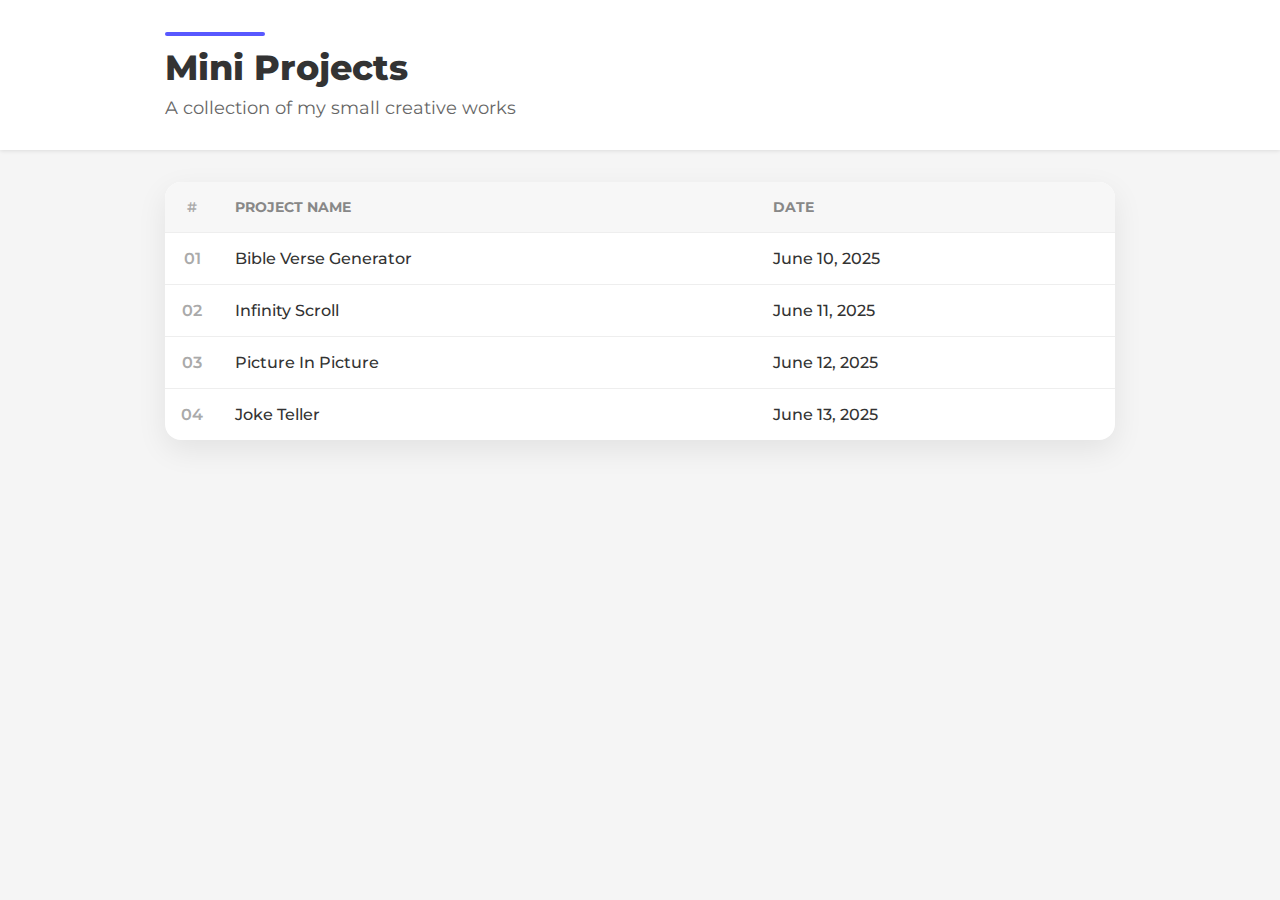
<file: index.html>
<html lang="en">
<head>
    <meta charset="UTF-8">
    <meta name="viewport" content="width=device-width, initial-scale=1.0">
    <title>Mini Projects</title>
    <link rel="stylesheet" href="style.css">
</head>
<body>

    <header>
        <div>
            <hr>
            <h1>Mini Projects</h1>
            <p>A collection of my small creative works</p>
        </div>
    </header>

    <main>
        <table>
            <thead>
                <tr>
                    <th>#</th>
                    <th>Project Name</th>
                    <th>Date</th>
                </tr>
            </thead>
            <tbody>
                <tr data-href="Bible_Verse_Generator">
                    <td data-label="#">01</td>
                    <td data-label="Project Name">Bible Verse Generator</td>
                    <td data-label="Date">June 10, 2025</td>
                </tr>
                <tr data-href="Infinity_Scroll/">
                    <td data-label="#">02</td>
                    <td data-label="Project Name">Infinity Scroll</td>
                    <td data-label="Date">June 11, 2025</td>
                </tr>
                <tr data-href="Picture_In_Picture/">
                    <td data-label="#">03</td>
                    <td data-label="Project Name">Picture In Picture</td>
                    <td data-label="Date">June 12, 2025</td>
                </tr>
                <tr data-href="Joke_Teller/">
                    <td data-label="#">04</td>
                    <td data-label="Project Name">Joke Teller</td>
                    <td data-label="Date">June 13, 2025</td>
                </tr>
            </tbody>
        </table>
    </main>

    <script src="script.js"></script>
</body>
</html>
</file>
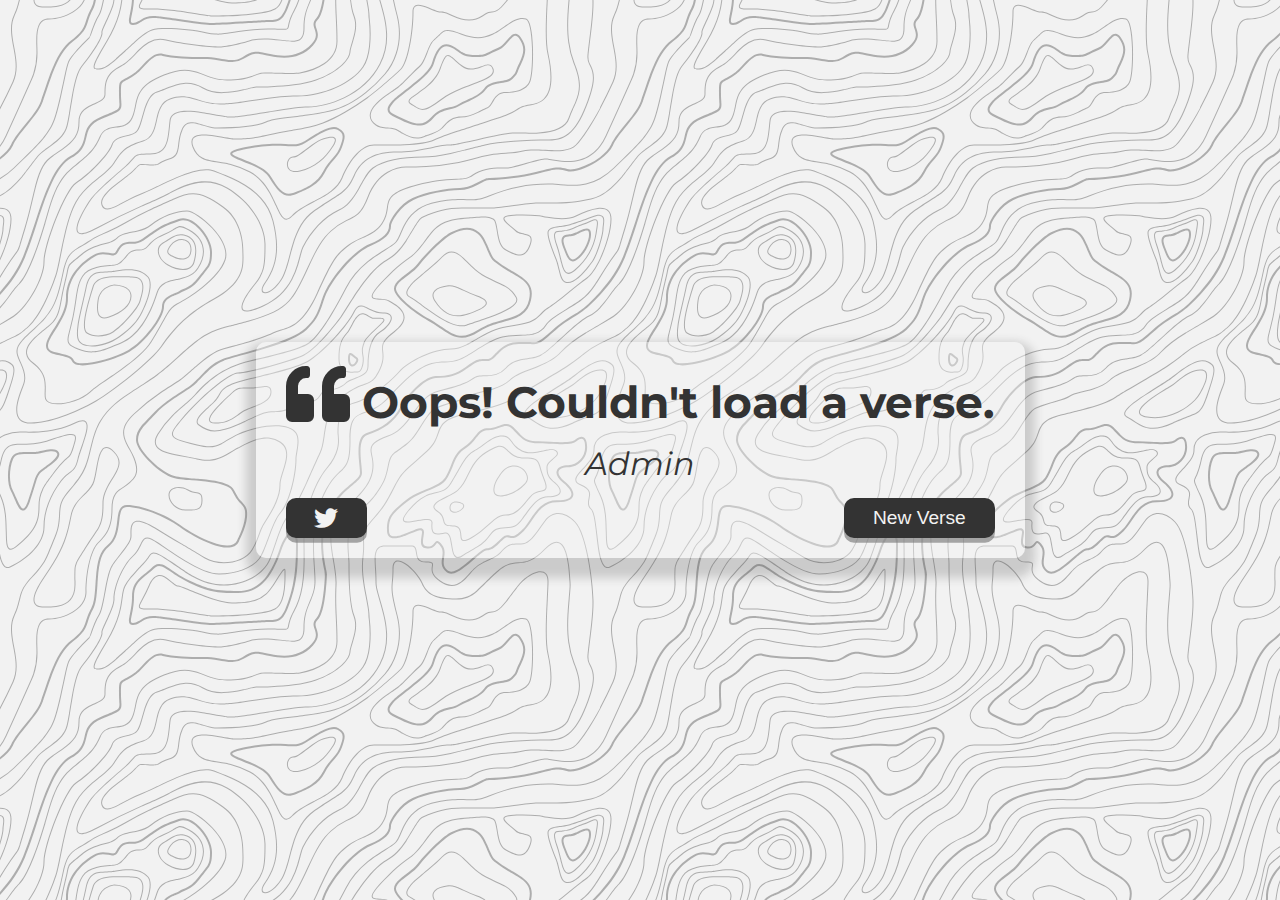
<file: Bible_Verse_Generator/index.html>
<html lang="en">
<head>
    <meta charset="UTF-8">
    <meta name="viewport" content="width=device-width, initial-scale=1.0">
    <title>Bible Verse Generator</title>
    <link rel="stylesheet" href="https://cdnjs.cloudflare.com/ajax/libs/font-awesome/5.15.3/css/all.min.css">
    <link rel="stylesheet" href="style.css">
</head>
<body>
    <div class="verse-container" id="verse-container">
        <!-- Verse -->
        <div class="verse-text">
            <i class="fas fa-quote-left" id="quote-symbol"></i>
            <span id="verse"></span>
        </div>
        <!-- Author -->
        <div class="verse-author">  
            <span id="author"></span>
        </div>
        <!-- Buttons -->
        <div class="button-container">
            <button class="twitter-button" id="twitter" title="Tweet This!">
                <i class="fab fa-twitter"></i>
            </button>
            <button id="new-verse">New Verse</button>
        </div>
    </div>

    <!-- loader -->
    <div class="loader" id="loader"></div>
    <!-- script -->
    <script src="script.js"></script>
</body>
</html>
</file>
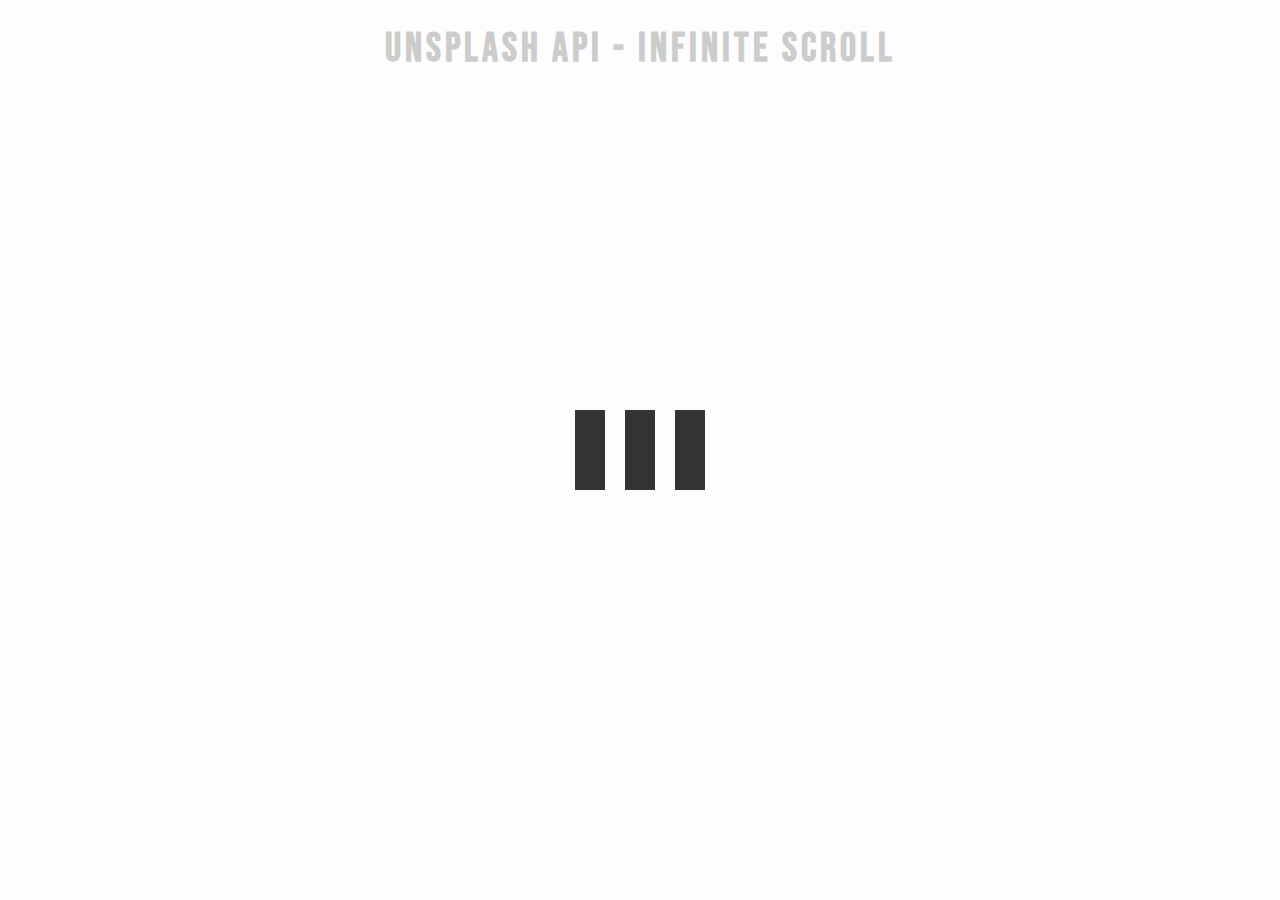
<file: Infinity_Scroll/index.html>
<html lang="en">
<head>
    <meta charset="UTF-8">
    <meta name="viewport" content="width=device-width, initial-scale=1.0">
    <title>Infinite Scroll</title>
    <link rel="stylesheet" href="style.css">
</head>
<body>
    
    <h1>Unsplash API - Infinite Scroll</h1>

    <!-- loader -->
    <div class="loader" id="loader">
        <img src="loader.svg" alt="loading">
    </div>

    <!-- image container -->
    <div class="image-container" id="image-container">
        <!-- Images will be dynamically inserted here --> 
    </div>

    <script src="script.js"></script>
</body>
</html>
</file>
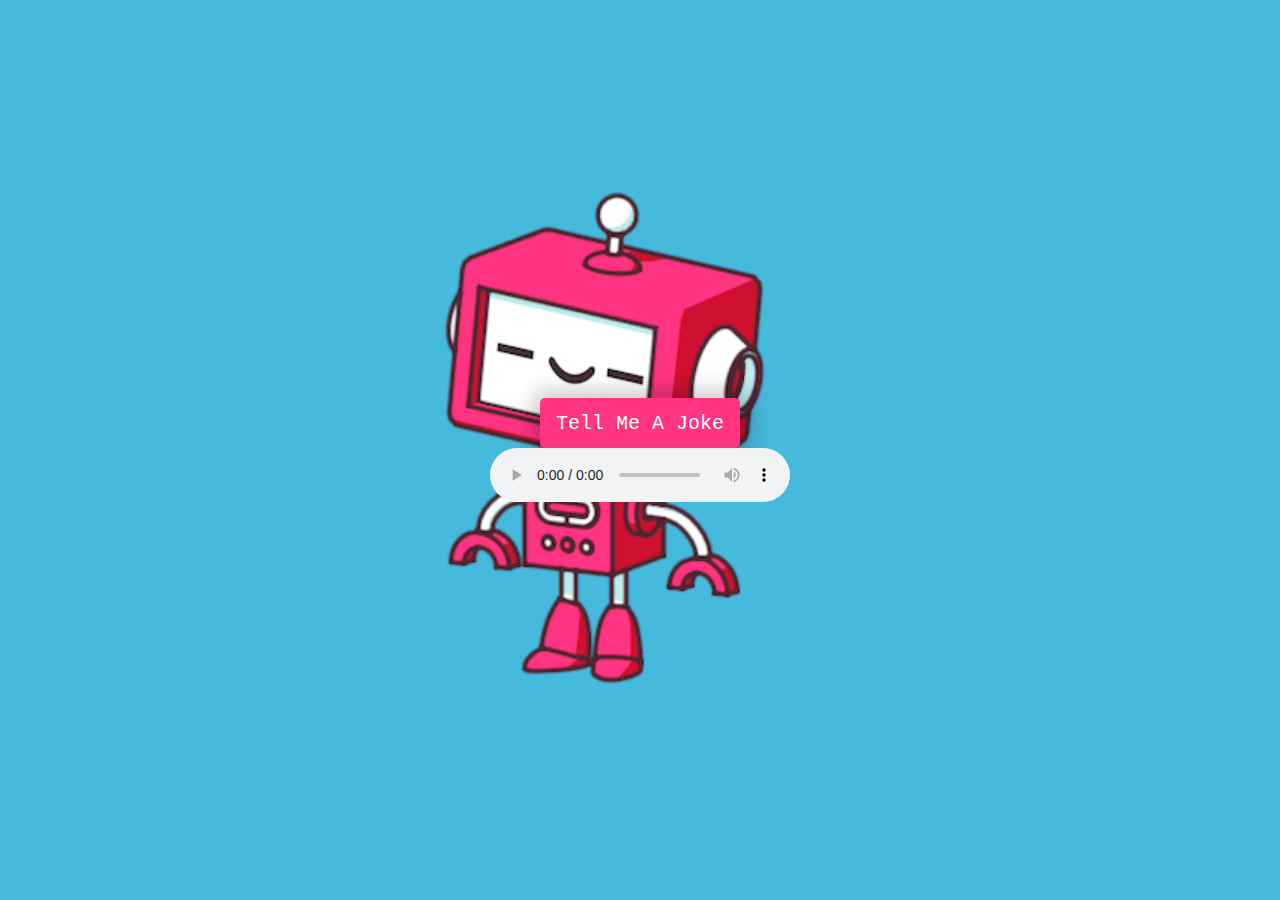
<file: Joke_Teller/index.html>
<!DOCTYPE html>
<html lang="en">
<head>
    <meta charset="UTF-8">
    <meta name="viewport" content="width=device-width, initial-scale=1.0">
    <title>Joke Teller</title>
    <link rel="stylesheet" href="style.css">
</head>
<body>
    <div class="container">
        <button id="button">Tell Me A Joke</button>
        <audio id="audio" controls></audio>
    </div>
    <script src="voiceRSS.js"></script>
    <script src="script.js"></script>
</body>
</html>
</file>
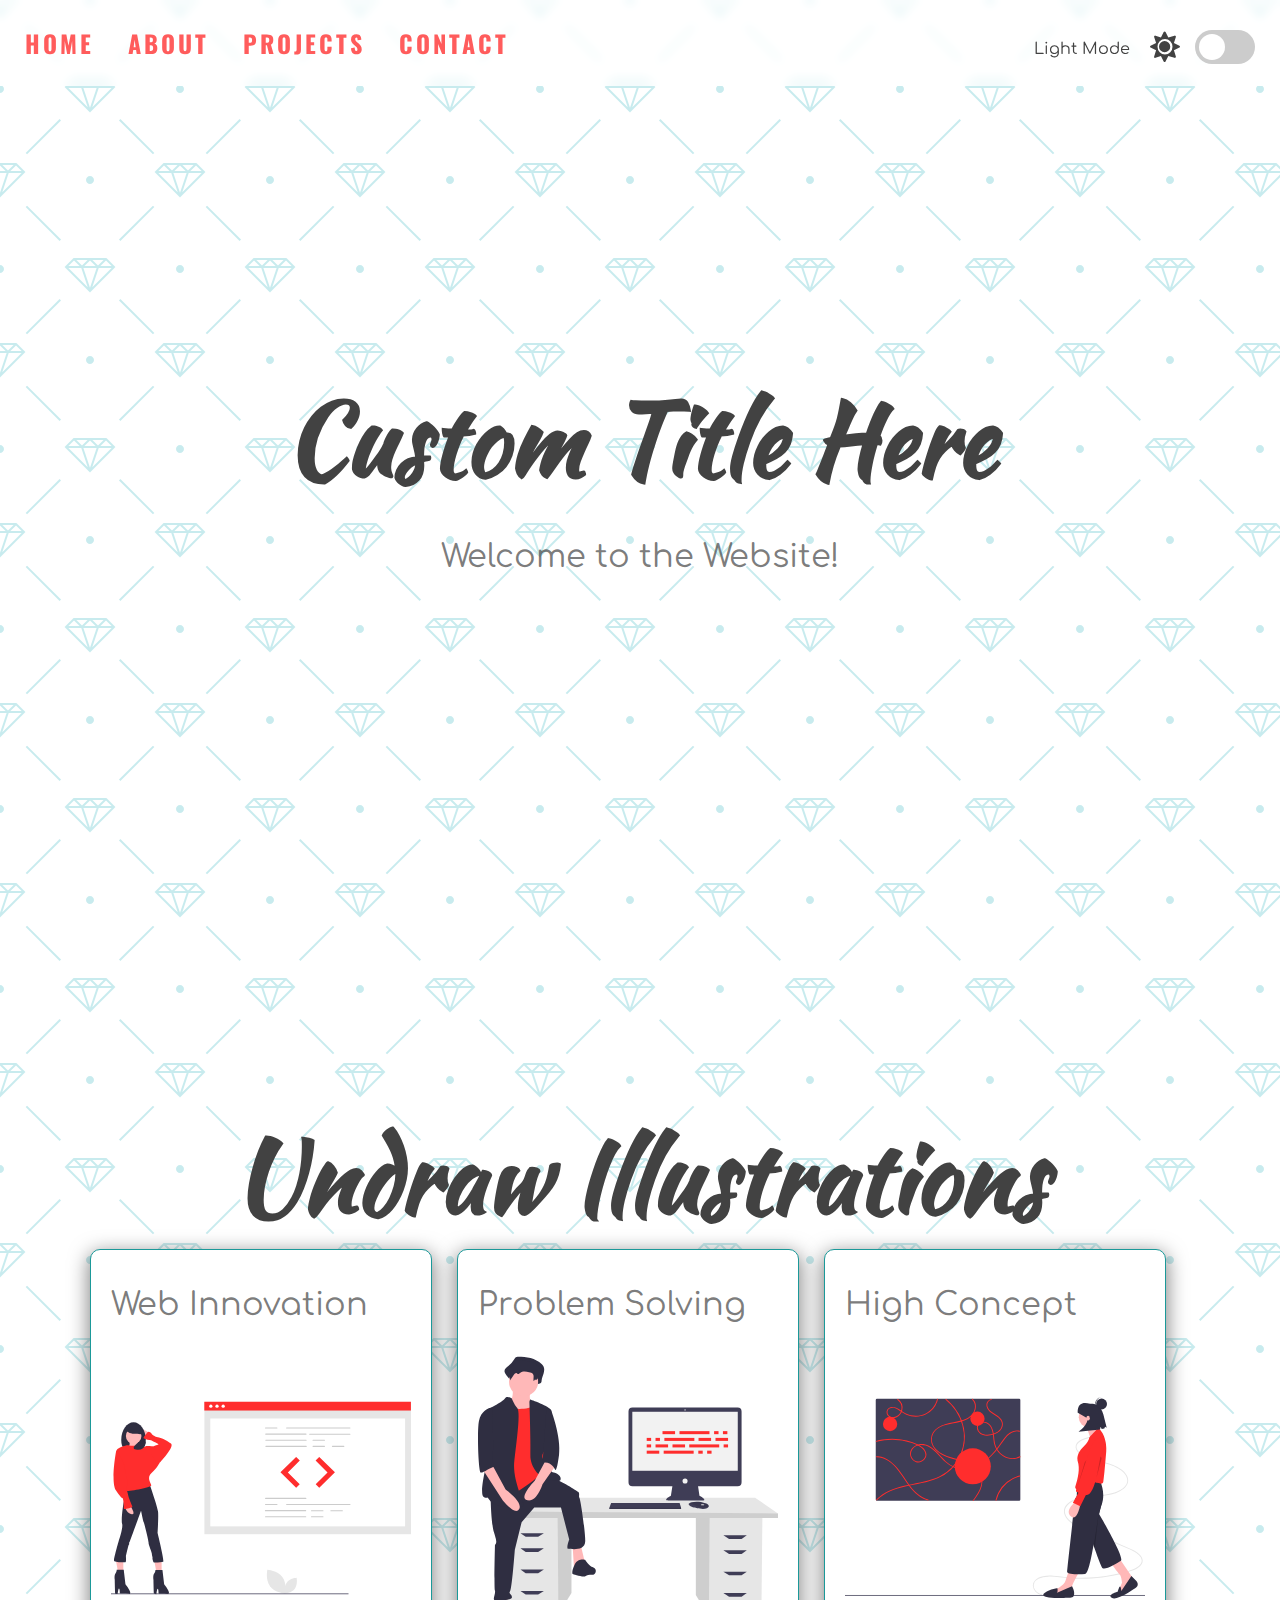
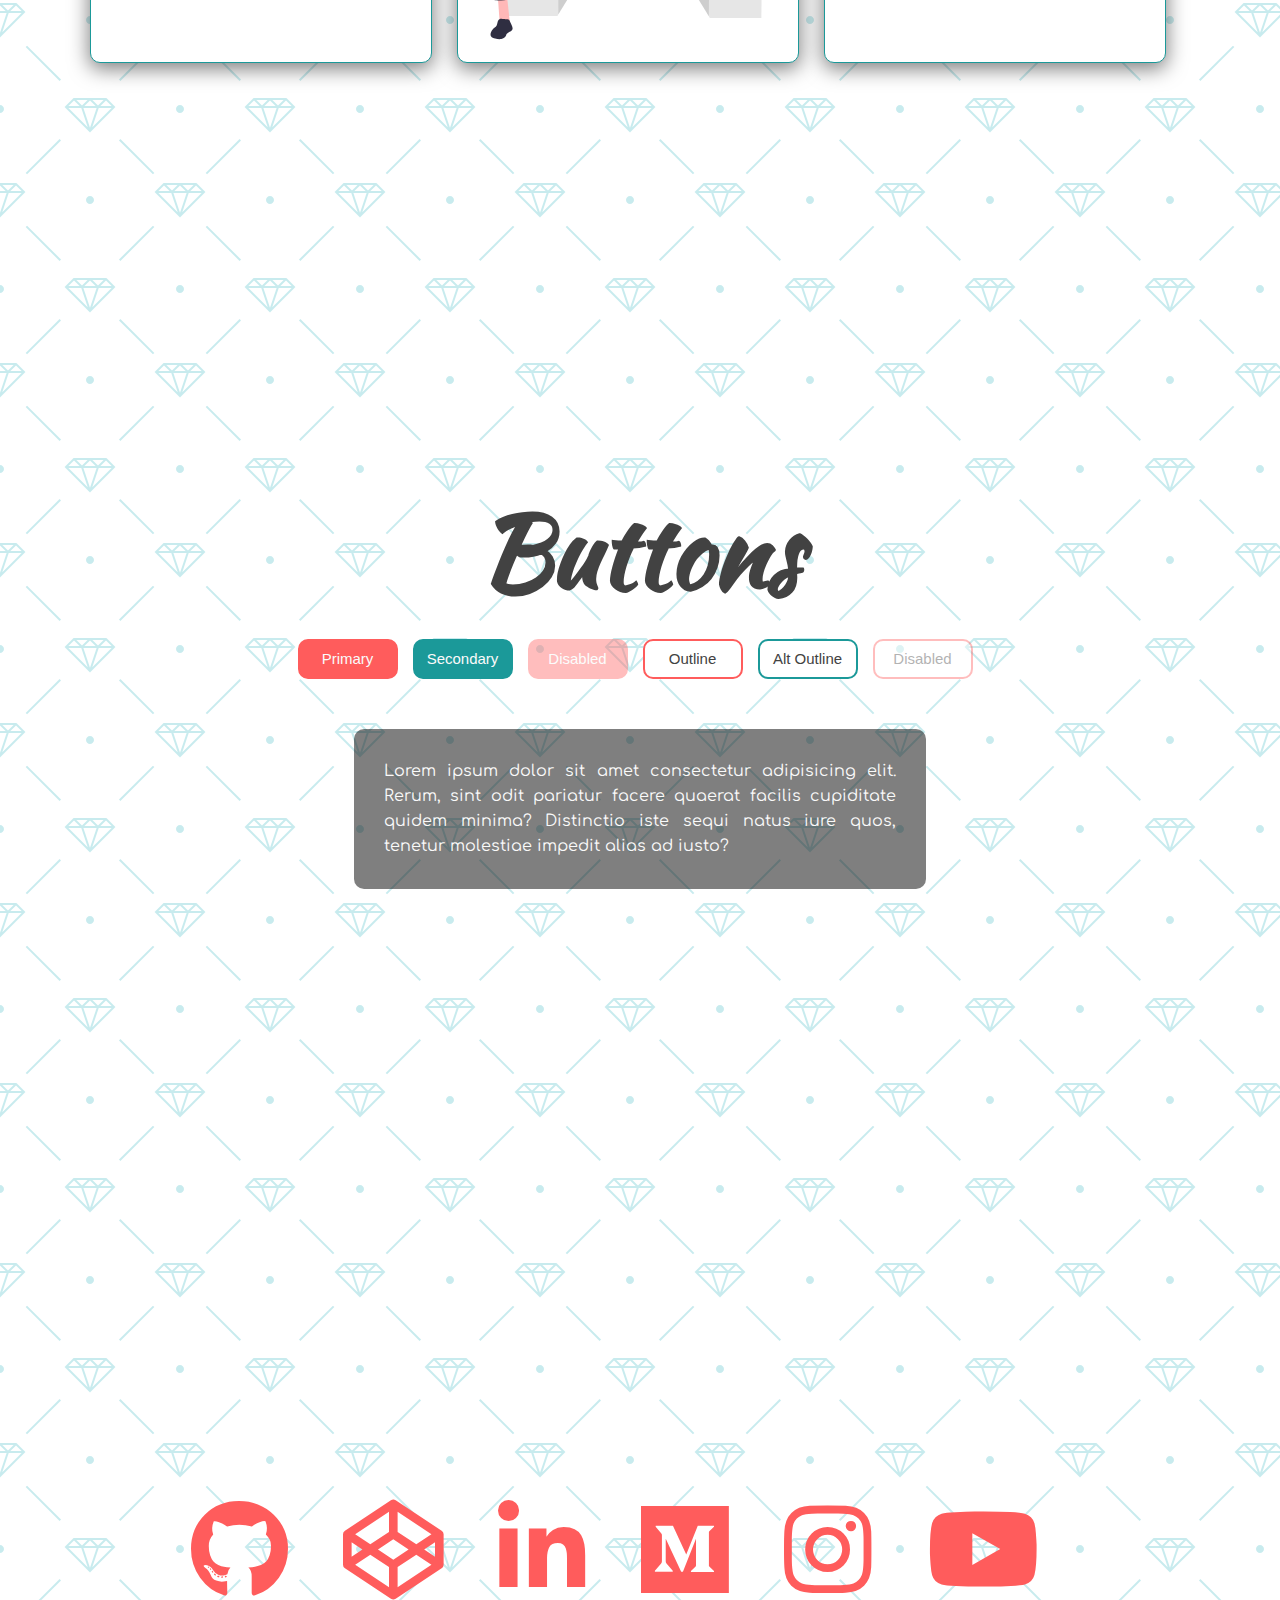
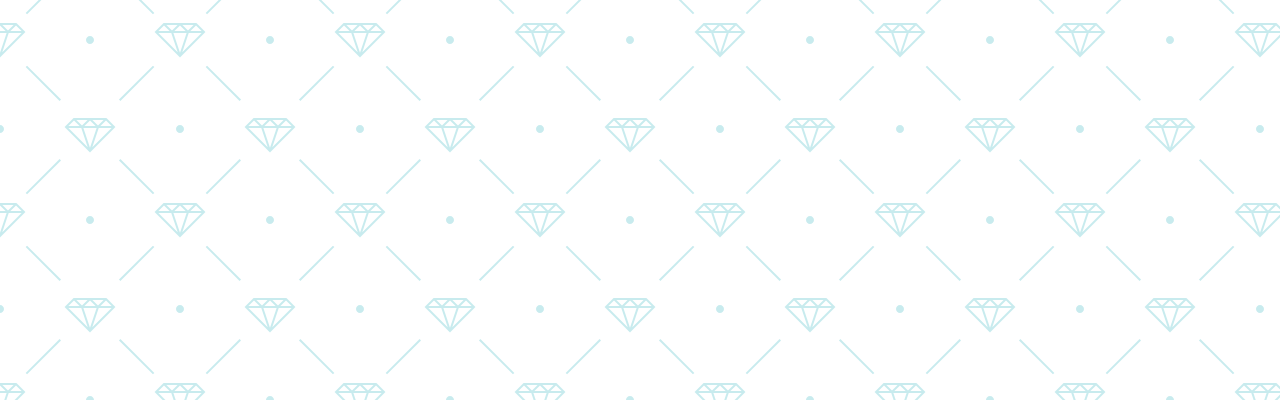
<file: Light_Dark_Mode/index.html>
<!DOCTYPE html>
<html lang="en">
<head>
    <meta charset="UTF-8">
    <meta name="viewport" content="width=device-width, initial-scale=1.0">
    <title>Template</title>
    <link rel="stylesheet" href="https://cdnjs.cloudflare.com/ajax/libs/font-awesome/5.10.2/css/all.min.css"/>
    <link rel="stylesheet" href="style.css">
</head>
<body>
    <div class="theme-switch-wrapper">
        <span id="toggle-icon">
            <span class="toggle-text">Light Mode</span>
            <i class="fas fa-sun"></i>
        </span>
        <label class="theme-switch">
            <input type="checkbox">
            <div class="slider round"></div>
        </label>
    </div>

    <nav id="nav">
        <a href="#home">HOME</a>
        <a href="#about">ABOUT</a>
        <a href="#projects">PROJECTS</a>
        <a href="#contact">CONTACT</a>        
    </nav>

    <section id="home">
        <div class="title-group">
            <h1>Custom Title Here</h1>
            <h2>Welcome to the Website!</h2>
        </div>
    </section>

    <section id="about">
        <h1>Undraw Illustrations</h1>
        <div class="about-container">
            <div class="image-container">
                <h2>Web Innovation</h2>
                <img src="img/undraw_proud_coder_light.svg" alt="Proud Coder" id="image1">
            </div>
            <div class="image-container">
                <h2>Problem Solving</h2>
                <img src="img/undraw_feeling_proud_light.svg" alt="Proud Coder  " id="image2">
            </div>
            <div class="image-container">
                <h2>High Concept</h2>
                <img src="img/undraw_conceptual_idea_light.svg" alt="Proud Idea" id="image3">
            </div>
        </div>
    </section>

    <section id="projects">
        <h1>Buttons</h1>
        <div class="buttons">
            <button class="primary">Primary</button>
            <button class="secondary">Secondary</button>
            <button class="primary" disabled>Disabled</button>
            <button class="outline">Outline</button>
            <button class="secondary outline">Alt Outline</button>
            <button class="outline" disabled>Disabled</button>
        </div>
        <div class="text-box" id="text-box">
            <p>Lorem ipsum dolor sit amet consectetur adipisicing elit. Rerum, sint odit pariatur facere quaerat facilis cupiditate quidem minima? Distinctio iste sequi natus iure quos, tenetur molestiae impedit alias ad iusto?</p>

        </div>
    </section>

    <section id="contact">
        <div class="social-icons">
            <i class="fab fa-github"></i>
            <i class="fab fa-codepen"></i>
            <i class="fab fa-linkedin-in"></i>
            <i class="fab fa-medium"></i>
            <i class="fab fa-instagram"></i>
            <i class="fab fa-youtube"></i>
        </div>
    </section>

    <!-- Script -->
    <script src="script.js"></script>
</body>
</html>
</file>
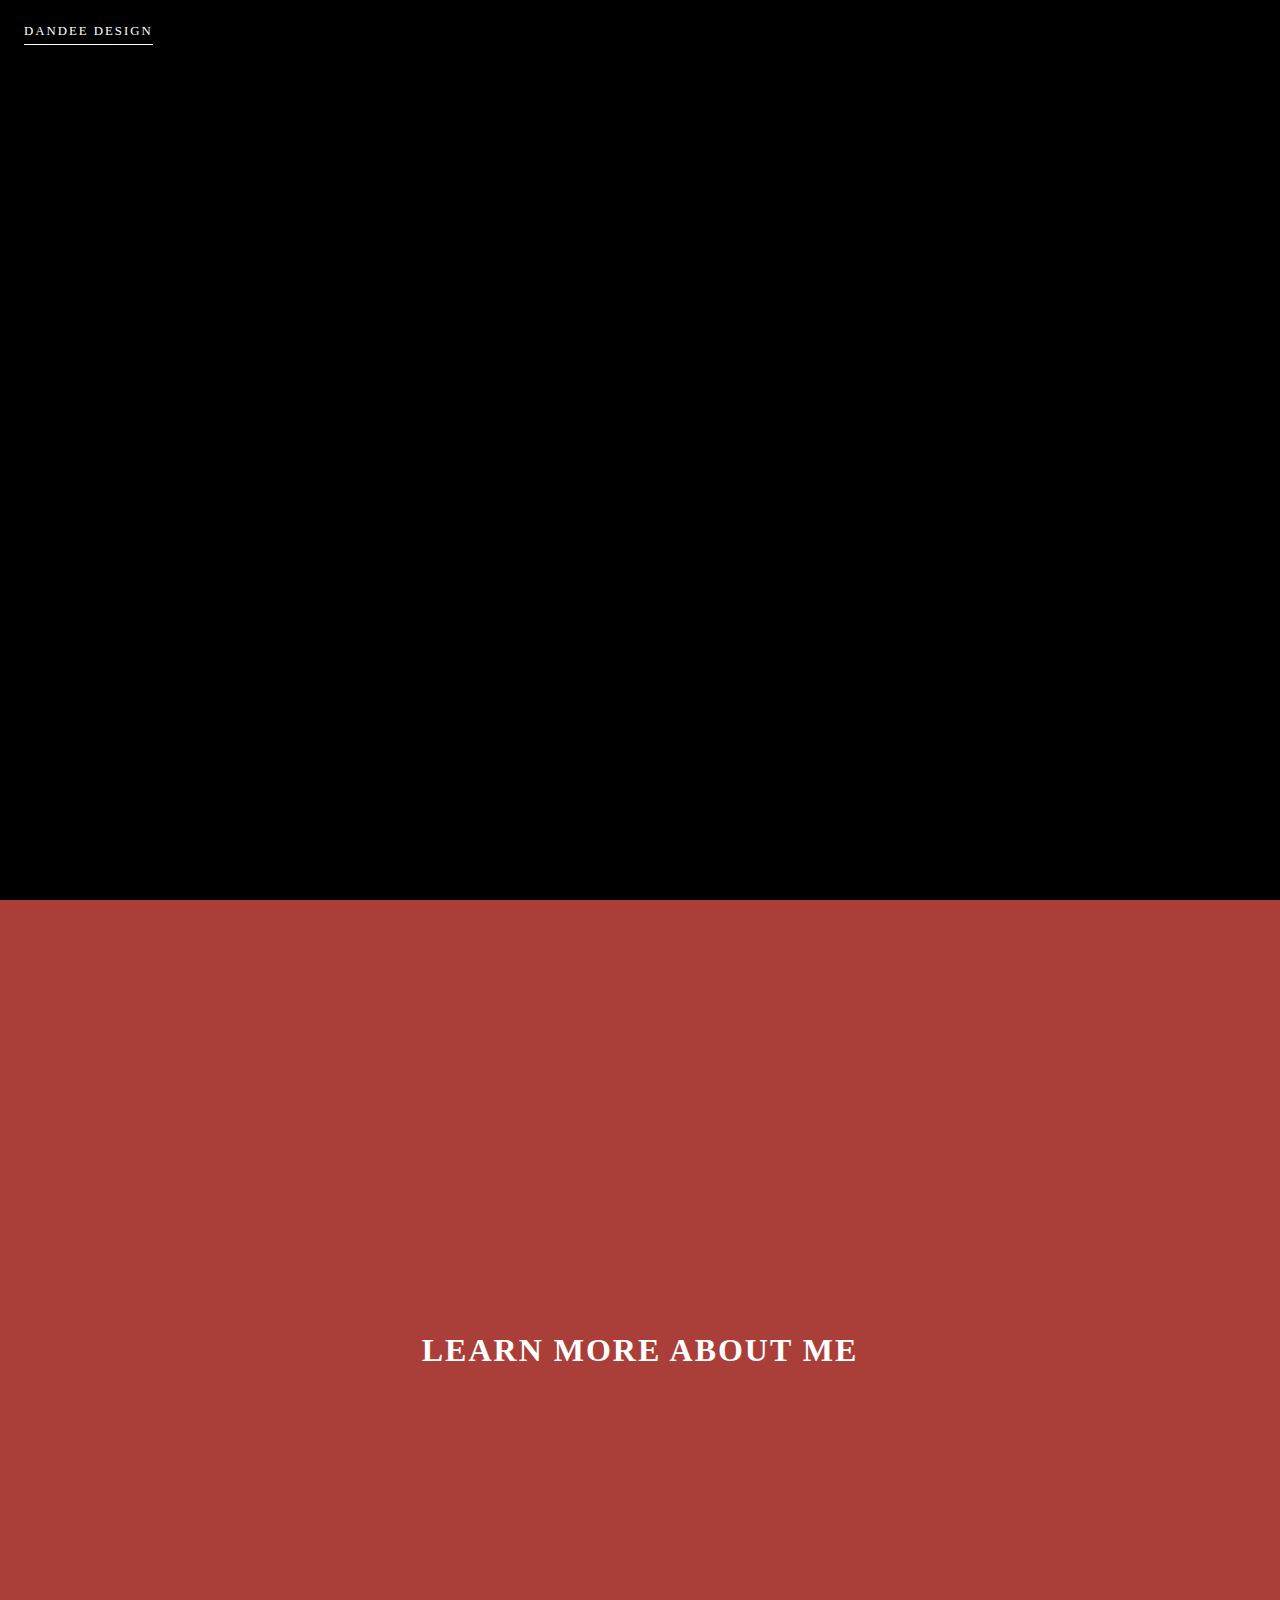
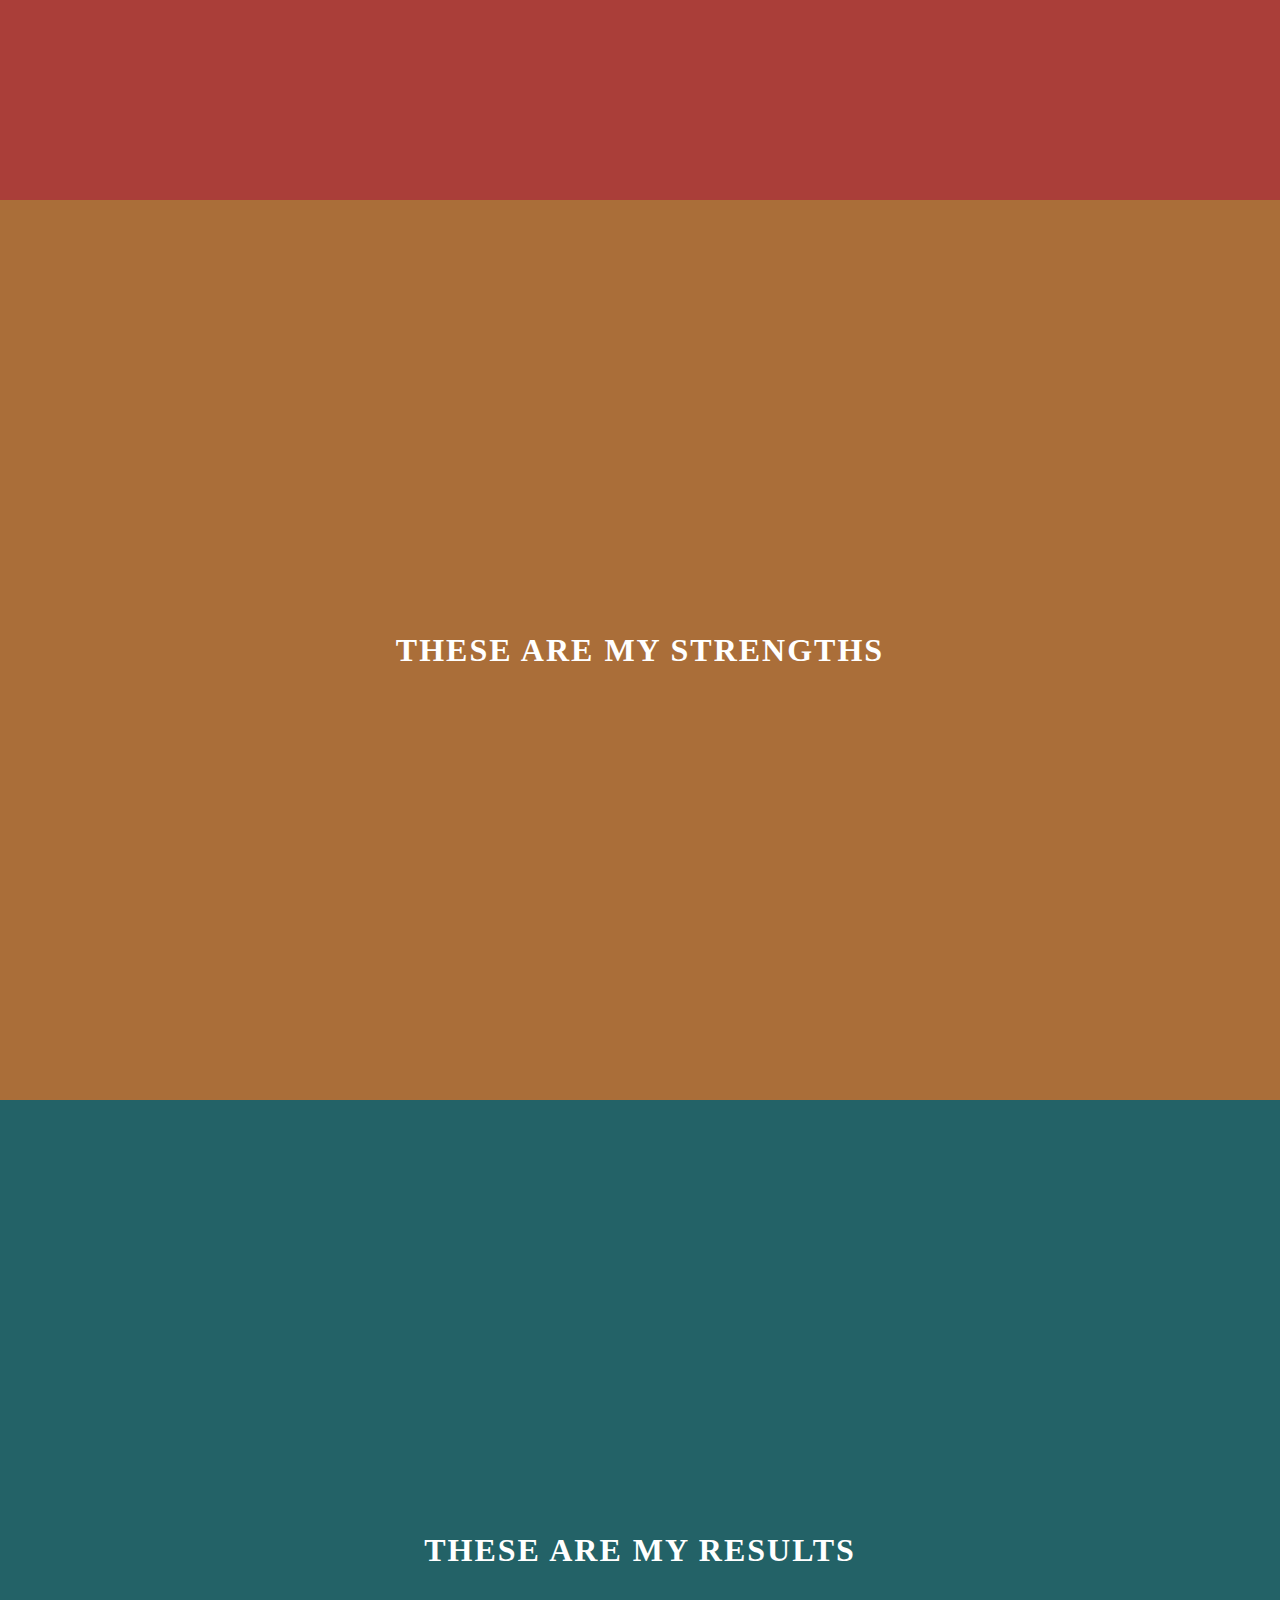
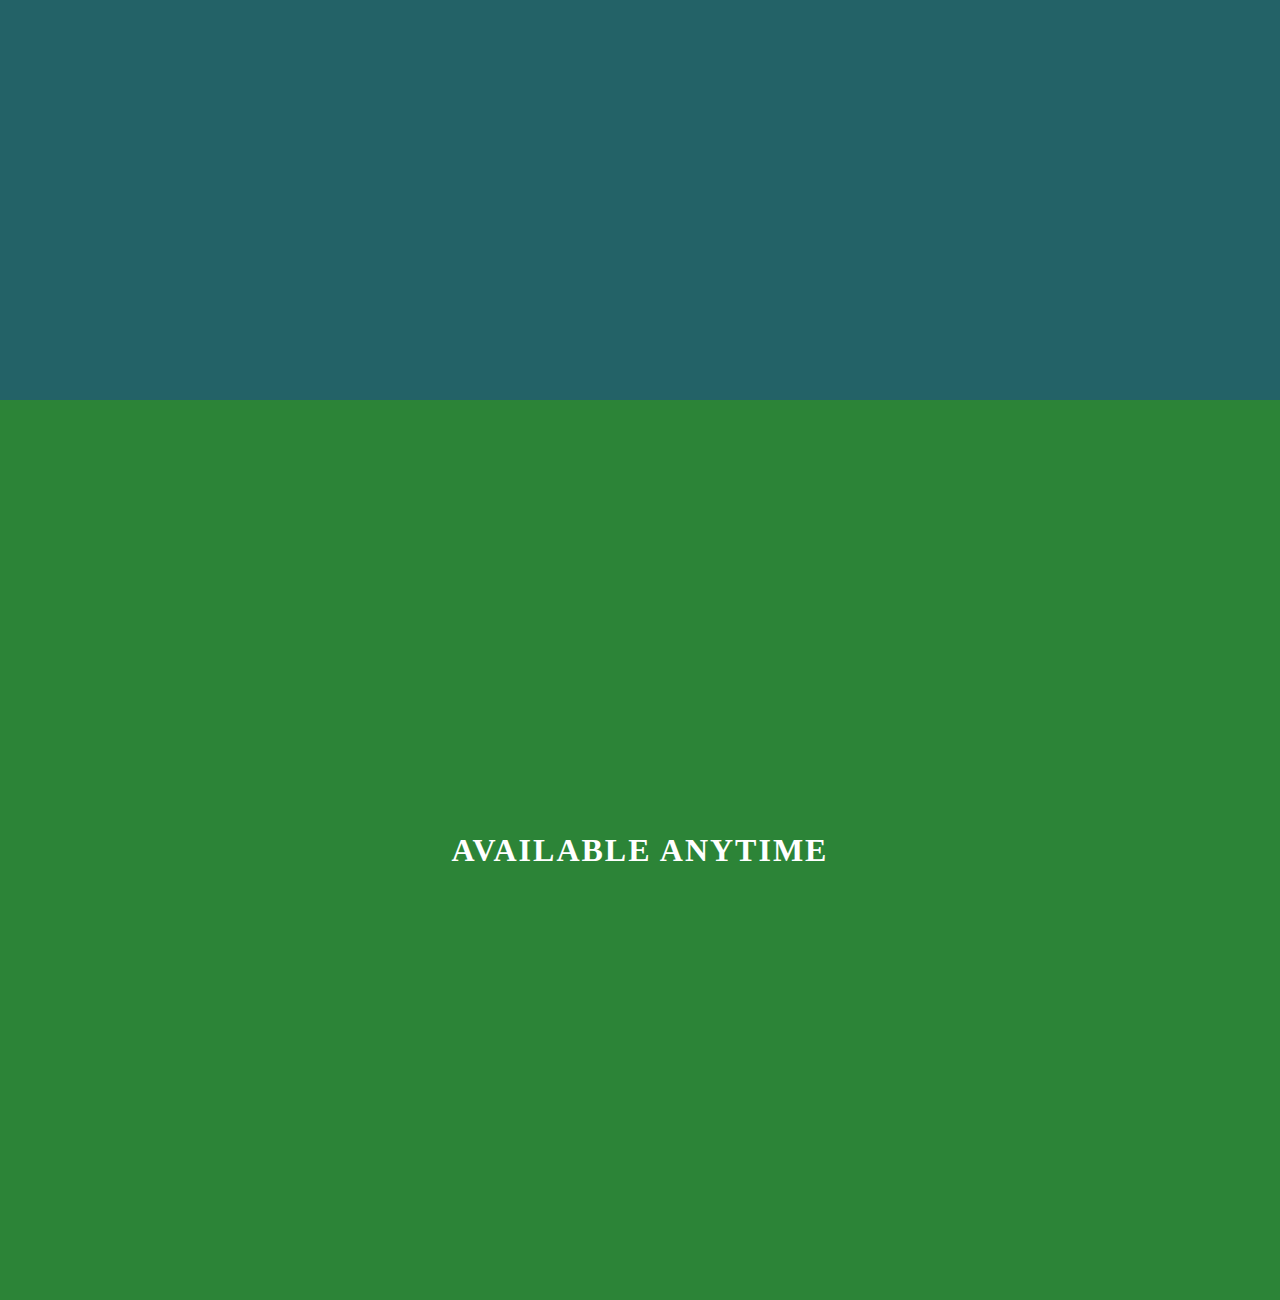
<file: Navigation_Nation/index.html>
<!DOCTYPE html>
<html lang="en">
<head>
  <meta charset="UTF-8">
  <meta name="viewport" content="width=device-width, initial-scale=1.0">
  <title>Animated Navigation</title>
  <link rel="stylesheet" href="style.css">
</head>
<body>
  <!-- Sections -->
  <section id="home"><a href="https://jacinto.design" target="_blank">Dandee Design</a></section>
  <section id="about"><h1>Learn More About Me</h1></section>
  <section id="skills"><h1>These Are My Strengths</h1></section>
  <section id="projects"><h1>These Are My Results</h1></section>
  <section id="contact"><h1>Available Anytime</h1></section>
  <!-- Script -->
  <script src="script.js"></script>
</body>
</html>
</file>
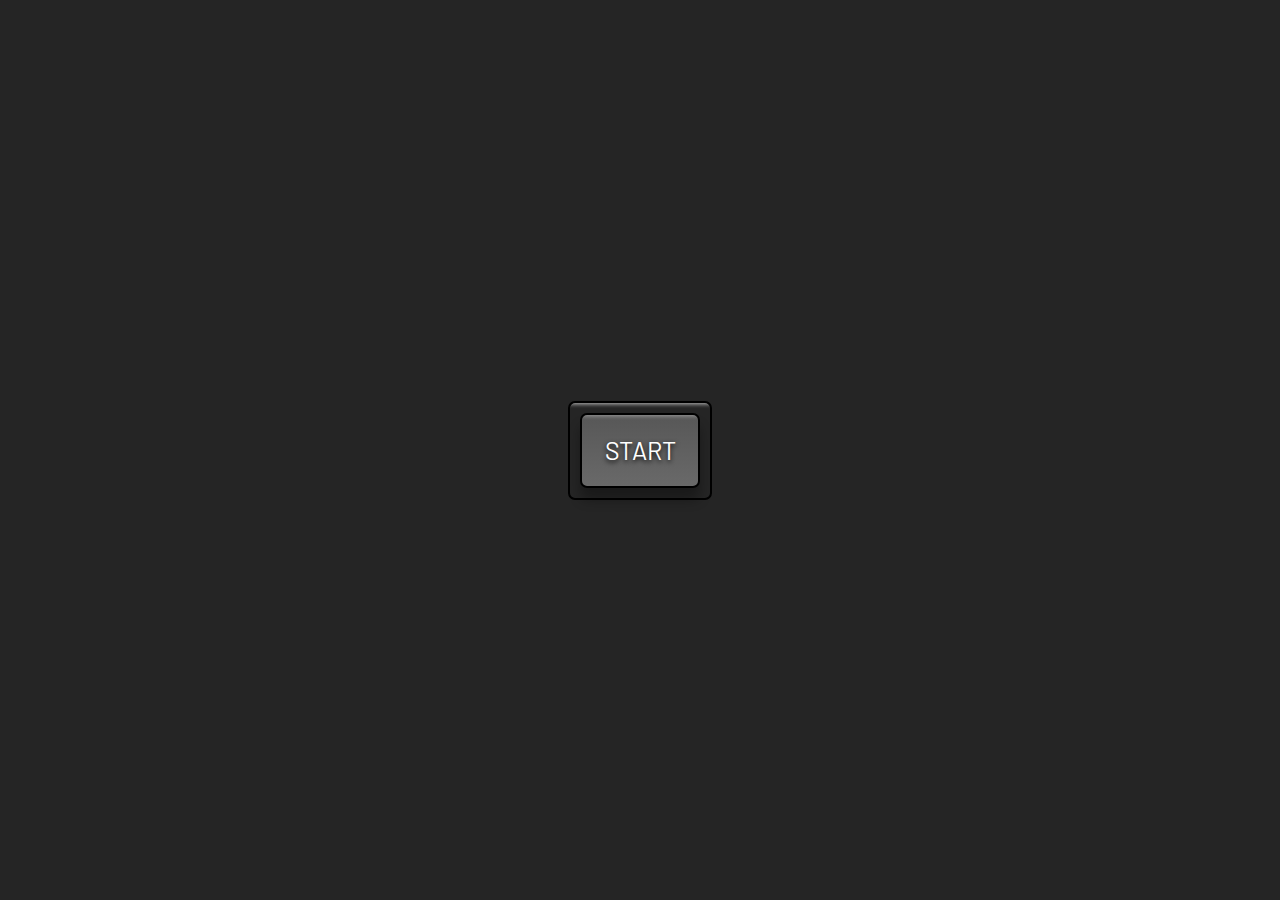
<file: Picture_In_Picture/index.html>
<html lang="en">
<head>
    <meta charset="UTF-8">
    <meta name="viewport" content="width=device-width, initial-scale=1.0">
    <title>Picture in Picture</title>
    <link rel="stylesheet" href="style.css">
</head>
<body>

    <!-- video -->
    <video id="video" controls height="360" width="640" hidden></video>
    <!-- button -->
    <div class="button-container">
        <button id="button">START</button>
    </div>
    <script src="script.js"></script>
</body>
</html>
</file>
<file: style.css>
@import url('https://fonts.googleapis.com/css2?family=Montserrat:ital,wght@0,100..900;1,100..900&display=swap');

html {
    box-sizing: border-box;
    font-size: 16px;
}

*, *::before, *::after {
    box-sizing: inherit;
}

body {
    margin: 0;
    padding: 0;
    min-height: 100vh;
    font-family: 'Montserrat', sans-serif;
    background-color: #f5f5f5;
    color: #333;
    display: flex;
    flex-direction: column;
    align-items: center;
}

header {
    width: 100%;
    background-color: #fff;
    box-shadow: 0 1px 4px rgba(0, 0, 0, 0.1);
    padding: 2rem 1rem;
    display: flex;
    justify-content: center;
}

header > div {
    width: 100%;
    max-width: 950px;
    text-align: left;
}

header hr {
    margin: 0;
    width: 100px;
    height: 4px;
    background-color: #5858ff;
    border-radius: 10px;
    border: none;
    margin-bottom: 10px;
}

header h1 {
    font-size: 2.2rem;
    margin: 0;
    font-weight: 800;
}

header p {
    font-size: 1.1rem;
    margin: 0.5rem 0 0 0;
    color: #666;
}

/* Table Container */
main {
    padding: 2rem;
    width: 100%;
    display: flex;
    justify-content: center;
}

table {
    width: 100%;
    max-width: 950px;
    background-color: white;
    border-collapse: collapse;
    border-radius: 16px;
    overflow: hidden;
    box-shadow: 0 10px 30px rgba(0, 0, 0, 0.08);
}

thead {
    background-color: #f7f7f7;
    text-transform: uppercase;
    font-weight: 600;
    font-size: 0.875rem;
    color: #888;
}

thead th {
    padding: 1rem;
    text-align: left;
}

tbody tr {
    border-top: 1px solid #eee;
    transition: background-color 0.2s ease-in-out;
}

tbody tr:hover {
    background-color: #f9f9f9;
    td {
        color: #5858ff;
        transition: color 0.2s ease-in-out;
    }
}

tbody td {
    padding: 1rem;
    font-weight: 500;
    color: #333;
}

td:first-child, th:first-child {
    text-align: center;
    width: 50px;
    color: #aaa;
    font-weight: 600;
}


@media screen and (max-width: 768px) {
    table {
        font-size: 0.95rem;
        background-color: transparent;
    }

    thead {
        display: none;
    }

    tbody tr {
        display: block;
        margin-bottom: 1.2rem;
        background: #fff;
        border-radius: 14px;
        box-shadow: 0 2px 12px rgba(88, 88, 255, 0.07), 0 1.5px 0 #e0e0e0;
        border: 1px solid #ececec;
        overflow: hidden;
        padding: 0.5rem 0;
        position: relative;
    }

    tbody td {
        display: flex;
        align-items: center;
        justify-content: space-between;
        padding: 0.85rem 1.2rem;
        border: none;
        border-bottom: 1px solid #f0f0f0;
        background: none;
        font-size: 1rem;
    }

    tbody td:last-child {
        border-bottom: none;
    }

    tbody td::before {
        content: attr(data-label);
        font-weight: 600;
        color: #888;
        text-transform: uppercase;
        flex: 0 0 45%;
        margin-right: 1rem;
    }

    td:first-child {
        text-align: left;
        font-weight: 700;
        font-size: 1.1em;
        border-radius: 8px 8px 0 0;
        background: none;
        margin-bottom: 0.2rem;
    }

    tbody tr:not(:last-child) {
        box-shadow: 0 2px 12px rgba(88, 88, 255, 0.07), 0 1.5px 0 #e0e0e0;
    }

    tbody tr::before {
        content: '';
        display: block;
        position: absolute;
        left: 0;
        top: 0;
        height: 100%;
        width: 4px;
        background: #5858ff;
        border-radius: 14px 0 0 14px;
        opacity: 0.12;
    }
}
</file>
<file: Bible_Verse_Generator/style.css>
@import url('https://fonts.googleapis.com/css2?family=Montserrat:ital,wght@0,100..900;1,100..900&display=swap');

html {
    box-sizing: border-box;
}

body {
    margin: 0;
    min-height: 100vh;
    background-color: #f2f2f2;
    background-image: url("data:image/svg+xml,%3Csvg xmlns='http://www.w3.org/2000/svg' width='600' height='600' viewBox='0 0 600 600'%3E%3Cpath fill='%23333333' fill-opacity='0.36' d='M600 325.1v-1.17c-6.5 3.83-13.06 7.64-14.68 8.64-10.6 6.56-18.57 12.56-24.68 19.09-5.58 5.95-12.44 10.06-22.42 14.15-1.45.6-2.96 1.2-4.83 1.9l-4.75 1.82c-9.78 3.75-14.8 6.27-18.98 10.1-4.23 3.88-9.65 6.6-16.77 8.84-1.95.6-3.99 1.17-6.47 1.8l-6.14 1.53c-5.29 1.35-8.3 2.37-10.54 3.78-3.08 1.92-6.63 3.26-12.74 5.03a384.1 384.1 0 0 1-4.82 1.36c-2.04.58-3.6 1.04-5.17 1.52a110.03 110.03 0 0 0-11.2 4.05c-2.7 1.15-5.5 3.93-8.78 8.4a157.68 157.68 0 0 0-6.15 9.2c-5.75 9.07-7.58 11.74-10.24 14.51a50.97 50.97 0 0 1-4.6 4.22c-2.33 1.9-10.39 7.54-11.81 8.74a14.68 14.68 0 0 0-3.67 4.15c-1.24 2.3-1.9 4.57-2.78 8.87-2.17 10.61-3.52 14.81-8.2 22.1-4.07 6.33-6.8 9.88-9.83 12.99-.47.48-.95.96-1.5 1.48l-3.75 3.56c-1.67 1.6-3.18 3.12-4.86 4.9a42.44 42.44 0 0 0-9.89 16.94c-2.5 8.13-2.72 15.47-1.76 27.22.47 5.82.51 6.36.51 8.18 0 10.51.12 17.53.63 25.78.24 4.05.56 7.8.97 11.22h.9c-1.13-9.58-1.5-21.83-1.5-37 0-1.86-.04-2.4-.52-8.26-.94-11.63-.72-18.87 1.73-26.85a41.44 41.44 0 0 1 9.65-16.55c1.67-1.76 3.18-3.27 4.83-4.85.63-.6 3.13-2.96 3.75-3.57a71.6 71.6 0 0 0 1.52-1.5c3.09-3.16 5.86-6.76 9.96-13.15 4.77-7.42 6.15-11.71 8.34-22.44.86-4.21 1.5-6.4 2.68-8.6.68-1.25 1.79-2.48 3.43-3.86 1.38-1.15 9.43-6.8 11.8-8.72 1.71-1.4 3.26-2.81 4.7-4.3 2.72-2.85 4.56-5.54 10.36-14.67a156.9 156.9 0 0 1 6.1-9.15c3.2-4.33 5.9-7.01 8.37-8.07 3.5-1.5 7.06-2.77 11.1-4.02a233.84 233.84 0 0 1 7.6-2.2l2.38-.67c6.19-1.79 9.81-3.16 12.98-5.15 2.14-1.33 5.08-2.33 10.27-3.65l6.14-1.53c2.5-.63 4.55-1.2 6.52-1.82 7.24-2.27 12.79-5.06 17.15-9.05 4.05-3.72 9-6.2 18.66-9.9l4.75-1.82c1.87-.72 3.39-1.31 4.85-1.91 10.1-4.15 17.07-8.32 22.76-14.4 6.05-6.45 13.95-12.4 24.49-18.92 1.56-.96 7.82-4.6 14.15-8.33v-64.58c-4 8.15-8.52 14.85-12.7 17.9-2.51 1.82-5.38 4.02-9.04 6.92a1063.87 1063.87 0 0 0-6.23 4.98l-1.27 1.02a2309.25 2309.25 0 0 1-4.87 3.9c-7.55 6-12.9 10.05-17.61 13.19-3.1 2.06-3.86 2.78-8.06 7.13-5.84 6.07-11.72 8.62-29.15 10.95-11.3 1.5-20.04 4.91-30.75 11.07-1.65.94-7.27 4.27-6.97 4.1-2.7 1.58-4.69 2.69-6.64 3.66-5.63 2.8-10.47 4.17-15.71 4.17-17.13 0-41.44 11.51-51.63 22.83-12.05 13.4-31.42 27.7-45.25 31.16-7.4 1.85-11.85 7.05-14.04 14.69-1.26 4.4-1.58 8.28-1.58 13.82 0 .82.01.98.24 3.63.45 5.18.35 8.72-.77 13.26-1.53 6.2-4.89 12.6-10.59 19.43-13.87 16.65-22.88 46.58-22.88 71.68 0 2.39.02 4.26.06 8.75.12 10.8.1 15.8-.22 21.95-.56 11.18-2.09 20.73-5 29.3h-1.05c2.94-8.56 4.49-18.12 5.05-29.35.31-6.13.34-11.1.22-21.9-.04-4.48-.06-6.36-.06-8.75 0-25.32 9.07-55.47 23.12-72.32 5.6-6.72 8.88-12.99 10.38-19.03 1.09-4.4 1.18-7.85.74-12.93-.23-2.7-.24-2.86-.24-3.72 0-5.62.32-9.57 1.62-14.1 2.28-7.95 6.97-13.44 14.76-15.39 13.6-3.4 32.82-17.59 44.75-30.84C409 360.14 433.58 348.5 451 348.5c5.07 0 9.77-1.33 15.26-4.07 1.93-.96 3.9-2.05 6.58-3.62-.3.18 5.33-3.16 6.98-4.11 10.82-6.21 19.66-9.67 31.11-11.2 17.23-2.3 22.9-4.75 28.57-10.64 4.25-4.41 5.04-5.16 8.22-7.28 4.68-3.11 10.01-7.14 17.55-13.14a1113.33 1113.33 0 0 0 4.86-3.89l1.28-1.02a4668.54 4668.54 0 0 1 6.23-4.98c3.67-2.9 6.55-5.12 9.07-6.95 4.37-3.19 9.16-10.56 13.29-19.4v66.9zm0-116.23c-.62.01-1.27.06-1.95.13-6.13.63-13.83 3.45-21.83 7.45-3.64 1.82-8.46 2.67-14.17 2.71-4.7.04-9.72-.47-14.73-1.33-1.7-.3-3.26-.61-4.67-.93a31.55 31.55 0 0 0-3.55-.57 273.4 273.4 0 0 0-16.66-.88c-10.42-.16-17.2.74-17.97 2.73-.38.97.6 2.55 3.03 4.87 1.01.97 2.22 2.03 4.04 3.55a1746.07 1746.07 0 0 0 4.79 4.02c1.39 1.2 3.1 1.92 5.5 2.5.7.16.86.2 2.64.54 3.53.7 5.03 1.25 6.15 2.63 1.41 1.76 1.4 4.54-.15 8.88-2.44 6.83-5.72 10.05-10.19 10.33-3.63.23-7.6-1.29-14.52-5.06-4.53-2.47-6.82-7.3-8.32-15.26-.17-.87-.32-1.78-.5-2.86l-.43-2.76c-1.05-6.58-1.9-9.2-3.73-10.11-.81-.4-1.59-.74-2.36-1-2.27-.77-4.6-1.02-8.1-.92-2.29.07-14.7 1-13.77.93-20.55 1.37-28.8 5.05-37.09 14.99a133.07 133.07 0 0 0-4.25 5.44l-2.3 3.09-2.51 3.32c-4.1 5.36-7.06 8.48-10.39 11.12-.65.52-1.33 1.04-2.13 1.62l-4.11 2.94a106.8 106.8 0 0 0-5.16 3.99c-4.55 3.74-9.74 8.6-16.25 15.38-8.25 8.58-11.78 13.54-11.7 15.95.07 1.65 1.64 2.11 6.79 2.38 1.61.09 2.15.12 2.98.2 2.95.24 5.09.73 6.81 1.68 7.48 4.15 11.63 7.26 13.95 11.58 3.3 6.15.8 12.88-8.89 20.26-8.28 6.3-11.1 10.37-11.31 14.96-.06 1.17 0 1.93.26 4.43.69 6.47.25 10.65-2.8 17.42a44.23 44.23 0 0 1-4.16 7.53c-2.82 3.97-5.47 5.74-10.6 7.69-.43.16-3.34 1.23-4.27 1.59-1.8.68-3.38 1.36-5.01 2.14-4.18 2-8.4 4.6-13.1 8.24-8.44 6.51-13.23 14.56-15.98 25.06-1.1 4.2-1.55 6.81-2.8 15.21-1.26 8.6-2.17 12.64-4.08 16.55-2.1 4.28-11.93 26.59-12.97 28.88a382.7 382.7 0 0 1-6.37 13.41c-4.07 8.11-7.61 14.07-10.73 17.81-5.38 6.46-8.98 14.37-13.77 28.42a810.14 810.14 0 0 0-1.89 5.6c-1.8 5.35-2.96 8.6-4.26 11.85-6.13 15.32-25.43 26.31-46.46 26.31-11.2 0-20.58-2.74-31.02-8.55-5.6-3.13-4.55-2.42-22.26-14.54-14.33-9.8-17.7-10.73-20.47-6.9-.37.5-1.81 2.74-1.83 2.77a52.24 52.24 0 0 1-4.94 5.9c-.73.79-5.52 5.87-6.97 7.45-2.38 2.6-4.3 4.81-5.98 6.93a45.6 45.6 0 0 0-5.08 7.66c-1.29 2.57-1.9 5.25-2.66 10.6a997.6 997.6 0 0 1-.46 3.18h-1l.47-3.32c.77-5.45 1.4-8.2 2.75-10.9a46.54 46.54 0 0 1 5.2-7.84c1.7-2.14 3.63-4.38 6.03-6.98 1.45-1.59 6.24-6.68 6.96-7.46a51.58 51.58 0 0 0 4.84-5.78s1.47-2.26 1.86-2.8c3.25-4.5 7.08-3.44 21.84 6.67 17.67 12.08 16.62 11.38 22.19 14.48 10.3 5.73 19.5 8.43 30.53 8.43 20.65 0 39.57-10.77 45.54-25.69a219.7 219.7 0 0 0 4.24-11.8 6752.32 6752.32 0 0 0 1.88-5.6c4.83-14.16 8.47-22.14 13.96-28.73 3.05-3.66 6.56-9.57 10.6-17.61 1.97-3.93 4.04-8.31 6.35-13.38 1.03-2.28 10.88-24.61 12.98-28.91 1.85-3.79 2.75-7.76 4-16.25 1.24-8.44 1.7-11.07 2.81-15.32 2.8-10.7 7.71-18.94 16.33-25.6a73.18 73.18 0 0 1 13.29-8.35c1.66-.8 3.27-1.48 5.08-2.18.94-.36 3.86-1.43 4.28-1.59 4.95-1.88 7.44-3.55 10.14-7.33 1.35-1.9 2.68-4.3 4.06-7.37 2.97-6.58 3.39-10.59 2.72-16.9a27.13 27.13 0 0 1-.27-4.58c.22-4.94 3.21-9.24 11.7-15.7 9.33-7.11 11.66-13.34 8.62-19-2.2-4.09-6.25-7.12-13.55-11.17-1.57-.88-3.6-1.33-6.42-1.57-.8-.07-1.34-.1-2.95-.19-5.77-.3-7.63-.85-7.72-3.34-.1-2.81 3.5-7.87 11.97-16.69 6.53-6.8 11.75-11.69 16.33-15.45 1.79-1.47 3.42-2.72 5.2-4.03l4.12-2.94c.79-.58 1.46-1.08 2.1-1.59 3.26-2.6 6.16-5.65 10.21-10.94a383.2 383.2 0 0 0 2.5-3.32l2.31-3.09c1.8-2.39 3.04-4 4.29-5.48 8.47-10.17 16.98-13.96 37.27-15.3-.44.02 12-.9 14.32-.98 3.62-.1 6.05.16 8.46.98.8.27 1.62.62 2.47 1.04 2.27 1.14 3.17 3.87 4.27 10.85l.44 2.76c.17 1.07.33 1.97.5 2.83 1.44 7.69 3.62 12.29 7.8 14.57 6.76 3.68 10.6 5.15 13.99 4.94 4-.25 6.99-3.17 9.3-9.67 1.45-4.04 1.46-6.49.32-7.92-.9-1.12-2.28-1.62-5.57-2.27a55.8 55.8 0 0 1-2.67-.55c-2.54-.6-4.39-1.4-5.93-2.71a252.63 252.63 0 0 0-4.78-4.01 84.35 84.35 0 0 1-4.08-3.6c-2.73-2.6-3.86-4.43-3.28-5.95 1.02-2.64 7.82-3.54 18.93-3.37a230.56 230.56 0 0 1 16.73.88c2.76.39 3.2.49 3.68.6 1.4.3 2.95.62 4.62.91a82.9 82.9 0 0 0 14.56 1.32c5.56-.04 10.24-.86 13.73-2.6 8.1-4.05 15.89-6.9 22.17-7.56.7-.07 1.4-.11 2.05-.13v1zm0-100.94v1.5c-8.62 16.05-17.27 29.55-23.65 35.92-3.19 3.2-7.62 4.9-13.54 5.56-4.45.48-8.28.4-19.18-.2-9.91-.55-15.32-.44-20.52.78a84.05 84.05 0 0 1-15 2.11l-2.25.14c-12.49.75-19.37 1.78-32.72 5.74-4.5 1.33-9.27 2.49-14.3 3.48a246.27 246.27 0 0 1-32.6 3.97c-7.56.45-13.21.57-20.24.57-5.4 0-11.9 1.61-18 5.18-8.3 4.87-15.06 12.87-19.53 24.5a68.57 68.57 0 0 1-4.56 9.8c-3.6 6.2-6.92 8.99-13.38 12.18l-4.03 1.96a64.48 64.48 0 0 0-15.16 10.25c-8.2 7.33-13.72 16.63-22.54 35.6l-2.08 4.49c-7.3 15.7-11.5 23.3-17.35 29.87-7.7 8.66-20.25 14.42-40.31 20.08-4.37 1.23-19.04 5.08-19.24 5.13-6.92 1.87-11.68 3.34-15.63 4.92-10.55 4.22-18.71 10.52-36.38 26.52l-1.7 1.54c-8.58 7.76-13.41 11.9-18.81 15.88-3.95 2.9-8 5.67-12.97 8.91-2.06 1.34-10.3 6.6-12.33 7.94-11.52 7.5-18.53 13.04-24.62 20.08a62.01 62.01 0 0 0-6.44 8.85c-4.13 6.91-6.27 13.15-9.2 25.11l-1.54 6.26c-.6 2.45-1.15 4.54-1.72 6.58-2.97 10.7-6.9 17.36-14.78 26.91L69.6 491a148.51 148.51 0 0 0-4.19 5.3 23.9 23.9 0 0 0-3.44 6.28c-1.16 3.23-1.52 5.9-1.87 11.94-.58 10.05-1.42 15.04-4.63 22.67-1.57 3.72-5.66 14.02-6.41 15.8a73.46 73.46 0 0 1-3.57 7.4c-2.88 5.14-6.71 10.12-13.12 16.95-5.96 6.36-8.87 10.9-10.61 16a56.88 56.88 0 0 0-1.38 4.82l-.46 1.84h-1.03l.52-2.08c.52-2.09.92-3.49 1.4-4.9 1.8-5.25 4.78-9.9 10.84-16.36 6.35-6.78 10.13-11.7 12.97-16.77a72.5 72.5 0 0 0 3.52-7.29c.75-1.76 4.84-12.06 6.4-15.8 3.17-7.5 3.99-12.4 4.56-22.33.35-6.14.72-8.88 1.93-12.23a24.9 24.9 0 0 1 3.58-6.54c1.27-1.7 2.6-3.37 4.22-5.34l4.11-4.95c7.8-9.46 11.66-16 14.59-26.54.56-2.04 1.1-4.12 1.71-6.56l1.53-6.26c2.96-12.04 5.13-18.36 9.32-25.39 1.84-3.08 4-6.05 6.54-8.99 6.17-7.12 13.24-12.7 24.83-20.26 2.05-1.33 10.28-6.6 12.33-7.94 4.96-3.22 9-5.98 12.92-8.87 5.37-3.95 10.19-8.08 18.74-15.82l1.7-1.54c17.76-16.09 25.98-22.43 36.67-26.7 4-1.6 8.8-3.09 15.75-4.96.21-.06 14.87-3.9 19.22-5.13 19.9-5.61 32.32-11.31 39.85-19.78 5.76-6.48 9.93-14.02 17.18-29.64l2.09-4.5c8.87-19.07 14.44-28.46 22.77-35.9a65.48 65.48 0 0 1 15.38-10.4l4.04-1.97c6.3-3.1 9.47-5.77 12.96-11.77a67.6 67.6 0 0 0 4.48-9.67c4.56-11.84 11.47-20.02 19.97-25 6.25-3.66 12.93-5.32 18.5-5.32 7.01 0 12.65-.12 20.17-.57a245.3 245.3 0 0 0 32.47-3.96c5-.98 9.75-2.13 14.22-3.45 13.43-3.98 20.38-5.02 32.94-5.78l2.24-.14c5.76-.37 9.8-.9 14.85-2.09 5.31-1.25 10.79-1.35 22.6-.7 9.04.5 12.84.58 17.21.1 5.71-.62 9.94-2.26 12.95-5.26 6.44-6.45 15.3-20.37 24.35-36.72zm0 450.21c-1.28-4.6-2.2-10.55-3.33-20.25l-.24-2.04-.23-2.03c-1.82-15.7-3.07-21.98-5.55-24.47-2.46-2.46-3.04-5.03-2.52-8.64.1-.6.18-1.1.39-2.15.69-3.54.77-5.04.08-6.84-.91-2.38-3.31-4.41-7.79-6.26-5.08-2.09-6.52-4.84-4.89-8.44.66-1.45 1.79-3.02 3.52-5.01 1.04-1.2 5.48-5.96 5.08-5.53 6.15-6.7 8.98-11.34 8.98-16.48a15.2 15.2 0 0 1 6.5-12.89v1.26a14.17 14.17 0 0 0-5.5 11.63c0 5.47-2.93 10.29-9.24 17.16.38-.42-4.04 4.33-5.07 5.5-1.67 1.93-2.75 3.43-3.36 4.77-1.37 3.04-.23 5.22 4.36 7.1 4.71 1.95 7.32 4.16 8.34 6.83.78 2.04.7 3.67-.03 7.4-.2 1.03-.3 1.51-.38 2.09-.48 3.33.03 5.59 2.23 7.8 2.74 2.74 3.98 8.96 5.84 25.06l.24 2.03.23 2.04c.82 7.01 1.53 12.06 2.34 16.03v4.33zm0-62.16c-1.4-3.13-4.43-9.9-4.95-11.17-1.02-2.53-1.25-3.8-.91-5.18.2-.84 2.05-4.68 2.32-5.33a70.79 70.79 0 0 0 3.54-11.2v3.99a62.82 62.82 0 0 1-2.62 7.6c-.31.75-2.09 4.46-2.27 5.18-.28 1.12-.08 2.22.87 4.57.41 1.02 2.5 5.7 4.02 9.09v2.45zm0-85.09c-1.65 1.66-3.66 2.9-6.4 4.13-.25.1-13.97 5.47-20.4 8.43-9.35 4.32-16.7 5.9-23.03 5.25-5.08-.53-9.02-2.25-14.77-5.92l-3.2-2.07a77.4 77.4 0 0 0-5.44-3.27c-4.05-2.18-3.25-5.8 1.47-10.47 3.71-3.68 9.6-7.93 18.73-13.8l4.46-2.82c17.95-11.33 18.22-11.5 22.27-14.74 11.25-9 19.69-14.02 26.31-15.1v1.02c-6.37 1.1-14.62 6-25.69 14.86-4.1 3.28-4.34 3.44-22.36 14.8a652.4 652.4 0 0 0-4.45 2.83c-9.07 5.83-14.92 10.05-18.57 13.66-4.31 4.28-4.95 7.13-1.7 8.88 1.7.91 3.29 1.88 5.5 3.3l3.2 2.08c5.64 3.59 9.45 5.25 14.34 5.76 6.13.64 13.32-.9 22.52-5.15 6.46-2.98 20.18-8.35 20.4-8.44 3.04-1.37 5.1-2.71 6.81-4.69v1.47zm0-41.37v1c-6.56.26-12.11 3.13-19.71 9.08l-4.63 3.68a51.87 51.87 0 0 1-4.4 3.14c-.82.52-5.51 3.33-6.22 3.76-3.31 2-6.15 3.8-8.87 5.6a112.61 112.61 0 0 0-8.16 5.92c-4.61 3.72-7.4 6.9-7.97 9.35-.63 2.67 1.48 4.53 7.05 5.46 10.7 1.78 20.92-.05 30.45-4.65a61.96 61.96 0 0 0 17.1-12.2 41.8 41.8 0 0 0 5.36-7.42v1.92a38.94 38.94 0 0 1-4.64 6.19 62.95 62.95 0 0 1-17.39 12.41c-9.7 4.68-20.13 6.55-31.05 4.73-6.06-1-8.65-3.29-7.85-6.67.64-2.74 3.53-6.05 8.31-9.9 2.35-1.9 5.1-3.88 8.24-5.97 2.73-1.82 5.58-3.61 8.9-5.62.72-.44 5.4-3.24 6.22-3.75 1.26-.8 2.6-1.76 4.3-3.09.8-.62 3.9-3.1 4.63-3.67 7.77-6.1 13.49-9.04 20.33-9.3zm0-154.6v1c-1.75-.24-4.3.23-7.82 1.55-10.01 3.75-13.8 5.07-19.15 6.76-1.78.56-2.63.83-3.87 1.24-1.48.5-3.16.76-6.74 1.16a1550.34 1550.34 0 0 0-2.64.3c-7.8.94-11.28 2.47-11.28 6.07 0 4.45 2.89 13.18 7.96 25.81a57.34 57.34 0 0 1 2.33 7.6 258.32 258.32 0 0 1 .84 3.46c1.86 7.62 3.17 10.71 5.56 11.67 2.21.88 4.7.6 7.47-.72 3.48-1.69 7.22-4.94 11.2-9.47 1.52-1.7 2.97-3.49 4.59-5.57l3.16-4.1c2.59-3.23 6.07-12.21 8.39-20.23v3.45c-2.29 7.2-5.27 14.5-7.61 17.41-.44.55-2.67 3.46-3.15 4.09-1.63 2.1-3.1 3.9-4.62 5.62-4.08 4.61-7.9 7.94-11.53 9.7-2.99 1.44-5.77 1.75-8.28.74-2.84-1.13-4.2-4.34-6.15-12.35a2097.48 2097.48 0 0 1-.84-3.46c-.8-3.2-1.47-5.45-2.28-7.46-5.14-12.8-8.04-21.55-8.04-26.19 0-4.37 3.84-6.06 12.16-7.07a160.9 160.9 0 0 1 2.65-.3c3.5-.39 5.15-.64 6.53-1.1 1.26-.42 2.1-.7 3.88-1.26 5.34-1.68 9.11-3 19.1-6.74 3.53-1.32 6.22-1.84 8.18-1.61zM0 292c10.13-11.31 18.13-23.2 23.07-35.39 3.3-8.14 6.09-16.12 10.81-30.55l1.59-4.84c6.53-19.94 10.11-29.82 14.77-39.56 6.07-12.72 12.55-21.18 20.27-25.54 6.66-3.76 10.2-7.86 12.22-13.15a46.6 46.6 0 0 0 1.86-6.58c1.23-5.2 2.05-7.59 3.93-10.36 2.45-3.62 6.27-6.53 12.1-8.96 15.78-6.58 16.73-7.04 18.05-9.01.65-.98.83-2.15.74-4.51-.03-.73-.23-3.82-.24-4A93.8 93.8 0 0 1 119 94c0-10.04.18-11.37 2.37-13.15.52-.42 1.13-.8 2.07-1.3.27-.14 2.18-1.12 2.84-1.48a68.4 68.4 0 0 0 9.12-5.87c2.06-1.54 2.64-2.14 8.01-7.93 3.78-4.09 6.21-6.36 8.96-8.12 3.64-2.33 7.2-3.12 10.9-2.11 4.4 1.2 10.81 2 18.78 2.46 6.9.4 12.9.5 21.95.5 4.87 0 8.97.47 15.4 1.57 7.77 1.33 9.3 1.54 12.38 1.54 4.05 0 7.43-.88 10.68-2.95 5.06-3.22 8.11-4.67 11.2-5.2 3.62-.64 4.77-.46 16.55 2.06 17.26 3.7 30.85 1.36 41.06-9.7 5.1-5.53 5.48-8.9 3.48-14.8-.83-2.42-1.03-3.1-1.17-4.3-.29-2.52.5-4.71 2.71-6.93 2.65-2.65 4.72-9.17 6.22-18.29h2.03c-1.56 9.71-3.77 16.65-6.83 19.7-1.79 1.8-2.36 3.39-2.14 5.28.11 1 .3 1.63 1.07 3.9 2.22 6.53 1.76 10.66-3.9 16.8-10.77 11.66-25.07 14.13-42.95 10.3-11.42-2.45-12.55-2.62-15.78-2.06-2.77.48-5.62 1.84-10.47 4.92a20.93 20.93 0 0 1-11.76 3.27c-3.25 0-4.81-.22-12.73-1.57C212.74 59.46 208.73 59 204 59c-9.1 0-15.11-.1-22.07-.5-8.09-.47-14.62-1.29-19.2-2.54-5.62-1.53-10.17 1.38-17.85 9.66-5.5 5.94-6.08 6.53-8.28 8.18a70.38 70.38 0 0 1-9.38 6.03c-.68.37-2.58 1.35-2.84 1.49-.84.44-1.35.76-1.75 1.08C121.16 83.6 121 84.8 121 94c0 1.85.06 3.54.17 5.44 0 .17.2 3.28.24 4.03.1 2.75-.13 4.29-1.08 5.71-1.67 2.5-2.27 2.8-18.95 9.74-5.48 2.29-8.99 4.96-11.2 8.24-1.71 2.51-2.47 4.73-3.64 9.7-.83 3.5-1.21 4.92-1.94 6.83-2.18 5.73-6.05 10.19-13.1 14.18-7.3 4.12-13.55 12.28-19.46 24.66-4.6 9.64-8.17 19.46-14.67 39.32l-1.58 4.84c-4.75 14.47-7.54 22.48-10.86 30.69-5.28 13.01-13.95 25.65-24.93 37.6v-2.97zm0 78v-.5l1-.01c6.32 0 7.47 5.2 4.6 13.36a60.36 60.36 0 0 1-5.6 11.3v-1.92a57.76 57.76 0 0 0 4.65-9.72c2.69-7.6 1.71-12.02-3.65-12.02-.34 0-.67 0-1 .02v-46.59a340.96 340.96 0 0 0 13.71-8.34c13.66-9.46 29.79-37.6 29.79-53.59 0-18.1 21.57-72.64 32.23-79.42 12.71-8.09 32.24-27.96 35.8-37.75 1.93-5.3 5.5-7.27 14.42-9.37 6.15-1.44 8.64-2.42 10.67-4.79 1.5-1.74 2.72-4.79 4.33-10.3.23-.78 1.9-6.68 2.43-8.46 3.62-12.08 7.3-18.49 13.47-20.39 2.5-.76 3.03-.98 9.74-3.7 7.49-3.03 11.97-4.43 17.12-4.92 6.75-.65 13.13.75 19.55 4.67 5.43 3.32 12.19 4.72 20.17 4.56 6.03-.12 12.2-1.07 19.83-2.8 1.82-.4 7.38-1.74 8.26-1.94 2.69-.6 4.34-.89 5.48-.89 4.97 0 8.93-.05 14.2-.27 7.9-.32 15.56-.92 22.75-1.88 8.5-1.14 15.9-2.73 21.88-4.82 18.9-6.62 32.64-18.3 33.67-27.59.29-2.56.4-2.96 2.79-11.11 2.33-7.95 3.21-12.93 2.72-18.23-.2-2.24-.69-4.38-1.48-6.42-1.5-3.92-2.63-9.4-3.43-16.18h.9c.77 6.47 1.89 11.72 3.47 15.82a24.93 24.93 0 0 1 1.54 6.69c.5 5.46-.4 10.54-2.77 18.6-2.36 8.06-2.47 8.47-2.74 10.95-1.09 9.75-15.1 21.68-34.33 28.41-6.06 2.12-13.52 3.72-22.09 4.87-7.22.96-14.92 1.57-22.83 1.89-5.3.21-9.27.27-14.25.27-1.04 0-2.64.27-5.26.87-.87.2-6.43 1.53-8.26 1.94-7.68 1.73-13.92 2.7-20.03 2.82-8.15.17-15.1-1.27-20.71-4.7-6.23-3.81-12.4-5.16-18.93-4.54-5.04.48-9.44 1.86-16.84 4.86-6.75 2.74-7.29 2.95-9.82 3.73-5.73 1.76-9.28 7.96-12.81 19.72-.53 1.77-2.2 7.66-2.43 8.46-1.66 5.65-2.91 8.78-4.53 10.67-2.22 2.58-4.84 3.62-12.01 5.3-7.8 1.83-11.13 3.66-12.9 8.54-3.65 10.04-23.32 30.06-36.2 38.25C65.94 190 44.5 244.2 44.5 262c0 16.34-16.3 44.78-30.22 54.41-2.14 1.48-8.24 5.12-14.28 8.68v-1.16 46.09zm0-173.7v-1.11c7.42-3.82 14.55-10.23 21.84-18.98 3.8-4.56 14.21-18.78 15.79-20.55 1.8-2.04 4.06-3.96 7.42-6.45 1.08-.8 4.92-3.57 5.49-3.99 9.36-6.85 14-11.96 15.98-19.36.8-2.98 1.54-6.78 2.46-12.3.23-1.44 2-12.46 2.56-15.79 2.87-16.77 5.73-26.79 10.07-32.1C92.46 52.43 101.5 38.13 101.5 33c0-2.54.34-3.35 6.05-15.71.68-1.49 1.25-2.74 1.77-3.93 2.5-5.75 3.9-10.04 4.14-13.36h1c-.23 3.48-1.66 7.87-4.23 13.76-.52 1.2-1.09 2.45-1.78 3.95-5.54 12.01-5.95 12.99-5.95 15.29 0 5.47-9.09 19.84-20.11 33.31-4.2 5.12-7.03 15.06-9.86 31.64-.57 3.33-2.33 14.33-2.57 15.78-.92 5.56-1.67 9.38-2.48 12.4-2.05 7.68-6.82 12.93-16.35 19.91l-5.49 3.98c-3.3 2.45-5.51 4.34-7.27 6.31-1.53 1.73-11.94 15.93-15.76 20.53-7.52 9.02-14.88 15.6-22.61 19.46zm0 361.83v-4.33c.48 2.36 1 4.35 1.6 6.15 2 6.03 4.6 8.26 8.19 6.59C28.76 557.69 43.5 542.4 43.5 527c0-16.2 6.37-31.99 17.1-46.3 1.88-2.5 3.66-4.4 5.53-6 .73-.62 1.45-1.18 2.3-1.8l2-1.43c3.68-2.68 5.32-5.28 7.08-12.59.75-3.07 1.38-5.02 4.2-13.26l.63-1.88c3.24-9.58 4.56-14.97 4.17-18.65-.48-4.43-3.8-5.23-11.3-1.64a81.12 81.12 0 0 1-9.15 3.7c-13.89 4.67-26.96 5.8-42.66 5.42l-1.95-.05-1.45-.02a39.8 39.8 0 0 0-15.05 2.96A21.81 21.81 0 0 0 0 438.37v-1.26a23.55 23.55 0 0 1 4.55-2.57 40.77 40.77 0 0 1 16.92-3.02l1.95.05c15.6.38 28.57-.75 42.32-5.37a80.12 80.12 0 0 0 9.04-3.65c8.04-3.84 12.16-2.85 12.72 2.43.42 3.89-.92 9.34-4.21 19.08l-.64 1.88c-2.8 8.2-3.43 10.15-4.16 13.18-1.82 7.52-3.59 10.34-7.47 13.16l-2 1.43c-.84.6-1.54 1.15-2.25 1.75a35.45 35.45 0 0 0-5.37 5.84c-10.61 14.15-16.9 29.74-16.9 45.7 0 15.88-15 31.45-34.29 40.45-4.3 2.01-7.39-.66-9.56-7.18-.23-.68-.44-1.39-.65-2.13zm0-62.16v-2.45l1.46 3.27c2.1 4.8 3.46 10.33 4.26 16.77.66 5.3.84 9.3 1.04 18.5.2 9.32.5 12.75 1.63 15.05 1.28 2.6 3.67 2.35 8.29-1.5 17.14-14.3 21.82-22.9 21.82-38.62 0-7.17 1.1-12.39 3.7-17.68 2.27-4.67 3.65-6.62 13.4-19.62a69.8 69.8 0 0 1 7.6-8.79 44.76 44.76 0 0 1 3.54-3.06c.38-.3.64-.52.89-.74a10.47 10.47 0 0 0 2.63-3.32 35.78 35.78 0 0 0 2.26-5.94l.37-1.2.36-1.15c.29-.91.48-1.55.66-2.16.45-1.53.74-2.68.91-3.66.38-2.2.12-3.49-.85-4.15-2.35-1.61-9.28-.24-23.8 4.94-9.54 3.4-16.12 4.17-27.85 4.26-7.71.06-10.43.4-13.25 2.12-3.48 2.12-5.84 6.4-7.58 14.26-.5 2.2-.99 4.19-1.49 5.98v-3.98l.51-2.22c1.8-8.1 4.28-12.6 8.04-14.9 3.04-1.85 5.86-2.2 13.77-2.26 11.61-.09 18.1-.84 27.51-4.2 14.93-5.32 21.95-6.71 24.7-4.83 1.38.94 1.71 2.6 1.28 5.15a33.69 33.69 0 0 1-.94 3.78l-.66 2.17-.36 1.15-.37 1.2a36.64 36.64 0 0 1-2.33 6.1c-.8 1.53-1.61 2.52-2.86 3.61l-.92.77-1.02.83c-.9.74-1.65 1.4-2.47 2.18a68.84 68.84 0 0 0-7.48 8.66c-9.7 12.93-11.07 14.87-13.31 19.46-2.52 5.15-3.59 10.22-3.59 17.24 0 16.04-4.82 24.91-22.18 39.38-5.04 4.2-8.18 4.55-9.83 1.18-1.22-2.5-1.52-5.94-1.73-15.47-.2-9.16-.38-13.15-1.03-18.4-.79-6.34-2.12-11.8-4.19-16.49L0 495.98zM379.27 0h1.04l1.5 5.26c3.28 11.56 4.89 19.33 5.26 27.8.49 11.01-1.52 21.26-6.63 31.17-7.8 15.13-20.47 26.5-36.22 34.1-12.38 5.96-26.12 9.17-36.22 9.17-6.84 0-17.24 1.38-37.27 4.62l-2.27.37c-24.5 3.99-31.65 5-37.46 5-3.49 0-4.08-.08-19.54-2.8-3.56-.64-6.32-1.1-9-1.5-20.23-2.96-31-1.2-31.96 7.86-.1.85-.18 1.72-.29 2.81l-.27 2.73c-1.1 10.9-2.02 15.73-4.31 19.96-2.9 5.34-7.77 7.95-15.63 7.95-10.2 0-12.92.6-15.5 3.17.52-.51-5.03 5.85-8.16 8.7-2.75 2.5-14.32 12.55-15.77 13.83a341.27 341.27 0 0 0-6.54 5.92c-6.97 6.49-11.81 11.76-14.6 16.15-5.92 9.3-10.48 18.04-11.69 24.08-1.66 8.3 3.67 9.54 19.02 1.21a626.23 626.23 0 0 1 44.54-21.9c3.5-1.56 14.04-6.2 15.68-6.95 5.05-2.25 8.3-3.8 10.78-5.15l1.95-1.07 2.18-1.18c1.76-.94 3.38-1.76 5-2.55 18.1-8.72 34.48-10.46 50.33-1.2 22.89 13.34 38.28 37.02 38.28 56.44 0 19.12-.73 25.13-5.18 33.2a45.32 45.32 0 0 1-4.94 7.12c-6.47 7.77-11.81 16.2-12.76 21.27-1.2 6.34 4.69 7.03 20.17-.05 13.31-6.08 22.4-14.95 28.5-26.32a80.51 80.51 0 0 0 6.1-15.13c.9-2.98 3.17-11.65 3.41-12.48a29.02 29.02 0 0 1 1.75-4.83c7.47-14.93 21.09-30.5 36.25-37.24 7.61-3.38 13-9.65 19.4-20.79.84-1.48 4.26-7.64 5.14-9.17 3.52-6.1 6.22-9.7 9.37-11.98 10.15-7.4 28.7-11.1 50.29-11.1 7.52 0 16.54-1.24 27.51-3.58a420.1 420.1 0 0 0 14.96-3.52c-1.3.33 15.54-3.98 19.42-4.89 14.15-3.33 41.07-5.01 64.11-5.01 17.36 0 27.82-9.23 38.53-38.67 6.62-18.21 6.62-26.37 2.69-34.35l-1.18-2.37A13.36 13.36 0 0 1 587.5 58c0-4.03 0-4.01 2.5-24.56.46-3.73.8-6.74 1.12-9.64.9-8.45 1.38-15.2 1.38-20.8 0-.94-.02-1.94-.04-3h1c.03 1.06.04 2.06.04 3 0 5.65-.48 12.43-1.39 20.9-.3 2.91-.66 5.93-1.11 9.66-2.5 20.45-2.5 20.47-2.5 24.44 0 1.97.45 3.57 1.45 5.68.24.51 1.16 2.35 1.17 2.36 4.06 8.24 4.06 16.68-2.65 35.13-10.84 29.8-21.63 39.33-39.47 39.33-22.96 0-49.83 1.68-63.89 4.99-3.86.9-20.69 5.2-19.4 4.88a421.05 421.05 0 0 1-14.99 3.53c-11.04 2.35-20.11 3.6-27.72 3.6-21.4 0-39.76 3.67-49.7 10.9-3 2.19-5.64 5.7-9.1 11.68-.87 1.52-4.29 7.68-5.14 9.17-6.49 11.3-12 17.71-19.86 21.2-14.9 6.63-28.38 22.03-35.75 36.77a28.17 28.17 0 0 0-1.69 4.67c-.23.8-2.5 9.49-3.4 12.5a81.48 81.48 0 0 1-6.19 15.3c-6.2 11.56-15.44 20.58-28.96 26.76-16.1 7.36-23 6.55-21.58-1.04 1-5.29 6.4-13.83 12.99-21.73a44.33 44.33 0 0 0 4.82-6.96c4.35-7.88 5.06-13.77 5.06-32.72 0-19.04-15.19-42.4-37.72-55.55-15.57-9.08-31.62-7.38-49.45 1.21a132.9 132.9 0 0 0-7.14 3.71l-1.95 1.07a158.83 158.83 0 0 1-10.85 5.19c-1.65.74-12.18 5.38-15.69 6.95a625.25 625.25 0 0 0-44.46 21.86c-15.95 8.66-22.37 7.16-20.48-2.29 1.24-6.2 5.83-15.02 11.82-24.42 2.85-4.48 7.74-9.8 14.77-16.34 1.98-1.85 4.12-3.79 6.56-5.94 1.46-1.29 13.02-11.33 15.75-13.82 3.09-2.8 8.6-9.14 8.14-8.67 2.82-2.82 5.75-3.46 16.2-3.46 7.5 0 12.04-2.43 14.75-7.42 2.2-4.07 3.11-8.84 4.2-19.59l.26-2.73.3-2.81c.56-5.42 4.47-8.5 11.23-9.6 5.44-.88 12.51-.51 21.86.86 2.7.4 5.47.86 9.04 1.49 15.33 2.7 15.96 2.8 19.36 2.8 5.73 0 12.9-1.03 37.3-5l2.27-.36c20.1-3.26 30.52-4.64 37.43-4.64 9.95 0 23.54-3.18 35.78-9.08 15.57-7.5 28.09-18.73 35.78-33.65 5.02-9.75 7-19.82 6.51-30.67-.37-8.37-1.96-16.08-5.23-27.57L379.27 0zm13.68 0h1.02c.78 3.9 1.92 8.7 3.51 14.88 3.63 14.05 3.06 27.03-.75 38.77a61 61 0 0 1-11.35 20.68 138.36 138.36 0 0 1-19.32 18.77c-11.32 9.02-23.36 15.49-35.95 18.39a258.63 258.63 0 0 1-22.57 4.07c-3.17.44-6.36.85-10.3 1.32l-9.39 1.12c-11.53 1.41-17.45 2.55-21.64 4.46-9.28 4.21-28.35 6.04-49.21 6.04-1.37 0-2.8-.12-4.3-.35-2.62-.41-5-1.03-9.14-2.29-7.34-2.21-9.63-2.75-12.63-2.56-3.9.23-6.63 2.29-8.47 6.89-1.86 4.66-2.42 7.53-3.34 14.98-1.1 8.98-2.87 12.12-9.97 14.3a40.12 40.12 0 0 0-6.8 2.66c-.63.33-1.16.64-1.76 1.02l-1.34.86c-1.9 1.14-3.86 1.49-9.25 1.49-3.2 0-8.83-.55-9.51-.39-1.22.28-.75-.14-7.14 6.24-1.5 1.5-3.49 3.18-6.32 5.37-1.52 1.18-7.16 5.43-7.94 6.03-4.96 3.78-8.33 6.6-11.06 9.38-4.88 4.98-6.85 9.15-5.56 12.7 1.34 3.67 4.07 4.42 8.9 2.82a55.72 55.72 0 0 0 7.77-3.48c1.5-.77 7.78-4.13 9.37-4.96a116.8 116.8 0 0 1 12.31-5.68 162.2 162.2 0 0 0 11.04-4.84c2.04-.97 10.74-5.16 13-6.22 4.41-2.1 8.1-3.78 11.65-5.29 17.14-7.3 29.32-9.9 37.67-6.65l5.43 2.1c2.3.88 4.17 1.62 6.02 2.38a150.9 150.9 0 0 1 13.07 6c18.34 9.63 30.35 22.13 34.79 39.87 6.96 27.85 3.6 45.53-8.08 62.4-3.97 5.75-3.52 9.2.06 8.97 4.14-.28 10.21-4.95 15.11-12.52 3.1-4.8 5.1-10.45 8.05-21.53l1.69-6.35c.66-2.47 1.24-4.52 1.83-6.5 4.93-16.56 11-27.28 21.56-34.76 7.15-5.06 23.73-15.5 25.48-16.75 6.74-4.81 10.53-9.44 14.34-18 7.74-17.44 21.09-24.34 44.47-24.34 9.36 0 17.91-1.13 29.53-3.49a624.86 624.86 0 0 0 6.2-1.28c2.4-.5 4.07-.84 5.66-1.13 4.03-.74 7.04-1.1 9.61-1.1 4.44 0 9.39-1 31.39-5.99l2.95-.66c16.34-3.67 25.64-5.35 31.66-5.35 1.54 0 2.4.01 6.4.1 7.8.15 12.27.13 17.33-.2 16.41-1.06 26.73-5.36 29.8-14.56a87.1 87.1 0 0 1 3.55-8.83c-.15.31 2.29-4.96 2.9-6.38 5.38-12.3 5.57-21.92-1.44-39.44a86.4 86.4 0 0 1-5.26-20.72c-1.61-11.98-1.38-23.14.1-40.35l.2-2.12h1l-.2 2.2c-1.48 17.15-1.7 28.24-.11 40.14a85.4 85.4 0 0 0 5.2 20.47c7.1 17.78 6.91 27.67 1.43 40.22-.62 1.43-3.06 6.72-2.91 6.4a86.17 86.17 0 0 0-3.52 8.73c-3.23 9.72-13.9 14.15-30.68 15.24-5.1.33-9.58.35-17.42.2-3.98-.09-4.84-.1-6.37-.1-5.91 0-15.18 1.67-31.44 5.32l-2.95.67c-22.16 5.02-27.05 6.01-31.61 6.01-2.5 0-5.45.36-9.43 1.09-1.58.29-3.25.62-5.64 1.11a4894.21 4894.21 0 0 0-6.2 1.29c-11.68 2.37-20.3 3.51-29.73 3.51-23.02 0-36 6.71-43.53 23.66-3.9 8.8-7.82 13.58-14.7 18.5-1.78 1.27-18.36 11.7-25.48 16.75-10.34 7.32-16.3 17.87-21.19 34.23-.58 1.96-1.15 4-1.82 6.47l-1.69 6.35c-2.98 11.18-5 16.9-8.17 21.81-5.05 7.81-11.37 12.68-15.89 12.98-4.7.31-5.3-4.23-.94-10.53 11.52-16.64 14.82-34.03 7.92-61.6-4.35-17.42-16.16-29.72-34.27-39.22-4-2.1-8.2-4-12.99-5.97-1.84-.75-3.7-1.49-6-2.38l-5.43-2.08c-8.03-3.12-20.02-.58-36.92 6.63-3.52 1.5-7.21 3.19-11.61 5.27l-13 6.22c-4.71 2.22-8.16 3.75-11.11 4.88a115.87 115.87 0 0 0-12.21 5.63c-1.58.83-7.86 4.18-9.37 4.96a56.55 56.55 0 0 1-7.9 3.54c-5.3 1.75-8.62.85-10.17-3.43-1.46-4.02.66-8.5 5.8-13.74 2.75-2.82 6.16-5.66 11.15-9.48.79-.6 6.43-4.85 7.94-6.02a66.96 66.96 0 0 0 6.23-5.28c6.74-6.74 6.1-6.16 7.61-6.51.87-.2 6.69.36 9.74.36 5.22 0 7.03-.32 8.74-1.35l1.31-.84c.62-.4 1.18-.72 1.84-1.07a41.07 41.07 0 0 1 6.96-2.72c6.64-2.04 8.22-4.84 9.28-13.47.93-7.53 1.5-10.47 3.4-15.24 1.99-4.95 5.04-7.26 9.34-7.51 3.17-.2 5.5.35 12.97 2.6a63.54 63.54 0 0 0 9.02 2.26c1.45.22 2.83.34 4.14.34 20.71 0 39.7-1.82 48.8-5.96 4.32-1.96 10.29-3.1 21.93-4.53l9.4-1.12c3.92-.48 7.11-.88 10.27-1.32 8.16-1.14 15.4-2.43 22.49-4.06 12.42-2.86 24.33-9.26 35.55-18.2a137.4 137.4 0 0 0 19.18-18.64 60.02 60.02 0 0 0 11.15-20.32c3.76-11.57 4.32-24.36.75-38.23A284.86 284.86 0 0 1 392.95 0zM506.7 0h1.26c-.5.66-.9 1.18-1.17 1.51-3.95 4.96-6.9 7.92-9.82 9.57A10.02 10.02 0 0 1 492 12.5c-2.38 0-4.24.67-6.71 2.21l-2.65 1.71c-4.38 2.8-8.01 4.08-13.64 4.08-5.6 0-9.99-1.26-16.08-4.05a202.63 202.63 0 0 1-2.3-1.06l-2.18-.98c-1.6-.7-2.92-1.17-4.17-1.48a13.42 13.42 0 0 0-3.27-.43c-2.3 0-4.3-.68-11-3.37l-1.56-.62c-5-1.97-8.1-2.82-10.52-2.66-2.93.2-4.42 2.03-4.42 6.15 0 20.76-5.21 50.42-12.15 57.35-7.58 7.59-26.55 23.7-34.06 29.06-13.16 9.4-31.17 20.2-44.11 25.06a106.87 106.87 0 0 1-13.32 4.03c-3.28.78-6.6 1.43-11.25 2.24-.53.1-8.8 1.5-11.5 1.99-4.86.87-9.3 1.74-14 2.76-20.62 4.48-25.07 5.01-38.11 5.01-2.49 0-2.9-.07-14.05-2-2.42-.42-4.31-.73-6.15-1-8.11-1.19-13.83-1.36-17.64-.2-4.54 1.4-5.93 4.65-3.7 10.52 2.02 5.28 4.84 8.61 8.84 10.74 3.26 1.74 6.75 2.6 13.82 3.71 9.42 1.48 10.94 1.75 15.5 2.92a78.2 78.2 0 0 1 18.62 7.37c8.3 4.58 14.58 11.5 19.98 20.89 2.73 4.73 9.46 19.33 10.54 21.19 3.4 5.85 6.26 6.63 10.89 2 4.95-4.94 10.35-8.37 21.13-14.06.47-.25 2.06-1.1 2.12-1.12 7.98-4.21 11.92-6.51 15.87-9.54 5.11-3.9 8.66-8.1 10.77-13.11 8.52-20.24 20.75-33.31 32.46-33.31l5.5.03c10.53.08 17.35.02 24.9-.31 13.66-.62 23.78-2.09 29.39-4.67 5.85-2.7 13.42-5.49 24.18-9.02 3.46-1.14 6.29-2.05 12.7-4.1 7.7-2.45 11.08-3.54 15.17-4.9a1059.43 1059.43 0 0 1 11.33-3.72c3.67-1.2 5.96-2 8.03-2.78a59.88 59.88 0 0 0 6.66-2.94c1.87-.98 3.76-2.1 5.86-3.5 3.48-2.33 6.15-3.13 12.04-4.13l1.15-.2c5.71-1.01 9-2.3 12.76-5.63 7.82-6.96 8.58-23.18 3.84-44.52-1.7-7.67-2.1-19.28-1.57-35.47A837.22 837.22 0 0 1 546.76 0h1l-.15 3.06c-.32 6.42-.53 11.02-.68 15.62-.51 16.1-.12 27.65 1.56 35.21 4.82 21.68 4.04 38.2-4.16 45.48-3.91 3.48-7.37 4.84-13.24 5.87l-1.16.2c-5.76.99-8.32 1.75-11.65 3.98a63.73 63.73 0 0 1-5.96 3.56 60.86 60.86 0 0 1-6.77 2.99c-2.09.79-4.39 1.58-8.07 2.79a5398.31 5398.31 0 0 1-11.32 3.71c-4.1 1.37-7.48 2.46-15.18 4.92-6.42 2.04-9.24 2.95-12.7 4.08-10.73 3.53-18.27 6.3-24.07 8.98-5.76 2.66-15.97 4.14-29.77 4.77-7.56.33-14.4.39-24.95.31l-5.49-.03c-11.19 0-23.16 12.79-31.54 32.7-2.19 5.19-5.84 9.52-11.08 13.52-4.02 3.07-7.99 5.39-16.01 9.62l-2.12 1.12c-10.7 5.65-16.04 9.04-20.9 13.9-5.14 5.14-8.75 4.15-12.45-2.22-1.12-1.92-7.85-16.5-10.54-21.2-5.33-9.24-11.48-16.02-19.6-20.5a77.2 77.2 0 0 0-18.4-7.28c-4.5-1.17-6.02-1.43-15.4-2.9-7.17-1.12-10.74-2-14.13-3.81-4.22-2.25-7.2-5.77-9.3-11.27-2.43-6.39-.78-10.26 4.34-11.83 4-1.22 9.82-1.05 18.08.17 1.84.27 3.74.58 6.17 1 11.02 1.9 11.48 1.98 13.88 1.98 12.96 0 17.35-.52 37.9-4.99 4.71-1.02 9.16-1.9 14.03-2.77 2.71-.48 10.98-1.9 11.5-1.98 4.64-.81 7.95-1.46 11.2-2.23 4.55-1.07 8.76-2.34 13.2-4 12.83-4.81 30.79-15.59 43.88-24.94 7.47-5.33 26.4-21.4 33.94-28.94C407.3 61.98 412.5 32.49 412.5 12c0-4.61 1.86-6.9 5.35-7.15 2.63-.18 5.8.7 10.96 2.73l1.56.62c6.53 2.62 8.53 3.3 10.63 3.3 1.14 0 2.3.16 3.5.46 1.32.33 2.68.82 4.34 1.53a90.97 90.97 0 0 1 3.34 1.52l1.15.54c5.98 2.73 10.23 3.95 15.67 3.95 5.41 0 8.87-1.21 13.1-3.92.2-.13 2.1-1.38 2.66-1.72 2.62-1.63 4.64-2.36 7.24-2.36 1.47 0 2.94-.43 4.47-1.3 2.78-1.56 5.67-4.45 9.54-9.31l.7-.89zM324.54 600h-2.03c.49-2.96.91-6.2 1.28-9.66.44-4.1.76-8.25.98-12.21.08-1.39.14-2.65-.35-7.29-.47-1.94-.93-4.14-1.36-6.54-2.01-11.26-2.66-22.9-1.14-33.78a60.76 60.76 0 0 1 5.18-17.95 70.78 70.78 0 0 1 12.6-18.22c3.38-3.6 5.53-5.5 11.83-10.79 4.5-3.78 6.35-5.56 7.52-7.5.64-1.07.95-2.06.95-3.06 0-1.75 0-1.74-.75-9.23-.36-3.7-.57-6.3-.68-8.96-.5-12.1 1.62-19.6 8.11-21.76 15.9-5.3 25.89-12.1 33.45-25.54C409.6 390.65 425.85 376 436 376c12.36 0 20-1.96 29.41-8.8 6.76-4.92 9.5-6.6 12.47-7.46 2.22-.64 3.8-.74 9.12-.74 1.86 0 3.53-.83 5.57-2.62 1.08-.96 5.11-5.12 5.6-5.6 6.04-5.85 11.98-8.78 20.83-8.78 2.45 0 4.54.04 7.32.12 7.51.23 8.87.17 11.27-.7 3.03-1.1 5.53-3.03 14.75-11.17 8-7.06 10.72-8.92 22.87-16.47 1.44-.9 2.59-1.63 3.69-2.37a69.45 69.45 0 0 0 9.46-7.5c4.12-3.88 8.02-7.85 11.64-11.9v2.98a201.58 201.58 0 0 1-10.27 10.38c-3.18 3-6.2 5.35-9.72 7.7-1.12.76-2.28 1.5-3.75 2.4-12.05 7.5-14.71 9.32-22.6 16.28-9.46 8.35-12.01 10.32-15.39 11.55-2.74 1-4.19 1.06-12.01.82-2.76-.08-4.83-.12-7.26-.12-8.27 0-13.75 2.7-19.43 8.22-.44.43-4.52 4.64-5.68 5.66-2.37 2.09-4.46 3.12-6.89 3.12-5.1 0-6.6.1-8.56.66-2.67.78-5.29 2.37-11.85 7.15-9.8 7.13-17.85 9.19-30.59 9.19-9.22 0-24.96 14.2-34.13 30.49-7.84 13.94-18.24 21.02-34.55 26.46-5.31 1.77-7.21 8.51-6.75 19.78.1 2.6.31 5.19.68 8.84.75 7.62.75 7.58.75 9.43 0 1.38-.42 2.73-1.24 4.09-1.33 2.2-3.26 4.07-7.94 8-6.25 5.24-8.36 7.12-11.67 10.63a68.8 68.8 0 0 0-12.25 17.71 58.8 58.8 0 0 0-5 17.36c-1.49 10.66-.85 22.09 1.13 33.15.43 2.37.88 4.53 1.33 6.44.16.66.3 1.25.6 4.06a249.3 249.3 0 0 1-1.17 16.12c-.37 3.37-.78 6.53-1.25 9.44zm-13.4 0h-1.05l.12-.28c3.07-7.16 4.29-11.83 4.29-18.72 0-3.57-.07-4.93-.76-15.65-.77-12.04-1-19.64-.55-28.3.58-11.5 2.4-22.1 5.81-32.16 1.3-3.8 2.8-7.5 4.55-11.1 3.46-7.14 6.83-12.39 10.42-16.6a59.02 59.02 0 0 1 4.35-4.56c.43-.4 3-2.8 3.67-3.45 5.72-5.6 7.51-11.52 7.51-29.18 0-18.84 2.9-23.77 15.82-28.24 1.09-.37 1.92-.67 2.77-.98a51.3 51.3 0 0 0 6.1-2.7c4.95-2.6 9.64-6.22 14.44-11.42 25.5-27.63 37.15-35.16 56.37-35.16 8.28 0 14.54-1.95 22-6.3 1.78-1.03 13.82-8.82 18.16-11.27 2.83-1.59 5.66-3.03 8.63-4.39 7.92-3.6 13.97-4.45 26.6-4.8 7.53-.2 10.7-.49 14.26-1.58 4.55-1.4 8.06-4 10.93-8.43 2.2-3.41 6.85-7.08 14.66-12.06 1.61-1.03 3.27-2.05 5.65-3.5 9.53-5.85 11.56-7.13 14.81-9.57 5.34-4 9.3-8.37 13.68-14.77a204.2 204.2 0 0 0 5.62-8.75v1.9c-1.97 3.17-3.4 5.38-4.8 7.42-4.42 6.48-8.46 10.92-13.9 15-3.29 2.46-5.32 3.75-14.89 9.61a375.06 375.06 0 0 0-5.63 3.5c-7.7 4.9-12.26 8.52-14.36 11.76-3 4.63-6.7 7.39-11.48 8.85-3.68 1.12-6.9 1.42-14.53 1.63-12.5.34-18.44 1.18-26.2 4.7a111.08 111.08 0 0 0-8.56 4.35c-4.3 2.43-16.34 10.22-18.15 11.27-7.6 4.43-14.03 6.43-22.5 6.43-18.87 0-30.3 7.4-55.63 34.84-4.88 5.28-9.67 8.97-14.7 11.62-2 1.05-4 1.92-6.23 2.75-.86.32-1.7.62-5.37 1.87-5.08 1.76-7.44 3.25-9.28 6.37-2.23 3.78-3.29 9.94-3.29 20.05 0 17.9-1.87 24.07-7.8 29.89-.69.67-3.27 3.06-3.69 3.46a58.04 58.04 0 0 0-4.28 4.49c-3.53 4.14-6.86 9.32-10.28 16.38a95.19 95.19 0 0 0-4.5 10.99c-3.38 9.97-5.18 20.48-5.76 31.9-.44 8.6-.22 16.17.55 28.17.69 10.76.76 12.12.76 15.72 0 6.35-1.02 10.87-4.35 19zm25.08 0h-1c-.04-4.73.06-9.39.28-15.02.26-6.41-.4-11.79-2.53-24.37l-.31-1.86c-2.12-12.55-2.76-19.35-1.97-26.47 1.03-9.25 4.75-16.68 12-22.67 22.04-18.2 29.81-30.18 29.81-44.61 0-2.6-.3-4.81-.98-8.17-.97-4.79-1.1-5.68-.97-7.57.2-2.56 1.27-4.7 3.56-6.72 2.67-2.35 7.05-4.6 13.72-7.01 9.72-3.5 15.52-9.18 24.3-21.57l1.78-2.5c4.48-6.33 7.1-9.63 10.43-12.78 4.31-4.07 8.98-6.77 14.54-8.17 13.3-3.32 20.37-5.47 25.34-7.64a49.5 49.5 0 0 0 5.28-2.7c1.1-.65 1.75-1.04 4.24-2.6 2.7-1.68 5.22-2.08 11.38-2.28 5.44-.18 7.9-.43 10.97-1.41a21.47 21.47 0 0 0 9.54-6.22c4.87-5.3 10.03-7.61 17.79-8.9 1.07-.18 1.88-.3 3.86-.58 6.9-.97 9.94-1.69 13.48-3.62 4.5-2.45 6.79-4.44 23.46-19.68l3.14-2.85c9.65-8.71 16.12-13.83 21.42-16.48 4.25-2.12 7.6-4.69 11.22-8.6v1.45c-3.42 3.57-6.69 6-10.78 8.05-5.18 2.59-11.61 7.67-21.2 16.32l-3.12 2.85c-16.8 15.35-19.05 17.3-23.66 19.82-3.68 2-6.8 2.75-13.82 3.73-1.97.28-2.78.4-3.84.57-7.56 1.26-12.52 3.48-17.21 8.6a22.47 22.47 0 0 1-9.97 6.5c-3.2 1-5.72 1.27-11.25 1.45-5.98.2-8.39.57-10.89 2.13a144 144 0 0 1-4.25 2.61 50.48 50.48 0 0 1-5.39 2.75c-5.04 2.2-12.15 4.37-25.5 7.7-9.74 2.44-15.26 7.65-24.4 20.56l-1.77 2.5c-8.9 12.54-14.82 18.34-24.78 21.93-6.57 2.36-10.85 4.57-13.4 6.82-2.1 1.86-3.05 3.74-3.22 6.04-.13 1.76 0 2.63.95 7.3.7 3.42 1 5.7 1 8.37 0 14.79-7.93 27-30.18 45.39-7.03 5.8-10.64 13-11.64 22-.78 7-.14 13.73 1.96 26.2l.32 1.85c2.15 12.65 2.8 18.07 2.54 24.58-.22 5.57-.32 10.2-.28 14.98zM95.9 600h-2.04c.68-3.82 1.14-8.8 1.61-15.98.2-3.11.27-4.06.39-5.6 1.3-17.54 4.04-27.14 11.5-33.2 4.65-3.77 7.22-8.92 8.67-16 .51-2.52.7-3.87 1.33-9.17.66-5.5 1.16-8.06 2.24-10.36 1.45-3.09 3.82-4.69 7.39-4.69 14.28 0 38.48 9.12 53.6 20.2 8.66 6.35 21.26 13.32 31.74 17.11 13.03 4.71 21.89 4.41 24.75-1.73 1.7-3.64 1.92-4.11 2.65-5.77 2.93-6.67 4.69-12.2 5.25-17.5.23-2.17.24-4.23.02-6.2-.32-2.75-1.42-4.55-4.08-7.35l-1.32-1.37a30.59 30.59 0 0 1-2.41-2.79 30.37 30.37 0 0 1-2.5-4.07l-1.13-2.14c-1.62-3.1-2.68-4.6-4.12-5.56-5.26-3.5-14.8-5.5-28.55-6.83a272.42 272.42 0 0 0-9.04-.71l-2.18-.17c-9.57-.73-15.12-1.56-19.06-3.2C156.57 471.07 136 450.5 136 440c0-5.34 1.74-9.53 5.47-14.13 1.98-2.44 11.12-11.71 12.79-13.54 4.52-4.97 10.16-9.54 17.68-14.66 2.8-1.9 14.78-9.6 17.49-11.49a50.54 50.54 0 0 0 6.34-5.43c1.53-1.5 6.96-7.13 7.12-7.3 7.18-7.3 12.7-11.56 19.74-14.38 3.36-1.34 8.13-2.79 17.45-5.38a9577.18 9577.18 0 0 1 11.78-3.28 602.6 602.6 0 0 0 12.67-3.7c20.4-6.24 34-12.08 40.79-18.44 8.74-8.2 11.78-13.84 15.73-26.02 2.02-6.22 3.09-9.04 5.07-12.72 9.54-17.71 28.71-39.37 43.5-45.45C383.77 238.25 389 232.34 389 226c0-2.89 2.73-8.4 6.83-13.73 4.76-6.2 10.65-11.36 16.75-14.18 12.5-5.77 33.5-10.09 47.42-10.09 5.32 0 9.83-1.5 16.42-4.89 9.2-4.71 10.1-5.11 13.58-5.11 10.42 0 32.06-2.55 45.76-5.97l3.88-.98 3.47-.89c2.6-.66 4.33-1.08 5.93-1.43 3.9-.86 6.76-1.23 9.58-1.17 2.74.06 5.47.52 8.67 1.48 4.56 1.37 13.71-.9 22.87-5.68a68.07 68.07 0 0 0 9.84-6.2v2.4c-11.09 8.14-25.76 13.66-33.29 11.4a29.72 29.72 0 0 0-8.13-1.4c-2.63-.05-5.36.3-9.11 1.12a238 238 0 0 0-9.33 2.3l-3.9.99C522.38 177.43 500.58 180 490 180c-2.99 0-3.91.4-12.67 4.89-6.85 3.51-11.61 5.11-17.33 5.11-13.65 0-34.35 4.26-46.58 9.9-5.78 2.67-11.42 7.62-16 13.58-3.85 5.02-6.42 10.2-6.42 12.52 0 7.27-5.8 13.82-20.62 19.92-14.27 5.88-33.16 27.21-42.5 44.55-1.9 3.55-2.95 6.28-4.93 12.4-4.05 12.47-7.23 18.39-16.27 26.86-7.08 6.64-20.87 12.57-41.57 18.89a604.52 604.52 0 0 1-12.7 3.71 1495.1 1495.1 0 0 1-11.8 3.28c-9.24 2.58-13.97 4.01-17.24 5.32-6.73 2.69-12.05 6.8-19.05 13.92-.15.15-5.6 5.8-7.15 7.32a52.4 52.4 0 0 1-6.6 5.65c-2.74 1.92-14.75 9.63-17.5 11.5-7.4 5.04-12.94 9.52-17.33 14.35-1.72 1.9-10.8 11.11-12.71 13.46-3.47 4.26-5.03 8.03-5.03 12.87 0 9.5 20 29.5 33.38 35.08 3.67 1.53 9.1 2.34 18.45 3.05a586.23 586.23 0 0 0 4.34.32c3.24.23 5.07.37 6.93.55 14.08 1.37 23.82 3.4 29.45 7.17 1.82 1.2 3.02 2.91 4.8 6.29l1.11 2.13a28.55 28.55 0 0 0 2.34 3.81c.62.83 1.3 1.6 2.26 2.61.23.24 1.1 1.16 1.32 1.37 2.93 3.09 4.24 5.23 4.61 8.5.24 2.12.23 4.33-.01 6.64-.59 5.55-2.4 11.25-5.41 18.1-.74 1.67-.96 2.15-2.66 5.8-3.49 7.47-13.33 7.8-27.25 2.77-10.67-3.86-23.43-10.92-32.25-17.38C164.62 515.96 140.82 507 127 507c-5 0-6.4 3.02-7.64 13.29a99.03 99.03 0 0 1-1.36 9.33c-1.53 7.5-4.3 13.04-9.37 17.16-6.87 5.58-9.5 14.78-10.77 31.8-.11 1.52-.18 2.47-.38 5.57-.46 7.01-.91 11.99-1.57 15.85zm8.05 0h-1.02c.29-1.41.58-2.94.9-4.59l1.05-5.62c2.5-13.3 4.2-19.92 6.68-24.05 1.7-2.84 3.68-5.5 8.05-11.03 8.21-10.36 10.88-14.55 10.88-18.71l-.02-1.69c-.02-1.78-.02-2.7.02-3.77.21-5.05 1.47-8.2 4.64-9.4 3.92-1.5 10.39.44 20.12 6.43 9.56 5.88 17.53 10.7 25.91 15.66 1.31.78 14.27 8.41 17.67 10.45a714.21 714.21 0 0 1 6.42 3.9c13.82 8.5 38.94 5.05 46.3-7.83 3.6-6.28 4.54-8.52 7.78-17.32a82.3 82.3 0 0 1 1.18-3.07 42.27 42.27 0 0 1 4.06-7.64c9.33-13.98 14.92-26.1 14.92-36.72 0-3.66.75-6.62 3.36-14.85.52-1.64.83-2.66 1.15-3.73 3.64-12.23 3.04-19.12-4.29-24a23.1 23.1 0 0 0-9.98-3.78c-7.2-.93-14.49 1.17-23.91 5.88-1.55.78-6.64 3.44-7.6 3.93a62.6 62.6 0 0 0-4.14 2.3l-4.4 2.66c-11.62 6.92-20.4 9.18-32.81 6.08-3.32-.84-6.24-1.4-13.1-2.64-13.25-2.39-18.7-3.75-23.33-6.46-6.23-3.67-7.46-9.02-2.88-16.65A93.1 93.1 0 0 1 172 415.42a157 157 0 0 1 8.32-7.66c-.07.05 6.16-5.3 7.82-6.77a85.12 85.12 0 0 0 6.5-6.33c7.7-8.46 12.78-13.36 20.08-18.57 9.94-7.1 21.4-12.36 35.18-15.58 37.03-8.64 51-12.7 58.83-17.93 8.6-5.73 21.3-24.77 36.84-54.81 5.22-10.1 12.27-18.4 21.13-25.71 5.13-4.24 9.56-7.25 17.55-12.23 7.42-4.62 9.62-6.14 11.38-8.16a21.15 21.15 0 0 0 2.95-4.87c.61-1.3 2.87-6.47 3-6.77 1.36-3 2.56-5.4 3.95-7.73 6.53-10.97 16.03-18 31.4-20.8 12.73-2.3 19.85-2.7 29.68-2.3 3.25.13 4.13.16 5.6.14 5.15-.07 9.71-1.04 16.61-3.8 20.74-8.3 38.75-12.04 59.19-12.04 3.05 0 6.03.15 10.48.48l2.09.16c12.45.96 18.08.96 25.34-.63a49.65 49.65 0 0 0 14.09-5.45v1.15a50.52 50.52 0 0 1-13.88 5.28c-7.38 1.61-13.08 1.61-25.63.65l-2.08-.16c-4.43-.33-7.39-.48-10.41-.48-20.3 0-38.2 3.72-58.81 11.96-7.01 2.8-11.7 3.8-16.97 3.88-1.5.02-2.39-.01-5.66-.14-9.76-.4-16.8-.01-29.47 2.3-15.06 2.73-24.32 9.58-30.71 20.31a72.8 72.8 0 0 0-3.9 7.63c-.12.28-2.39 5.47-3.01 6.79a22 22 0 0 1-3.1 5.1c-1.86 2.13-4.07 3.66-11.6 8.35-7.95 4.96-12.35 7.95-17.44 12.15-8.76 7.23-15.73 15.43-20.89 25.4-15.61 30.2-28.36 49.32-37.16 55.19-7.98 5.32-21.97 9.39-59.17 18.07-13.65 3.18-24.98 8.39-34.82 15.42-7.22 5.16-12.27 10.01-19.92 18.43a86.07 86.07 0 0 1-6.57 6.4c-1.67 1.48-7.91 6.83-7.84 6.77-3.27 2.84-5.8 5.16-8.26 7.62a92.1 92.1 0 0 0-14.27 18.13c-4.3 7.16-3.22 11.89 2.53 15.26 4.47 2.63 9.88 3.99 23.24 6.39a185.7 185.7 0 0 1 12.92 2.6c12.11 3.03 20.64.84 32.06-5.96l4.4-2.65c1.66-1 2.96-1.73 4.2-2.35.95-.48 6.04-3.14 7.6-3.92 9.59-4.8 17.04-6.94 24.49-5.98a24.1 24.1 0 0 1 10.4 3.93c7.82 5.21 8.45 12.52 4.7 25.13-.32 1.07-.64 2.1-1.16 3.74-2.57 8.12-3.31 11.04-3.31 14.55 0 10.88-5.66 23.14-15.08 37.28a41.28 41.28 0 0 0-3.97 7.46c-.37.9-.73 1.82-1.18 3.04-3.25 8.85-4.21 11.13-7.84 17.47-7.67 13.42-33.43 16.95-47.7 8.18a578.4 578.4 0 0 0-6.4-3.89c-3.4-2.04-16.36-9.67-17.67-10.45-8.38-4.97-16.36-9.78-25.92-15.66-9.5-5.85-15.7-7.7-19.24-6.36-2.68 1.02-3.8 3.82-4 8.51a61.12 61.12 0 0 0-.02 3.72l.02 1.7c0 4.5-2.69 8.73-11.52 19.87-3.92 4.95-5.87 7.59-7.55 10.39-2.39 3.97-4.08 10.56-6.56 23.72l-1.05 5.62-.86 4.4zm10.5 0h-1c.03-.34.04-.68.04-1 0-12.39 8.48-33.57 19.16-43.37a26.18 26.18 0 0 0 3.67-4.17 35.8 35.8 0 0 0 2.88-4.9c.36-.72 1.75-3.66 2.1-4.36 3.22-6.29 6.84-6.54 16.97.39 1.34.9 6.07 4.16 6.4 4.38 2.62 1.8 4.67 3.2 6.7 4.56 5.03 3.39 9.37 6.2 13.51 8.7 14.33 8.67 25.49 13.27 34.11 13.27 16.86 0 32.71-5.95 39.6-14.8 1.59-2.04 3.2-5.17 5.06-9.63.8-1.92 1.64-4.06 2.67-6.8l2.74-7.33c4.66-12.44 7.76-19.06 11.56-23.27 7.9-8.79 14.87-36 14.87-52.67 0-1.9.17-3.11 1.02-8.27.37-2.2.58-3.6.74-5.07.63-5.51.21-9.46-1.68-12.39-4.6-7.1-19.7-9.23-38.46-4.78a100.57 100.57 0 0 0-18.94 6.3c-5.17 2.37-17.11 9.74-16.5 9.4-6.72 3.64-12.97 4.15-24.8 1.3-29.55-7.14-30.43-8.62-15.26-26.81 17.44-20.93 47.12-46.18 56.38-46.18 9.92 0 53.84-11.98 65.78-17.95 9.46-4.73 24.32-21.18 36.82-37.85.71-.95 13.5-21.6 19.2-29.6 9.35-13.13 18.22-22.55 26.95-27.53 7.29-4.17 13.16-10.28 18.8-18.73 1.93-2.9 10.52-17.65 12.73-20.41 1.54-1.93 3-3.21 4.52-3.89 14.07-6.25 24.22-9.04 39.2-9.04h29c4.05 0 7.36-.4 22.93-2.5l4.3-.57c9.92-1.3 16.57-1.93 21.77-1.93 1.66 0 2.95.01 6.03.04 18.61.19 28.55-.48 44.86-4.03 3.1-.67 6.13-1.78 9.11-3.31v1.12a37.96 37.96 0 0 1-8.9 3.17c-16.4 3.56-26.4 4.24-45.08 4.05-3.08-.03-4.36-.04-6.02-.04-5.15 0-11.76.63-21.64 1.92l-4.3.58c-15.64 2.11-18.94 2.5-23.06 2.5h-29c-14.81 0-24.84 2.75-38.8 8.96-1.34.6-2.69 1.78-4.14 3.6-2.16 2.68-10.72 17.39-12.68 20.33-5.72 8.57-11.7 14.8-19.13 19.04-8.57 4.9-17.36 14.23-26.63 27.24-5.68 7.97-18.47 28.64-19.22 29.63-12.6 16.8-27.52 33.32-37.18 38.15-12.06 6.03-56.14 18.05-66.22 18.05-8.82 0-38.39 25.15-55.62 45.82-14.6 17.52-14.19 18.21 14.74 25.2 11.6 2.8 17.6 2.3 24.09-1.2-.67.35 11.31-7.03 16.56-9.44 5.41-2.48 11.6-4.59 19.11-6.37 19.13-4.53 34.65-2.35 39.54 5.22 2.05 3.17 2.48 7.32 1.84 13.04a96.34 96.34 0 0 1-.75 5.13c-.84 5.08-1.01 6.29-1.01 8.1 0 16.9-7.03 44.33-15.13 53.33-3.68 4.09-6.76 10.65-11.37 22.96-.35.93-2.2 5.94-2.73 7.33-1.04 2.76-1.88 4.9-2.68 6.84-1.9 4.53-3.55 7.73-5.2 9.85-7.1 9.13-23.25 15.19-40.39 15.19-8.86 0-20.15-4.65-34.63-13.42-4.15-2.51-8.5-5.32-13.55-8.72a861.54 861.54 0 0 1-6.71-4.56l-6.4-4.39c-9.68-6.63-12.61-6.42-15.5-.75-.35.68-1.74 3.62-2.1 4.35a36.77 36.77 0 0 1-2.96 5.03c-1.12 1.57-2.37 3-3.81 4.33-10.47 9.6-18.84 30.51-18.84 42.63l-.03 1zm-29.65 0h-1.1c1.17-2.52 1.79-5.2 1.79-8 0-20 4.83-42.04 12.15-49.35 5.17-5.18 7.77-8.38 9.9-12.74 2.64-5.41 3.95-12 3.95-20.91 0-6.82 1.14-11.59 3.37-15.07 1.74-2.7 3.6-4.21 8.91-7.52a31.64 31.64 0 0 0 3.9-2.79c4.61-3.96 6.58-6.2 7.72-9.41 1.43-4.02.93-9.04-1.86-16.02a68.98 68.98 0 0 0-3.99-8.07l-.93-1.7a75.47 75.47 0 0 1-2.64-5c-5.16-10.71-3.77-18.9 7.68-29.78a204 204 0 0 1 26.81-21.55c3.96-2.69 16.8-10.8 19.24-12.5 1.99-1.4 4.33-3.3 7.77-6.3-.02 0 7.23-6.39 9.47-8.3 4.97-4.26 9.09-7.5 13.05-10.15 4.72-3.15 8.97-5.28 12.87-6.32 12.78-3.41 15.6-4.18 21.77-5.97 12.55-3.64 21.96-6.9 28.14-10a45.47 45.47 0 0 1 7.47-2.79c8.66-2.66 12.02-4.1 16.97-8.1 6.78-5.46 13.07-14.25 19.33-27.87 15.97-34.77 19.08-39.39 32.15-49.19 3.14-2.36 6.37-4.1 11.43-6.4l2.33-1.04c11.93-5.35 16.87-8.93 21.1-17.38 1.88-3.77 2.48-6.29 3.37-12.27.78-5.19 1.48-7.56 3.53-10.25 2.57-3.4 7.03-6.27 14.36-9.01 3.37-1.26 7.36-2.5 12.05-3.73 16.33-4.3 25.28-5.36 39.6-5.81 6.9-.22 9.5-.56 12.66-2 1.19-.54 2.36-1.23 3.58-2.11 3.7-2.7 8.14-4.54 13.24-5.67 5.71-1.27 10.69-1.54 18.7-1.45l2.35.02c2.82 0 6.8-1 19.7-4.69 10.83-3.08 15.95-4.31 19.3-4.31.82 0 1.9.13 3.55.41l5.01.9c9.82 1.68 17.44 1.89 25.15-.21 7.98-2.18 14.8-6.77 20.29-14.24V147c-5.47 7.04-12.21 11.42-20.03 13.55-7.88 2.15-15.63 1.94-25.58.23l-5-.9c-1.6-.26-2.64-.39-3.39-.39-3.2 0-8.32 1.22-19.74 4.48-12.35 3.53-16.3 4.52-19.26 4.52l-2.36-.02c-7.94-.1-12.85.17-18.47 1.42-4.97 1.11-9.3 2.9-12.88 5.5a21.4 21.4 0 0 1-3.75 2.22c-3.32 1.5-6 1.87-13.04 2.09-14.25.44-23.13 1.5-39.37 5.77a125.56 125.56 0 0 0-11.95 3.7c-7.17 2.7-11.49 5.46-13.93 8.68-1.9 2.52-2.58 4.76-3.33 9.8-.9 6.08-1.53 8.68-3.47 12.56a30.6 30.6 0 0 1-9.66 11.45c-3.12 2.26-5.95 3.73-11.93 6.4l-2.31 1.04c-5.01 2.27-8.18 3.99-11.25 6.29-12.9 9.68-15.93 14.17-31.85 48.8-6.31 13.76-12.7 22.68-19.6 28.25-5.08 4.1-8.53 5.57-17.3 8.27a44.64 44.64 0 0 0-7.33 2.73c-6.24 3.12-15.7 6.4-28.3 10.06a867.4 867.4 0 0 1-21.8 5.97c-3.77 1.01-7.93 3.1-12.56 6.19a137.35 137.35 0 0 0-12.95 10.07c-2.24 1.92-9.48 8.3-9.48 8.3a98.2 98.2 0 0 1-7.84 6.37c-2.46 1.72-15.32 9.83-19.26 12.5a203 203 0 0 0-26.69 21.45c-11.13 10.58-12.43 18.3-7.47 28.63a74.52 74.52 0 0 0 2.62 4.95l.94 1.7a69.84 69.84 0 0 1 4.03 8.17c2.88 7.2 3.4 12.46 1.89 16.73-1.22 3.43-3.28 5.77-8.02 9.84-1.14.97-2.32 1.8-5.3 3.67-3.92 2.45-5.69 3.89-7.31 6.42-2.13 3.3-3.22 7.89-3.22 14.53 0 9.05-1.34 15.79-4.05 21.34-2.19 4.49-4.85 7.77-10.1 13.01-7.07 7.07-11.85 28.9-11.85 48.65 0 2.8-.58 5.48-1.7 8zm282.54 0h-1.01l-1.1-5.8c-3.08-16.26-4.05-26.2-2.74-37.26.7-5.8.77-9.68.55-15.3-.18-4.45-.17-5.68.19-7.63.78-4.3 3.44-8.53 10.39-16.34 9.07-10.2 12.26-15.41 19.8-30.15 1.35-2.64 2.33-4.47 3.38-6.3.9-1.58 1.82-3.06 2.77-4.5 3.14-4.7 7.03-8.42 16.84-16.81 11.22-9.6 15.5-13.86 18.13-19.13.7-1.4 1.3-2.8 1.93-4.4a206 206 0 0 0 1.49-4.05c3.63-9.94 8.01-13.93 22.9-17.81 4.99-1.3 20.55-5.13 21.38-5.34 16.19-4.1 25.33-7.36 33.48-12.6 5.86-3.77 5.84-3.76 27.66-16.53l2.6-1.52c10.23-6 17.1-10.2 22.73-13.95a149.3 149.3 0 0 0 8.8-6.3 723.7 723.7 0 0 0 6.37-5.08A87.74 87.74 0 0 1 600 342.95v1.12a85.76 85.76 0 0 0-15.49 9.9c.18-.14-4.76 3.84-6.38 5.1a150.3 150.3 0 0 1-8.85 6.35c-5.65 3.76-12.53 7.96-22.78 13.97l-2.6 1.53c-21.8 12.75-21.78 12.74-27.63 16.5-8.27 5.32-17.49 8.61-33.78 12.73-.83.21-16.39 4.04-21.36 5.33-8.03 2.1-13.15 4.5-16.45 7.5-2.66 2.42-4 4.86-5.77 9.7l-1.5 4.07a51.12 51.12 0 0 1-1.96 4.47c-2.72 5.45-7.04 9.75-18.38 19.45-9.73 8.32-13.6 12.02-16.65 16.6a77.18 77.18 0 0 0-2.74 4.45c-1.05 1.81-2.01 3.63-3.35 6.25-7.58 14.81-10.82 20.08-19.96 30.36-6.83 7.7-9.4 11.78-10.15 15.86-.34 1.85-.34 3.04-.17 7.4.22 5.68.14 9.6-.55 15.47-1.3 10.92-.34 20.79 2.73 36.95l1.12 5.99zm-76.59 0h-2.1l1.39-4.3c1.04-3.3 1.93-6.78 2.68-10.4 2.65-12.73 3.27-23.63 3.27-41.3 0-5.71-1.86-9.75-4.13-9.75-2.94 0-6.96 5.61-10.93 17.08C271.14 579.68 258.3 593 238 593c-22.42 0-29.26-1.35-48.42-10.09a87.69 87.69 0 0 1-9.42-5.04c-2.95-1.8-12.78-8.57-14.84-9.72-4.2-2.36-7-2.71-9.72-.99-.63.4-1.26.91-1.9 1.55a57.69 57.69 0 0 1-4.31 3.86 147.88 147.88 0 0 1-3.06 2.44l-1 .8C137.01 582.43 134 587.18 134 597c0 1.02-.02 2.01-.07 3h-2c.05-.99.07-1.98.07-3 0-10.52 3.33-15.78 12.09-22.76a265.61 265.61 0 0 1 2-1.6c.83-.64 1.43-1.13 2.03-1.61a55.76 55.76 0 0 0 4.17-3.74c.74-.73 1.48-1.34 2.24-1.82 3.47-2.2 7-1.75 11.77.93 2.15 1.21 12.03 8 14.9 9.76a85.7 85.7 0 0 0 9.22 4.93C209.29 589.7 215.85 591 238 591c19.25 0 31.49-12.7 41.06-40.33 4.24-12.25 8.66-18.42 12.81-18.42 3.8 0 6.13 5.06 6.13 11.75 0 17.8-.63 28.8-3.3 41.7-.77 3.7-1.68 7.23-2.75 10.6-.4 1.3-.8 2.53-1.19 3.7zm-149.25 0l.5-.94a160.1 160.1 0 0 0 6.53-13.26c2.73-6.29 5.78-9.64 9.24-10.52 3.74-.95 7.15.74 12.56 5.13 5.43 4.4 6.07 4.86 7.73 5.1 1.6.22 4.28 1.14 8.86 2.95 1.3.5 10.78 4.35 13.85 5.55 3.07 1.2 5.85 2.25 8.49 3.18 3.1 1.1 5.98 2.04 8.65 2.81h-3.45c-1.76-.56-3.6-1.18-5.54-1.87a281.2 281.2 0 0 1-8.51-3.19c-3.08-1.2-12.57-5.04-13.86-5.55-4.5-1.78-7.15-2.68-8.63-2.9-1.94-.27-2.53-.7-8.22-5.3-5.17-4.2-8.36-5.78-11.69-4.94-3.1.78-5.94 3.92-8.56 9.95a161 161 0 0 1-6.82 13.8h-1.13zm112.89 0a30.34 30.34 0 0 0 11.27-6.27c1.55-1.36 3.32-3.46 5.34-6.29 1.05-1.46 2.15-3.1 3.41-5.04a349.73 349.73 0 0 0 2.5-3.9l.47-.75.93-1.47a89.17 89.17 0 0 1 3.25-4.86c1.05-1.43 1.82-2.23 2.44-2.46 1.02-.37 1.49.48 1.49 2.04l.01 2.11c.05 6.91-.08 11.32-.7 16.33a48.4 48.4 0 0 1-2.38 10.56h-1.07a46.47 46.47 0 0 0 2.45-10.68c.62-4.96.75-9.33.7-16.2l-.01-2.12c0-.97-.08-1.12-.15-1.1-.36.14-1.05.85-1.97 2.1a88.44 88.44 0 0 0-3.22 4.82l-.92 1.46-.48.75a1268.1 1268.1 0 0 1-2.5 3.92c-1.26 1.95-2.38 3.6-3.44 5.08-2.06 2.88-3.87 5.04-5.5 6.45a30.87 30.87 0 0 1-8.94 5.52h-2.98zm-183.72 0H69.3c3.37-3.43 5.19-8.33 5.19-15 0-18.6-.04-17.35 1.02-20.77.6-1.93 1.5-3.74 3.27-6.63.42-.7 4.92-7.8 6.78-10.86 3.04-4.97 11.04-16.5 12.21-18.56 3.48-6.08 4.72-12.06 4.72-24.18 0-7.85 2.5-14.2 8.1-23.44l2.84-4.63a72.67 72.67 0 0 0 2.49-4.4c1.62-3.15 2.48-5.78 2.62-8.28.2-3.78-1.3-7.29-4.9-10.9-5.13-5.12-8.6-5.43-11.2-1.85-2.12 2.92-3.48 7.74-5.06 16.47-.2 1.03-.82 4.6-.82 4.57-.83 4.67-1.4 7.33-2.1 9.6-1.35 4.42-3.7 7.61-8.36 12.26l-3.26 3.2c-6.38 6.39-9.68 11.51-11.36 19.5l-1.16 5.52c-.87 4.1-1.56 7.04-2.33 9.94-3.67 13.74-9.65 25.97-22.59 44.72-7.68 11.14-11.05 18.87-10.92 23.72h-1c-.12-5.16 3.35-13.05 11.1-24.28 12.87-18.67 18.8-30.8 22.44-44.42.77-2.88 1.45-5.8 2.32-9.89l1.16-5.51c1.73-8.22 5.13-13.5 11.64-20 .63-.64 2.84-2.8 3.25-3.21 4.57-4.54 6.82-7.62 8.12-11.84a81.58 81.58 0 0 0 2.07-9.48l.81-4.57c1.62-8.9 3-13.8 5.24-16.89 3-4.15 7.2-3.78 12.71 1.74 3.8 3.8 5.42 7.58 5.2 11.66-.15 2.66-1.05 5.41-2.73 8.68a73.6 73.6 0 0 1-2.52 4.46l-2.84 4.63c-5.52 9.1-7.96 15.3-7.96 22.92 0 12.28-1.28 18.43-4.85 24.68-1.2 2.1-9.21 13.65-12.22 18.58-1.87 3.06-6.37 10.18-6.78 10.86-1.73 2.82-2.6 4.57-3.17 6.4-1.02 3.28-.98 2.1-.98 20.48 0 6.52-1.7 11.44-4.82 15zM310.09 0h1.06c-.37.9-.77 1.83-1.2 2.82-3.9 9.06-5.45 15.15-5.45 25.18 0 7.64-2.1 11.6-6.64 13.05-3.46 1.1-5.72.98-17.57-.43-11.55-1.36-19.17-1.58-28.16-.14-6.24 2.49-25.91 7.02-32.13 7.02-11.15 0-36.76-2.88-54.12-7.01a22.08 22.08 0 0 0-16.95 2.48c-4.05 2.33-7.09 5.03-13.9 11.97-6.28 6.39-9.53 9.23-13.8 11.5-7.09 3.79-11.22 7.65-13.4 12.27-1.82 3.85-2.33 7.84-2.33 15.29 0 4.4-2.65 6.69-9.45 9.74.1-.05-2.97 1.31-3.84 1.71-8.78 4.06-12.71 8.29-12.71 16.55 0 12.52-4.86 19.22-17.34 27.96l-4.56 3.14c-1.9 1.3-3.3 2.3-4.67 3.3-.92.68-1.79 1.34-2.62 2-7.16 5.62-11 14.54-15.56 33.28-.63 2.57-3.3 14-4.07 17.14a350.44 350.44 0 0 1-5.2 19.33c-1.37 4.5-4.5 15.07-4.96 16.53-1.05 3.4-1.64 4.94-2.46 6.32-.82 1.4-6.85 9.08-12.64 18.27L0 277.98v-1.9l4.58-7.35a270.8 270.8 0 0 1 12.61-18.23c-.3.5 1.35-2.8 2.38-6.12.45-1.44 3.58-12.01 4.95-16.53 1.83-6.03 3.44-12.09 5.19-19.27.76-3.13 3.44-14.56 4.06-17.14 4.62-18.95 8.52-28.02 15.92-33.83.84-.67 1.72-1.33 2.65-2.01 1.38-1.02 2.8-2.01 4.7-3.32l4.54-3.14C73.83 140.57 78.5 134.13 78.5 122c0-8.74 4.2-13.26 13.29-17.45.88-.41 3.96-1.77 3.85-1.73 6.46-2.9 8.86-4.97 8.86-8.82 0-7.6.53-11.7 2.42-15.71 2.29-4.84 6.57-8.85 13.84-12.73 4.15-2.21 7.35-5 14.15-11.93 6.28-6.4 9.36-9.13 13.52-11.53a23.07 23.07 0 0 1 17.69-2.59c17.27 4.12 42.8 6.99 53.88 6.99 6.1 0 25.73-4.53 31.92-7 9.12-1.46 16.83-1.25 28.49.13 11.63 1.38 13.9 1.5 17.15.47 4.06-1.3 5.94-4.85 5.94-12.1 0-10.1 1.56-16.3 6.6-28zm25.12 0h1c.05 5.62.26 11.48.65 19.4.47 9.7.64 14.57.64 21.6 0 9.81-4.68 17.46-13.1 23.16-6.53 4.43-14.94 7.46-24.33 9.33-3.74.54-9.42.56-22.68.23-6.74-.17-9.35-.22-12.39-.22-2.77 0-4.97.43-7.63 1.36-.88.3-4.55 1.74-5.58 2.11-6.55 2.35-13.59 3.53-24.79 3.53-8.1 0-13.58-1.38-22.46-4.9l-3.18-1.25c-12.55-4.87-21.27-5.15-37.18 1.12-11.15 4.39-18.13 9.2-22.28 14.81-3.15 4.26-4.33 7.8-5.94 15.8-1.22 6.09-1.93 8.74-3.5 12.13-1.65 3.53-3.97 5.81-7.07 7.22-2.33 1.07-4.35 1.5-9.32 2.19-9.04 1.27-12.77 3.09-15.61 9.58-3.71 8.48-7.72 13.87-14.22 19.76-2.4 2.18-13.14 11.02-15.91 13.42-8.2 7.1-13.85 17.37-18.7 31.97a258.81 258.81 0 0 0-3.27 10.7c-.01.05-2.26 7.97-2.88 10.1-8.49 28.85-17.88 52.95-26.13 61.2-2.8 2.8-5.06 5.64-10.4 12.96-3.4 4.68-6.23 8.25-8.95 11.1v-1.55c2.74-2.98 5.73-6.82 9.48-11.97 4.03-5.52 6.32-8.4 9.17-11.24 8.07-8.08 17.44-32.14 25.87-60.8.62-2.1 2.86-10.03 2.88-10.08 1.21-4.24 2.21-7.53 3.28-10.74 4.9-14.75 10.63-25.16 19-32.4 2.78-2.42 13.5-11.25 15.89-13.4 6.4-5.8 10.32-11.09 13.97-19.43 1.68-3.83 4.05-6.31 7.2-7.86 2.4-1.17 4.64-1.67 9.53-2.36 4.54-.63 6.5-1.05 8.7-2.06 2.89-1.31 5.03-3.42 6.58-6.73 1.53-3.3 2.23-5.9 3.43-11.9 1.64-8.14 2.85-11.79 6.11-16.2 4.28-5.79 11.41-10.7 22.73-15.16 16.15-6.36 25.13-6.07 37.9-1.11l3.19 1.26c8.77 3.47 14.13 4.82 22.09 4.82 11.09 0 18.02-1.16 24.46-3.47 1-.36 4.68-1.8 5.58-2.11A22.5 22.5 0 0 1 265 72.5c3.05 0 5.67.05 14.07.26 11.53.29 17.2.27 20.83-.25 9.25-1.85 17.54-4.83 23.94-9.17C332 57.8 336.5 50.46 336.5 41c0-7-.17-11.86-.7-22.7-.35-7.26-.55-12.83-.59-18.3zM93.87 0h2.04c-.7 4-1.61 6.82-3.03 9.47-2.33 4.38-2.85 5.75-5.26 13.03a40.46 40.46 0 0 1-1.94 5.03c-2.24 4.66-5.92 8.8-13.07 14.26-8.01 6.13-14.27 16.55-20.03 31.55-2.4 6.23-8.75 25.63-9.64 28.01-2.69 7.16-6.56 12.7-15.63 23.68l-2.68 3.24c-6.02 7.34-9.35 12.07-11.72 17.15-2.3 4.94-7.12 9.9-12.91 14.15v-2.4c5.14-3.94 9.1-8.3 11.1-12.6 2.46-5.27 5.87-10.1 11.98-17.56l2.68-3.26c8.94-10.8 12.72-16.22 15.3-23.1.88-2.33 7.24-21.74 9.65-28.03 5.89-15.31 12.3-26 20.68-32.41 6.92-5.3 10.4-9.2 12.48-13.55.65-1.35 1.16-2.7 1.85-4.79 2.45-7.4 3-8.83 5.4-13.34A27.68 27.68 0 0 0 93.87 0zm9.07 0h1.02c-1.66 8.3-2.91 12.67-4.54 15.26a59.14 59.14 0 0 0-4.1 8.21c-1.27 3-2.44 6.2-3.5 9.4-.38 1.12-.7 2.16-2.41 5.39a251.48 251.48 0 0 0-12.81 13.3c-3.48 3.96-5.95 7.27-7.15 9.66-.95 1.9-2.06 5.99-3.61 12.97-.64 2.9-3.65 17.15-4.51 21.07-3.63 16.45-6.63 26.69-9.9 32-7.66 12.45-10.64 15.71-37.08 41.1A69.78 69.78 0 0 1 0 179.21v-1.15a69.39 69.39 0 0 0 13.65-10.42c26.4-25.33 29.32-28.55 36.92-40.9 3.2-5.18 6.18-15.37 9.78-31.7.86-3.91 3.87-18.16 4.51-21.06 1.57-7.09 2.7-11.2 3.7-13.2 1.24-2.5 3.76-5.86 7.29-9.89.9-1.03 1.86-2.1 2.86-3.18 2.4-2.6 4.96-5.22 7.53-7.76.9-.88 1.73-1.7 3.37-3.4a129.02 129.02 0 0 1 4.78-13.46 60.07 60.07 0 0 1 4.19-8.35c1.52-2.44 2.74-6.71 4.36-14.74zM83.71 0h1.1c-2.09 4.74-6.03 8.92-11.42 12.3-7.2 4.52-16.5 7.2-24.39 7.2-8.9 0-11.8 7-11.74 21.52 0 1.7.04 3.17.12 5.99.1 3.3.12 4.45.12 5.99 0 5.73-.76 11.3-2.01 16.5a66.67 66.67 0 0 1-2.15 6.97 2597.76 2597.76 0 0 1-7 15.86A4270.8 4270.8 0 0 1 6.44 136.2 54.64 54.64 0 0 1 0 147v-1.65a54.87 54.87 0 0 0 5.55-9.57A4269.82 4269.82 0 0 0 30.7 79.97c.53-1.2.99-2.23 2.44-5.9A69.23 69.23 0 0 0 36.5 53c0-1.52-.03-2.66-.12-5.95-.08-2.83-.12-4.31-.12-6.01-.03-6.79.53-11.62 2.07-15.34 1.94-4.68 5.39-7.19 10.67-7.19 7.7 0 16.81-2.63 23.86-7.05C77.93 8.27 81.66 4.38 83.7 0zm282.63 0h1.01c1.86 10.02 2.18 12.67 2.32 18.3a123.43 123.43 0 0 1 .37 27.83c-.96 8.78-3.1 16.01-6.63 21.15-11.34 16.5-39.8 29.22-66.41 29.22-5.09 0-10.47.28-16.31.83a413.8 413.8 0 0 0-24.37 3.16c-21.56 3.26-27.66 4.01-36.32 4.01-6.92 0-12.2-1.05-21.69-3.9l-2.78-.83c-1.39-.41-2.54-.74-3.65-1.02-8-2.05-14.22-2.04-21.7.72a16.32 16.32 0 0 0-9.17 8.18c-1.6 3.05-2.5 6.06-4.02 12.83-1.5 6.64-2.34 9.52-3.99 12.64a16.16 16.16 0 0 1-9.85 8.36 104.8 104.8 0 0 0-9.5 3.42c-6.55 2.8-10.1 5.57-13.8 10.47-1.33 1.75-1.03 1.3-5.43 7.9-1.98 2.97-4.66 5.8-8.48 9.14-2.01 1.76-10.71 8.83-12.88 10.7-7.37 6.35-12.58 12.14-16.63 19.14-4.22 7.3-7.8 18.3-11.28 33.26-.87 3.73-1.72 7.64-2.64 12.14l-1.18 5.8-1.09 5.45c-1.8 8.96-2.77 13.28-3.77 16.26-6.8 20.44-17.26 42.16-27.13 51.2-5.11 4.7-8.1 7.07-11.1 8.86-.9.54-1.84 1.04-2.92 1.57-.44.22-9.6 4.4-14.1 6.66l-1.22.62v-1.13l.78-.39c4.52-2.26 13.67-6.44 14.1-6.65a41.19 41.19 0 0 0 2.84-1.54c2.94-1.75 5.88-4.09 10.94-8.73 9.71-8.9 20.1-30.51 26.87-50.79.97-2.92 1.94-7.22 3.73-16.13l1.1-5.46a490.5 490.5 0 0 1 3.82-17.96c3.5-15.06 7.1-26.14 11.39-33.54 4.11-7.11 9.4-12.98 16.83-19.4 2.19-1.88 10.88-8.95 12.88-10.7 3.77-3.28 6.39-6.05 8.3-8.93 4.43-6.64 4.12-6.18 5.47-7.96 3.8-5.03 7.5-7.91 14.21-10.78 2.61-1.12 5.74-2.24 9.59-3.46a15.17 15.17 0 0 0 9.27-7.86c1.59-3.02 2.42-5.85 4.03-12.99 1.41-6.27 2.32-9.33 3.98-12.48a17.31 17.31 0 0 1 9.7-8.66c7.7-2.83 14.1-2.84 22.3-.75 1.12.29 2.28.61 3.68 1.03l3.73 1.11c8.47 2.54 13.66 3.58 20.46 3.58 8.59 0 14.67-.75 36.18-4a414.64 414.64 0 0 1 24.41-3.17c5.88-.54 11.29-.83 16.41-.83 26.3 0 54.45-12.58 65.59-28.78 3.42-4.98 5.5-12.06 6.46-20.7.84-7.74.73-16.02.02-23.9a136.2 136.2 0 0 0-.57-5.12c0-4.47-.3-6.94-2.16-17zM18.88 0h1.03C18 7.57 17.15 10.18 14.46 16.2c-1.95 4.37-2.67 9.19-2.42 14.89.2 4.33.71 7.7 2.28 16.13 1.09 5.88 1.57 8.77 1.94 12.2.96 8.9.24 16.08-2.8 22.79A463.4 463.4 0 0 1 0 109.43v-2.12a465 465 0 0 0 12.54-25.52c2.97-6.52 3.67-13.53 2.72-22.27-.36-3.4-.84-6.26-1.93-12.12-1.57-8.47-2.1-11.88-2.29-16.27-.26-5.84.48-10.81 2.5-15.33 2.64-5.9 3.48-8.47 5.34-15.8zm280.47 0a70.78 70.78 0 0 1-4.91 11.24c-2.56 4.7-4.01 8.45-4.86 11.98l-.4 1.8-.28 1.45a5.28 5.28 0 0 1-.74 2.07c-.74 1.03-1.93 1.28-5.13 1.25.92 0-9.85-.29-15.03-.29-10.2 0-18.45.82-29.46 2.56-16.87 2.66-17.73 2.77-23.66 2.52a42.57 42.57 0 0 1-8-1.09c-17.7-4.16-46.18-5.86-54.72-3.01-2.72.9-5.88 2.8-9.52 5.59a112.37 112.37 0 0 0-6.54 5.48c-1.4 1.25-9.17 8.5-10.78 9.84-1.45 1.2-8.18 7.42-8.85 8.02a114.65 114.65 0 0 1-4.55 3.9c-4.99 4.03-8.9 6.2-11.92 6.2-3.52.05-4.32 0-5.14-.4-1.13-.56-1.5-1.72-1.13-3.57.74-3.63 4.47-10.84 12.84-24.8 5.69-9.48 9.42-18 11.78-26.2 1.45-5.04 1.94-7.4 2.97-14.54h1.01c-1.05 7.3-1.54 9.7-3.01 14.82-2.39 8.28-6.16 16.89-11.9 26.44-8.3 13.84-12 21.01-12.7 24.48-.3 1.45-.08 2.14.59 2.47.6.3 1.35.35 3.48.3 3.92 0 7.69-2.1 12.5-5.98 1.4-1.13 2.87-2.39 4.51-3.86.66-.59 7.41-6.83 8.88-8.05 1.59-1.33 9.34-8.55 10.75-9.82 2.4-2.15 4.55-3.96 6.6-5.53 3.72-2.85 6.97-4.8 9.81-5.74 8.76-2.92 37.41-1.22 55.27 2.99 2.57.6 5.14.95 7.81 1.06 5.84.25 6.7.14 23.47-2.51 11.05-1.75 19.36-2.57 29.6-2.57 5.2 0 15.99.3 15.05.29 2.87.03 3.84-.17 4.3-.83.23-.32.4-.8.58-1.7l.28-1.43.4-1.85c.88-3.6 2.36-7.44 4.96-12.22 1.87-3.43 3.44-7 4.73-10.76h1.06zm-8.59 0c-5.91 17.94-9.55 22-19.76 22-4.5 0-10.22.32-28.69 1.5l-1.53.1c-15.6.99-23.47 1.4-28.78 1.4-5.35 0-13.24-.96-28.86-3.28l-1.54-.23C163.18 18.75 157.47 18 153 18c-4.45 0-7.3 1.01-10.96 3.34-.1.06-1.8 1.17-2.3 1.47-2.43 1.5-4.32 2.19-6.74 2.19-2.8 0-4.11-1.46-4.11-4.22 0-1.04.16-2.29.5-4.1.16-.82.9-4.4 1.07-5.32.8-4.11 1.3-7.68 1.47-11.36h2c-.17 3.82-.68 7.5-1.5 11.75-.19.94-.92 4.5-1.07 5.31a21.04 21.04 0 0 0-.47 3.72c0 1.7.46 2.22 2.11 2.22 1.99 0 3.55-.57 5.7-1.9.47-.28 2.15-1.37 2.26-1.44C144.92 17.14 148.12 16 153 16c4.62 0 10.3.74 28.9 3.51l1.53.23C198.93 22.04 206.8 23 212 23c5.25 0 13.11-.41 28.65-1.4l1.54-.1C260.73 20.32 266.43 20 271 20c8.95 0 12.15-3.4 17.66-20h2.1zM141.51 0h1.13c-2.06 3.86-2.63 5.1-2.77 6.19-.15 1.12.42 1.64 2.32 1.96 1.8.3 3.85.35 10.81.35 6.02 0 13 .56 21.35 1.62 3.95.5 8.03 1.1 13.13 1.89 24 3.7 22.5 3.49 26.83 3.49 24.02 0 51.83-2.24 60.45-6.94 2.88-1.57 5.05-4.49 6.6-8.56h1.07c-1.64 4.47-3.98 7.69-7.2 9.44-8.83 4.82-36.67 7.06-60.92 7.06-4.41 0-2.84.22-26.98-3.5-5.1-.8-9.17-1.38-13.1-1.88-8.31-1.06-15.26-1.62-21.23-1.62-7.04 0-9.1-.05-10.97-.37-2.38-.4-3.38-1.32-3.15-3.07.16-1.22.69-2.41 2.63-6.06zm76.4 0c5.69 1.64 10.37 2.5 14.09 2.5 9.59 0 16.7-.71 22.4-2.5h2.98C251.12 2.53 243.2 3.5 232 3.5c-4.5 0-10.32-1.21-17.53-3.5h3.45zM70.69 0c-2.87 3.27-6.95 5.39-12.02 6.53-3.98.89-7.5 1.08-12.92 1A97.24 97.24 0 0 0 44 7.5c-5.37 0-8.86-1.24-10.1-4.97A8.6 8.6 0 0 1 33.5 0h.99c.02.82.14 1.56.36 2.22C35.91 5.39 39.02 6.5 44 6.5l1.76.02c5.35.09 8.8-.1 12.69-.97C62.95 4.54 66.63 2.74 69.3 0h1.37zM0 207.87c7.31-.16 11.5 3.33 11.5 11.13 0 11.41-5.05 28.35-11.5 41.5v-2.3c5.93-12.72 10.5-28.47 10.5-39.2 0-7.18-3.7-10.3-10.5-10.13v-1zm0 7.05c1.23.14 2.18.58 2.87 1.31 1.4 1.48 1.6 3.72 1.16 7.58l-.16 1.3A28.93 28.93 0 0 0 3.5 229c0 3.2-1.48 9.52-3.5 15.9v-3.45c1.49-5.13 2.5-9.87 2.5-12.45 0-.98.08-1.75.37-4.02l.16-1.29c.42-3.56.24-5.59-.88-6.77-.5-.53-1.21-.87-2.15-1v-1zM0 410.9v-1.47a21.67 21.67 0 0 0 2.97-4.7c1.32-2.7 2.68-6.28 4.56-11.89 7.85-23.55 7.83-26.6.25-30.4-2.25-1.12-4.8-1.43-7.78-.91v-1.02a13.1 13.1 0 0 1 8.22 1.04c8.24 4.12 8.26 7.6.25 31.6-1.88 5.66-3.25 9.27-4.6 12.02A20.82 20.82 0 0 1 0 410.9zM33.64 452c1.68 0 3.04-.23 8.34-1.31l2.38-.47c8.26-1.57 12.72-1.3 14.53 2.33 1.38 2.75-.47 5.86-4.75 9.68a75.6 75.6 0 0 1-5.08 4.07c-.94.7-4.89 3.59-5.79 4.27-1.86 1.4-2.97 2.37-3.47 3.03a19.08 19.08 0 0 0-2.89 5.5c.07-.2-4.02 13.65-6.96 22.22-2.7 7.85-5.56 10.72-8.82 8.59-2.11-1.4-3.66-4.24-6.6-11.03-1.98-4.62-2.5-5.76-3.4-7.4-4.55-8.18-3.9-23.9-.05-32.87a9.6 9.6 0 0 1 6.98-5.96c2.59-.66 4.86-.75 11.78-.67l3.8.02zm0 2c-1.13 0-2.09 0-3.82-.02-12.07-.13-14.83.57-16.9 5.41-3.63 8.47-4.26 23.55-.05 31.12.96 1.73 1.48 2.88 3.5 7.58 2.72 6.3 4.24 9.08 5.86 10.14 1.64 1.08 3.5-.8 5.82-7.55a682.9 682.9 0 0 0 6.97-22.24 21.03 21.03 0 0 1 3.18-6.04c.65-.87 1.85-1.9 3.86-3.43.92-.7 4.87-3.57 5.8-4.27 2.02-1.5 3.6-2.77 4.95-3.97 3.63-3.23 5.09-5.7 4.3-7.28-1.21-2.42-5.07-2.65-12.38-1.27l-2.35.47c-5.49 1.11-6.86 1.35-8.74 1.35zm345.63 146c-3.45-12.26-3.77-14.13-3.77-19 0-3.33-.13-6.27-.43-11.34-.63-10.33-.65-13.5.26-17.07 1.21-4.74 4.21-7.1 9.67-7.1h26c4.08 0 5.19 1.85 5.93 7.11.1.79.13.97.19 1.32.84 5.35 2.8 7.58 8.88 7.58 3.64 0 5.54.4 6.43 1.37.76.83.76 1.44.36 3.93-.85 5.26.5 8.85 7.5 13.8 6.32 4.45 11.63 5.36 16.55 3.37 3.8-1.54 6.73-4.16 11.92-10l1.1-1.23 1.09-1.23a75.6 75.6 0 0 1 2.7-2.86 35.81 35.81 0 0 1 9.57-6.73c1.52-.76 1.72-.86 5.66-2.63 6.1-2.73 9.01-4.5 11.74-7.62 2.63-3 4.67-4.85 6.7-6.04 3.18-1.85 5.46-2.13 13.68-2.13 5.98 0 10.56-4.32 18-14.99l2.82-4.03c1.06-1.5 1.94-2.7 2.79-3.79 7.87-10.12 19.38-10.4 30.74.96 5.54 5.53 10.17 19.43 13.64 38.51 2.5 13.75 4.18 29.46 4.47 39.84h-1c-.3-10.32-1.96-25.97-4.45-39.66-3.43-18.87-8.02-32.65-13.36-37.99-10.95-10.95-21.76-10.68-29.26-1.04-.83 1.07-1.7 2.26-2.75 3.75l-2.81 4.02c-7.65 10.95-12.38 15.42-18.83 15.42-8.04 0-10.21.26-13.17 2-1.92 1.12-3.9 2.9-6.45 5.83-2.86 3.26-5.87 5.09-12.09 7.88a103.35 103.35 0 0 0-5.62 2.6 34.84 34.84 0 0 0-9.32 6.54 74.67 74.67 0 0 0-3.75 4.05l-1.1 1.24c-5.28 5.95-8.29 8.64-12.28 10.25-5.26 2.13-10.92 1.17-17.5-3.48-7.33-5.17-8.82-9.15-7.92-14.77.34-2.12.34-2.6-.1-3.1-.64-.69-2.34-1.04-5.7-1.04-6.63 0-8.96-2.63-9.87-8.42l-.2-1.34c-.67-4.82-1.53-6.24-4.93-6.24h-26c-5 0-7.6 2.04-8.7 6.34-.88 3.43-.85 6.57-.23 16.76a177 177 0 0 1 .43 11.4c0 4.78.32 6.63 3.81 19h-1.04zm13.68 0c-1.31-6.58-1.61-10.71-1.36-14.84.04-.7.1-1.44.18-2.38l.23-2.56c.34-3.81.5-6.97.5-11.22 0-4.94 1.46-7.76 4.21-8.42 2.38-.58 5.56.54 9.2 3 6.64 4.52 13.99 13.07 16.55 19.23 4.77 11.44 14.12 15.69 33.54 15.69 8.6 0 14.32-2.35 20.67-7.88 1.45-1.26 15.06-15 21-20 7.21-6.07 11.77-7.59 20.62-8.32 5.52-.45 7.98-.9 11.44-2.36 4.58-1.95 9.36-5.48 14.9-11.29 7.43-7.76 13.25-8.92 17.47-4.3 3.32 3.63 5.46 10.58 6.82 20.24.73 5.17.94 7.74 1.58 17.38.25 3.75.17 5.32-.92 18.03h-1c1.09-12.7 1.17-14.28.92-17.97-.64-9.6-.85-12.16-1.57-17.3-1.33-9.47-3.43-16.27-6.56-19.7-3.76-4.11-8.93-3.08-16 4.32-5.65 5.9-10.54 9.5-15.25 11.5-3.58 1.53-6.13 1.99-11.6 2.44-8.8.72-13.17 2.18-20.2 8.1-5.9 4.96-19.5 18.7-21 19.99-6.52 5.68-12.47 8.12-21.32 8.12-19.78 0-29.5-4.42-34.46-16.3-2.49-5.97-9.71-14.38-16.2-18.79-3.42-2.32-6.36-3.35-8.4-2.86-2.2.53-3.44 2.92-3.44 7.45 0 4.28-.16 7.47-.5 11.31l-.23 2.56c-.09.93-.14 1.65-.19 2.35-.24 4.08.06 8.18 1.39 14.78h-1.02zm113.75 0c2.52-3.26 8.93-11.79 10.9-14.3 5.48-6.98 13.05-12.38 19.4-13.94 7.01-1.71 11.5 1.45 11.5 9.24 0 4.02-.04 5.16-.74 19h-1c.7-13.85.74-15 .74-19 0-7.12-3.86-9.83-10.26-8.26-6.11 1.5-13.5 6.77-18.85 13.57-1.86 2.36-7.65 10.07-10.43 13.69h-1.26zm-9.86-338.96c3.44 2.71 7 5.1 11.44 7.75 1.06.64 8.42 4.9 10.35 6.1 11.27 7 15 13.35 12.35 25.33-1.45 6.52-4.53 11.1-9.39 14.44-3.83 2.63-8.07 4.26-16.08 6.56-11.97 3.45-13.68 3.99-18.82 6.28a60.18 60.18 0 0 0-7.81 4.18c-11.11 7.07-19.1 7.7-27.96 3.28-3.56-1.77-17.2-11-17.2-11.01a101.77 101.77 0 0 0-5.2-3.07c-16.04-8.83-34.27-24.16-34.52-31.85-.11-3.46 1.99-6.57 6.28-10.26 1.03-.9 2.18-1.81 3.68-2.95.72-.55 3.38-2.56 3.94-3 4.47-3.4 7.18-5.79 9.32-8.45 11.12-13.82 26.55-28.68 34.36-32.28 12.06-5.54 19.84-5.77 27.37.12 3.25 2.54 5.65 6.54 8.58 13.35.29.65 2.3 5.45 2.88 6.74 1.62 3.65 2.9 5.8 4.24 6.94.72.6 1.45 1.2 2.2 1.8zm-3.49-.28c-1.63-1.39-3.03-3.74-4.77-7.65-.58-1.3-2.6-6.12-2.88-6.76-2.81-6.5-5.08-10.3-7.98-12.56-6.83-5.35-13.85-5.15-25.3.12-7.45 3.42-22.7 18.12-33.64 31.72-2.27 2.82-5.08 5.3-9.67 8.79l-3.94 2.98a79.98 79.98 0 0 0-3.59 2.88c-3.87 3.33-5.67 6-5.58 8.69.21 6.64 18.14 21.72 33.48 30.15 1.76.97 3.5 2 5.3 3.13.12.08 13.61 9.22 17.03 10.92 8.22 4.1 15.46 3.52 26-3.18a62.17 62.17 0 0 1 8.07-4.31c5.25-2.35 7-2.9 19.08-6.38 7.8-2.24 11.9-3.82 15.5-6.3 4.44-3.04 7.23-7.18 8.56-13.22 2.44-11.02-.83-16.6-11.45-23.2-1.9-1.18-9.23-5.42-10.32-6.08-4.5-2.69-8.13-5.12-11.64-7.9-.77-.6-1.52-1.21-2.26-1.84zM87.72 241.6c4.3-2.98 7.88-5 12.14-6.95.84-.4 1.73-.78 2.78-1.24l4.37-1.88a164.3 164.3 0 0 0 17.74-8.96 320.67 320.67 0 0 1 27.87-14.5c4.22-1.95 21.89-9.84 21.17-9.52 19.17-8.62 28.1-6.93 49.5 8.05 7.91 5.54 13.24 13.25 16.45 22.66 3.02 8.83 3.76 16.51 3.76 27.75 0 8.32-.66 12.95-3.68 18.97-4.18 8.36-12.3 16.14-25.58 23.47-24.45 13.49-38.83 27.55-52.83 47.84-8.83 12.8-47.76 44.21-65.16 54.15C75.04 413.55 48.89 423.5 31 423.5c-10.05 0-14.67-4.78-14.76-13.37-.07-6.32 2.06-13.73 6.3-24.32 2.95-7.37 2.02-12.9-2.16-22.29-3.19-7.17-3.88-9.14-3.88-12.52 0-3.35 1.87-6.9 5.52-11.07 2.61-3 3.5-3.83 11.9-11.5 5.09-4.66 8.08-7.6 10.7-10.75 9.46-11.36 12.62-19.47 17.9-44.78 3.12-15.05 6.63-20.28 15.12-25.25.8-.47 3.95-2.25 4.7-2.68a76.66 76.66 0 0 0 5.38-3.38zm.56.82a77.63 77.63 0 0 1-5.44 3.43l-4.7 2.67c-8.23 4.82-11.57 9.81-14.65 24.6-5.3 25.45-8.51 33.7-18.1 45.21-2.66 3.19-5.68 6.16-10.8 10.84-8.36 7.64-9.24 8.48-11.82 11.42-3.5 4.01-5.27 7.36-5.27 10.42 0 3.18.68 5.1 3.8 12.12 4.27 9.6 5.24 15.37 2.16 23.07-4.18 10.47-6.29 17.78-6.22 23.93.08 8.06 4.26 12.38 13.76 12.38 17.67 0 43.68-9.9 64.75-21.93 17.28-9.88 56.1-41.2 64.84-53.85 14.08-20.42 28.57-34.59 53.17-48.16 13.12-7.23 21.09-14.87 25.17-23.03 2.92-5.86 3.57-10.35 3.57-18.53 0-11.13-.74-18.73-3.7-27.43-3.15-9.22-8.36-16.75-16.09-22.16-21.13-14.8-29.7-16.42-48.5-7.95.7-.32-16.96 7.56-21.17 9.5-1.7.8-3.3 1.55-4.86 2.3a319.68 319.68 0 0 0-22.93 12.17 165.3 165.3 0 0 1-17.85 9.01l-4.37 1.88c-1.04.45-1.92.84-2.76 1.23a74.56 74.56 0 0 0-11.99 6.86zm-7.6 12.2c7.7-6.25 12.3-8.17 23.68-11.27 6.12-1.67 9.12-2.95 12.31-5.72 3.8-3.3 7.47-4.52 15.86-6.1 2.75-.52 3.67-.7 5.06-1.02 5.48-1.24 9.48-2.93 13.1-5.89 10.42-8.53 25.4-14.11 36.31-14.11 5.33 0 16.77 7.58 25.74 17.16 10.73 11.46 15.96 23.27 12.73 32.5-3.18 9.1-11.39 18.57-23.03 27.86-8.44 6.73-18.36 13-25.22 16.43-3.72 1.86-6.59 4.88-9.77 9.99-.69 1.1-11.1 20.25-16.03 27.83-5.62 8.65-15.4 17.36-30.23 27.96a552.58 552.58 0 0 1-9.2 6.42c-.13.09-6.81 4.65-8.6 5.89-6.47 4.46-10.35 7.35-13.05 9.83-11.64 10.67-37.14 15.54-43.7 8.98-1.96-1.96-2.2-4.06-1.95-10.52.37-9.42-.5-14.5-4.95-20.51a34.09 34.09 0 0 0-7.04-6.92c-3.93-2.95-6.07-6.11-6.56-9.49-.97-6.61 3.87-13.06 14.17-21.69 1.58-1.32 6.67-5.44 7.09-5.78a48.03 48.03 0 0 0 5.23-4.77c4.1-4.63 5.85-9.55 7.8-20.07a501.52 501.52 0 0 0 .8-4.37c.33-1.87.6-3.3.88-4.73.74-3.78 1.5-7.18 2.4-10.63 1-3.78 1.38-5.5 2.36-10.37.6-3.02.93-4.21 1.56-5.47 1.22-2.45 1.27-2.5 12.25-11.42zm.64.78c-10.77 8.74-10.88 8.84-12 11.08-.58 1.16-.88 2.3-1.47 5.22-.98 4.89-1.36 6.63-2.37 10.44-.9 3.43-1.65 6.8-2.39 10.56a339.79 339.79 0 0 0-1.29 6.95l-.39 2.15c-1.98 10.68-3.77 15.74-8.04 20.54a48.77 48.77 0 0 1-5.34 4.88c-.42.34-5.5 4.47-7.07 5.78-10.04 8.4-14.72 14.65-13.83 20.78.45 3.1 2.44 6.03 6.17 8.83 3 2.25 5.39 4.62 7.24 7.12 4.63 6.24 5.52 11.52 5.15 21.15-.25 6.14-.01 8.1 1.66 9.78 6.1 6.1 31.02 1.33 42.31-9.02 2.75-2.52 6.66-5.43 13.16-9.92l8.6-5.89c3.63-2.48 6.45-4.44 9.19-6.4 14.73-10.54 24.44-19.18 29.97-27.7 4.9-7.54 15.31-26.68 16.02-27.8 3.27-5.26 6.26-8.41 10.18-10.37 6.79-3.4 16.65-9.63 25.03-16.32 11.52-9.18 19.61-18.53 22.72-27.4 3.07-8.78-2.02-20.27-12.52-31.49-8.8-9.4-20.04-16.84-25.01-16.84-10.67 0-25.43 5.5-35.68 13.89-3.76 3.07-7.9 4.81-13.5 6.09-1.41.32-2.35.5-5.11 1.02-8.21 1.55-11.76 2.73-15.38 5.88-3.34 2.9-6.45 4.22-12.7 5.92-11.26 3.07-15.75 4.94-23.31 11.09zM212 251.85c0 7.56-.6 10.92-2.6 14.3-1.1 1.84-7.66 10.05-8.6 11.3-5.96 7.94-9.33 10.28-17.26 13.76-1.34.58-2.2 1-3.03 1.5-.55.33-1.2.66-2 1.02-.71.33-4.46 1.9-5.52 2.39-6.05 2.78-8.99 5.8-8.99 10.73 0 10.97-18.95 36.12-34.51 44.87-8.18 4.6-21.3 9.36-32.78 11.86-13.33 2.9-22.49 2.48-24.62-2.32-1.32-2.97-4.4-4.26-11.98-5.81l-.6-.12c-4.84-.99-6.94-1.55-9.03-2.64-2.92-1.5-4.48-3.7-4.48-6.84 0-2.74 1.08-5.77 3.25-9.67.85-1.53 1.82-3.13 3.23-5.35-.16.25 2.83-4.4 3.67-5.76 6.69-10.7 9.85-18.5 9.85-27.22 0-18.41 11.22-33.37 27.5-42.86 5.22-3.05 9.23-3.31 15.2-2.12 5.04 1 6.05.9 7.43-1.52 4.5-7.85 7.04-9.5 15.87-9.5 3.93 0 6.97-.98 10.47-3.16 1.56-.97 8.67-6.17 10.99-7.68 9.2-5.98 11.34-7 25.2-11.95 6.95-2.48 15.18 1.28 22.33 9.12 6.55 7.19 11.01 16.61 11.01 23.67zm-2 0c0-6.5-4.25-15.48-10.49-22.32-6.67-7.32-14.16-10.74-20.17-8.59-13.73 4.9-15.73 5.85-24.8 11.75-2.24 1.46-9.37 6.68-11.01 7.7-3.8 2.36-7.2 3.46-11.53 3.46-8.08 0-9.98 1.23-14.13 8.5-1.1 1.91-2.51 2.88-4.35 3.09-1.3.14-1.9.05-5.22-.61-5.53-1.1-9.07-.88-13.8 1.88-15.72 9.17-26.5 23.55-26.5 41.14 0 9.2-3.28 17.29-10.15 28.28l-3.68 5.77c-1.39 2.19-2.35 3.77-3.17 5.25-2.02 3.63-3 6.38-3 8.7 0 4.19 2.87 5.67 11.9 7.52l.61.12c8.27 1.7 11.7 3.13 13.4 6.95 3.17 7.14 36 0 54.6-10.46 14.98-8.43 33.49-32.99 33.49-43.13 0-5.9 3.47-9.48 10.16-12.55 1.1-.5 4.85-2.08 5.52-2.38.74-.34 1.32-.64 1.8-.93.92-.55 1.85-1 3.25-1.62 7.65-3.35 10.75-5.5 16.47-13.12 1.02-1.36 7.47-9.42 8.47-11.11 1.79-3.01 2.33-6.06 2.33-13.3zm-37.18-22.4c.15-.1 2.4-1.51 2.95-1.84.96-.57 1.7-.94 2.43-1.17 2.57-.83 5.06-.1 11.04 3.12 14.86 8 19.43 22.87 9.18 38.71-4.04 6.24-9.37 9-18.72 11.11-.85.2-1.2.27-3.13.68-6.04 1.29-8.78 2.08-11.6 3.65-3.63 2.02-6.09 4.98-7.5 9.44-7.87 24.93-19.72 43.34-36.28 50.31-16.45 6.93-21.13 8.53-27.98 8.89-4.94.25-9.8-.65-15.4-2.89a44.45 44.45 0 0 1-5.64-2.6c-4.02-2.33-5.14-4.74-4.5-9.31.3-2.13 3.77-15.53 4.84-20.65.63-3.05 1.19-6.14 1.75-9.69a464.04 464.04 0 0 0 1.35-8.9c1.42-9.41 2.5-14.27 4.49-18.65 2.46-5.43 6.13-9.03 11.72-11.13 6.59-2.47 10.54-3.1 18.03-3.53 4.75-.27 6.68-.64 9-2.05.61-.37 1.22-.81 1.82-1.33a30.61 30.61 0 0 0 3.37-3.4c.59-.69 2.38-2.9 2.63-3.19 3.36-4 6.3-5.53 12.33-5.53 3.94 0 5.9-.92 8.18-3.36-.17.18 2.75-3.14 3.85-4.22a30.95 30.95 0 0 1 6.79-5c1.5-.83 3.15-1.62 4.99-2.38a64.92 64.92 0 0 0 10.01-5.1zm-14.52 8.34a29.95 29.95 0 0 0-6.57 4.84 116.68 116.68 0 0 0-3.82 4.2c-2.46 2.63-4.68 3.67-8.91 3.67-5.72 0-8.39 1.39-11.57 5.17-.23.28-2.03 2.5-2.63 3.2a31.6 31.6 0 0 1-3.47 3.51c-.65.55-1.3 1.03-1.96 1.43-2.5 1.51-4.55 1.9-9.47 2.19-7.39.42-11.25 1.04-17.72 3.47-5.34 2-8.82 5.4-11.17 10.6-1.93 4.27-3 9.07-4.41 18.39l-.65 4.34-.7 4.57c-.57 3.56-1.12 6.67-1.76 9.73-1.08 5.18-4.54 18.53-4.83 20.59-.59 4.17.35 6.18 4.01 8.3 1.35.77 3.1 1.58 5.52 2.55 5.46 2.18 10.18 3.05 14.97 2.8 6.69-.34 11.32-1.93 27.65-8.8 16.21-6.83 27.92-25.01 35.71-49.7 1.49-4.7 4.12-7.86 7.97-10 2.93-1.63 5.74-2.45 11.87-3.76 1.92-.4 2.28-.49 3.12-.68 9.12-2.06 14.24-4.7 18.1-10.67 9.92-15.34 5.55-29.55-8.82-37.29-5.75-3.1-8.03-3.76-10.25-3.05-.65.2-1.33.54-2.23 1.08-.55.32-2.77 1.72-2.93 1.82a65.91 65.91 0 0 1-10.16 5.17c-1.8.75-3.42 1.52-4.89 2.33zm-42.39 32.72c16.15-2.87 26.36-.97 32.47 6.16 5.08 5.93 1.13 21.42-5.93 35.55-4.79 9.58-10.6 16.21-23.16 25.19-14.15 10.1-35.5 12.2-40.71 3.85-1.86-2.97-2.1-8.14-1.06-15.73.78-5.68 1.86-10.71 4.73-22.98l.12-.51c1.59-6.8 2.37-10.31 3.14-14.14 1.45-7.25 3.74-11.47 7.26-13.74 2.81-1.8 5.53-2.28 12.33-2.62 5.33-.27 7.56-.46 10.81-1.03zm.18.98c-3.3.59-5.56.78-10.94 1.05-6.62.33-9.23.78-11.84 2.46-3.25 2.1-5.42 6.09-6.82 13.1-.77 3.84-1.56 7.35-3.15 14.17l-.12.5c-2.86 12.24-3.93 17.26-4.7 22.9-1.03 7.36-.79 12.36.9 15.07 4.82 7.7 25.54 5.67 39.29-4.15 12.43-8.88 18.13-15.39 22.84-24.81 6.86-13.72 10.75-29 6.07-34.45-5.84-6.81-15.7-8.65-31.53-5.84zM132 276.5c7.12 0 10.66 3.08 11.25 8.7.42 4.02-.43 8.14-2.77 15.94-2.56 8.52-18.36 25.38-27.2 31.28-7.01 4.67-20.02 5.67-26.57.99-3.99-2.85-3.53-12.08.02-26.46.68-2.75 1.47-5.65 2.37-8.76a412.6 412.6 0 0 1 3.05-10.14l.37-1.2c1.48-4.8 5.1-7.75 10.73-9.27 4.4-1.2 9.54-1.5 17.48-1.33l3.89.1c3.87.11 5.42.15 7.38.15zm0 1c-1.97 0-3.53-.04-7.41-.15l-3.88-.1c-7.85-.17-12.92.13-17.2 1.3-5.32 1.43-8.67 4.16-10.03 8.6a1277.83 1277.83 0 0 1-1.6 5.21c-.68 2.2-1.27 4.17-1.82 6.1-.9 3.1-1.68 5.99-2.36 8.73-3.43 13.88-3.87 22.93-.4 25.4 6.17 4.42 18.73 3.45 25.42-1 8.66-5.78 24.33-22.49 26.8-30.73 2.3-7.67 3.14-11.71 2.73-15.56-.53-5.1-3.64-7.8-10.25-7.8zm-17.79 7a31.3 31.3 0 0 1 8.57 1.4c5.42 1.78 8.72 5.03 8.72 10.1 0 9.59-9.51 17.2-22.34 21.47-9.82 3.28-13.62-1.79-11.66-16.54.84-6.28 3.82-10.67 8.24-13.46a20.38 20.38 0 0 1 8.47-2.97zm-.6 1.08a19.39 19.39 0 0 0-7.34 2.73c-4.18 2.64-6.98 6.78-7.77 12.76-1.89 14.11 1.36 18.45 10.34 15.46C121.3 312.37 130.5 305 130.5 296c0-4.56-2.98-7.5-8.03-9.15a28.05 28.05 0 0 0-8.2-1.35c-.13 0-.35.03-.66.08zm80.87-23.45c-2.72 9.8-14.93 9.86-26.72 3.3-10.17-5.64-13.8-17.98-5-22.87a66.53 66.53 0 0 0 4.48-2.7l2.03-1.3a50.15 50.15 0 0 1 3.92-2.3c4.73-2.43 8.82-2.8 14-.72 9.16 3.66 10.98 13.33 7.3 26.6zm-20.83-24.98a49.26 49.26 0 0 0-3.84 2.25l-2.03 1.3c-.84.53-1.5.95-2.16 1.35-.82.5-1.6.96-2.38 1.39-7.94 4.4-4.59 15.8 5 21.12 11.31 6.29 22.8 6.23 25.28-2.7 3.57-12.83 1.85-21.97-6.7-25.4-4.9-1.95-8.69-1.62-13.17.7zm17.85 12.15c0 5.7-2.44 9-6.64 9.96-3.3.76-7.56-.05-11.08-1.81l-1.89-.94c-.67-.34-1.18-.62-1.63-.88-4.07-2.38-4.13-4.97.34-10.93 6.8-9.06 20.9-7.16 20.9 4.6zm-1 0c0-5.3-2.87-8.55-7.32-9.16-4.23-.57-8.99 1.44-11.78 5.16-4.15 5.54-4.1 7.44-.64 9.47.44.25.93.51 1.59.85l1.87.93c3.34 1.67 7.36 2.44 10.42 1.74 3.73-.86 5.86-3.74 5.86-9zM387 530.3c0-12.8 2.44-16.74 18.48-29.77a56.8 56.8 0 0 1 7.61-5.2c2.6-1.5 5.33-2.82 8.5-4.18 1.24-.53 2.48-1.05 4.1-1.7l3.92-1.57c9.4-3.83 13.74-6.7 16.62-12.05 1.2-2.22 2.21-4.4 3.23-6.83a148.57 148.57 0 0 0 1.54-3.84l.3-.74.56-1.44c3.2-8.02 6.05-12.08 12.7-16.5a35.26 35.26 0 0 0 4.96-4 46.36 46.36 0 0 0 3.88-4.29c.27-.34 2.55-3.2 3.2-3.98 3.48-4.15 6.51-5.9 11.51-5.9 3.08 0 5.62-.63 9.57-2.1 5.42-2.02 6.53-2.34 8.96-2.2 2.53.13 4.85 1.26 7.18 3.59 1.3 1.3 5.55 5.83 6.52 6.78 5.06 5 9.44 6.92 17.77 6.92a197.5 197.5 0 0 1 12.08.45c15.93.87 21.94.57 25.28-2.21 6.91-5.77 11.64-2.73 11.64 7.76 0 10.73-8.6 20-19 20-4.8 0-8.32 1.43-9.34 3.67-1.12 2.48.68 6.15 5.98 10.57 13.6 11.33 11.24 20.76-7.64 20.76a21.91 21.91 0 0 0-14.6 5.24c-3.28 2.71-5.8 5.86-9.85 11.82l-1.52 2.25c-3.1 4.57-5.01 7.1-7.32 9.4-6.21 6.21-9.3 7.64-13.05 6.89l-1-.23a10.82 10.82 0 0 0-2.66-.37c-1.6 0-2.41.67-8.18 6.22-4.85 4.67-8.07 6.78-11.82 6.78-1.33 0-3.46 1.15-6.45 3.45-1.27.98-2.68 2.14-4.5 3.7l-4.92 4.29a181.11 181.11 0 0 1-4.54 3.82c-9.33 7.56-15.63 10.2-20.21 6.52-2.7-2.15-4.14-4.51-4.63-7.26-.37-2.04-.26-3.63.29-7.3.87-5.85.65-8.42-1.83-11.6-2.32-2.98-2.96-3.22-3.77-2.39-.25.26-1.35 1.63-1.61 1.94-2.21 2.5-4.85 3.57-9 2.82-4.6-.84-5.57-4.11-4.72-10.09l.24-1.56c.6-3.66.68-4.93.25-5.8-.44-.86-1.9-.94-5.23.4l-.74.29c-13.78 5.54-15.26 6.09-19.43 6.67-6.03.84-9.31-1.6-9.31-7.9zm2 0c0 5 2.14 6.6 7.04 5.92 3.91-.55 5.43-1.1 18.95-6.55l.75-.3c4.17-1.66 6.7-1.54 7.76.58.71 1.43.62 2.76-.06 7l-.24 1.53c-.72 5.04-.06 7.27 3.09 7.84 3.43.62 5.38-.17 7.15-2.18.2-.23 1.34-1.66 1.68-2 1.9-1.96 3.82-1.25 6.78 2.55 2.9 3.74 3.17 6.77 2.22 13.12-1 6.75-.52 9.4 3.62 12.71 3.49 2.8 9.1.45 17.7-6.51 1.35-1.1 2.75-2.28 4.49-3.78l4.93-4.3c1.84-1.58 3.27-2.76 4.58-3.77 3.34-2.56 5.74-3.86 7.67-3.86 3.04 0 5.95-1.9 10.43-6.22l2.46-2.39c.94-.89 1.67-1.56 2.37-2.13 1.81-1.49 3.3-2.26 4.74-2.26 1.03 0 1.81.13 3.1.42.7.16.71.17.96.21 2.96.6 5.45-.55 11.23-6.33 2.2-2.2 4.06-4.65 7.09-9.11l1.52-2.25c4.15-6.11 6.76-9.37 10.22-12.24a23.9 23.9 0 0 1 15.88-5.7c16.87 0 18.62-7.01 6.36-17.23-5.9-4.92-8.12-9.41-6.52-12.93 1.42-3.12 5.67-4.84 11.16-4.84 9.25 0 17-8.34 17-18 0-8.94-2.88-10.79-8.36-6.23-3.94 3.28-9.98 3.59-26.67 2.68l-1.02-.06c-5.09-.27-7.99-.39-10.95-.39-8.88 0-13.76-2.14-19.18-7.5-1-.98-5.26-5.53-6.53-6.79-1.99-1.99-3.86-2.9-5.87-3-2.03-.12-3.06.18-8.15 2.07-4.15 1.55-6.9 2.22-10.27 2.22-4.33 0-6.84 1.46-9.98 5.2-.63.74-2.89 3.6-3.18 3.95a48.29 48.29 0 0 1-4.04 4.46 37.26 37.26 0 0 1-5.24 4.23c-6.26 4.17-8.9 7.91-11.95 15.58l-.57 1.43-.28.74a531.5 531.5 0 0 1-1.56 3.88 77.49 77.49 0 0 1-3.32 7c-3.16 5.88-7.82 8.97-17.63 12.96l-3.92 1.58c-1.6.64-2.84 1.15-4.05 1.67a79.2 79.2 0 0 0-8.3 4.08 54.8 54.8 0 0 0-7.35 5.02C391.12 514.78 389 518.21 389 530.31zm133.22-79.76c3.06 1.53 6.54 2.02 10.68 1.7 2.53-.2 4.91-.62 8.8-1.49 5.36-1.19 6.33-1.38 8.33-1.54 2.78-.23 4.82.17 6.29 1.4 1.58 1.31 1.96 2.72 1.26 4.22-.66 1.38-1.05 1.74-5.05 5.07-3.53 2.93-5.03 4.83-5.03 7.09 0 7.3 1.29 10.02 7.83 15.62 3.86 3.3 5.93 6.84 5.28 9.62-.75 3.25-4.96 5.02-12.61 5.02-7.18 0-12.7 4.61-20.03 14.68-.5.7-3.96 5.57-4.94 6.87a38.89 38.89 0 0 1-4.72 5.5c-1.06.98-2.09 1.7-3.1 2.15-2.85 1.26-5.05 1.57-9.83 1.74-7.66.27-10.87 1.45-14.98 7.1-1.58 2.17-3.11 4-4.68 5.6a42.87 42.87 0 0 1-8.65 6.69c-.15.08-10.69 6.19-14.8 8.83-3.76 2.42-6.45 2.04-8.22-.77-1.28-2.03-1.9-4.54-2.87-10.35-.84-5.08-1.27-7.08-2.06-8.93-.97-2.3-2.21-3.24-4.02-2.88-6.2 1.24-8.95 1.39-10.98.2-2.37-1.4-3.13-4.62-2.62-10.73.16-1.96-1.04-2.87-3.76-3.04-2.24-.13-4.9.2-9.94 1.12l-.69.12c-7.97 1.45-10.72 1.72-12.72.73-2.91-1.43-1.6-5.27 4.23-12.21 5.48-6.53 10.6-10.81 15.76-13.53 3.74-1.97 5.94-2.65 12.16-4.1 7.29-1.72 10.4-3.51 14.04-9.31 2.96-4.75 10.74-18.62 12.14-20.84 3.59-5.67 6.8-9.1 11.05-11.34 2.6-1.38 4.72-2.82 9.17-6.07l1.38-1.01c7.85-5.72 12.3-7.98 17.68-7.98 4.22 0 6.49 1.36 9.13 4.77.34.43 1.67 2.22 2 2.67.85 1.09 1.6 1.98 2.45 2.83a24.29 24.29 0 0 0 6.64 4.78zm-.44.9c-2.8-1.4-5-3.03-6.92-4.97-.87-.9-1.65-1.81-2.51-2.93-.35-.46-1.68-2.25-2.01-2.67-2.47-3.18-4.46-4.38-8.34-4.38-5.09 0-9.4 2.2-17.09 7.78l-1.38 1.01c-4.49 3.29-6.63 4.74-9.3 6.15-4.06 2.15-7.16 5.45-10.66 11-1.39 2.19-9.16 16.05-12.15 20.82-3.79 6.07-7.13 7.98-14.66 9.75-6.13 1.45-8.27 2.1-11.92 4.02-5.04 2.66-10.05 6.86-15.46 13.3-5.43 6.46-6.53 9.69-4.55 10.66 1.7.84 4.48.57 12.1-.81l.7-.13c5.12-.93 7.82-1.27 10.17-1.12 3.21.2 4.92 1.48 4.7 4.11-.48 5.76.2 8.64 2.13 9.78 1.73 1.02 4.34.88 10.27-.31 2.35-.47 4 .78 5.14 3.47.83 1.95 1.27 4 2.07 8.8l.06.36c.94 5.65 1.55 8.11 2.72 9.98 1.46 2.3 3.52 2.6 6.84.46 4.14-2.66 14.69-8.77 14.81-8.85a41.9 41.9 0 0 0 8.46-6.54 47.89 47.89 0 0 0 4.6-5.48c4.32-5.95 7.81-7.23 15.74-7.5 4.66-.17 6.76-.47 9.46-1.67.9-.4 1.85-1.06 2.84-1.96a38.03 38.03 0 0 0 4.6-5.36c.96-1.3 4.4-6.16 4.93-6.87 7.5-10.31 13.22-15.09 20.83-15.09 7.24 0 11.02-1.6 11.64-4.24.54-2.32-1.36-5.55-4.97-8.64-6.75-5.79-8.17-8.79-8.17-16.38 0-2.67 1.64-4.74 5.39-7.86 3.8-3.17 4.23-3.56 4.78-4.73.5-1.06.25-1.99-.99-3.03-2.23-1.85-4.72-1.65-13.76.36-3.93.87-6.35 1.3-8.94 1.5-4.3.34-7.97-.18-11.2-1.8zm-28-3.9c5.65-2.82 8.96-2.2 12.9 1.37.56.5 2.6 2.47 3.02 2.87 4.2 3.89 8.07 5.71 14.3 5.71 11.37 0 14 1.41 16.1 8.09.26.83 1.35 4.6 1.66 5.62.8 2.63 1.64 5.03 2.7 7.6 2.13 5.17 2.64 8.32 1.72 10.24-.77 1.61-2.1 2.18-5.37 2.79-2.32.43-2.8.53-3.85.85-1.85.58-3.35 1.4-4.6 2.66-1 1-2.02 2.13-3.31 3.66-.6.71-2.91 3.5-3.46 4.14-7.2 8.54-12.43 12.35-19.59 12.35-3.76 0-6.95 1.28-10.59 4-1.84 1.37-11.62 10.31-15.22 13.06a73.09 73.09 0 0 1-8.95 5.88c-4.58 2.54-7.35 3.22-8.98 2.23-1.32-.8-1.65-2.07-1.94-5.5a52.53 52.53 0 0 0-.16-1.81c-.54-4.73-2.24-6.86-7.16-6.86-7.11 0-8.85-1.23-9.73-5.41-.96-4.61-2.1-6.7-6.55-9.67-3.97-2.65-4.31-5.42-1.52-8.22 2-2 4.63-3.5 11.35-6.87 6.61-3.3 9.2-4.8 11.1-6.68a39.09 39.09 0 0 0 5.3-6.48c.98-1.5 1.83-3.04 2.88-5.13l2.12-4.3c.91-1.83 1.72-3.37 2.61-4.98 5.74-10.32 10.37-14.78 23.22-21.2zm-22.34 21.7c-.89 1.59-1.69 3.12-2.6 4.94l-2.11 4.3a52.9 52.9 0 0 1-2.94 5.23 40.08 40.08 0 0 1-5.44 6.63c-2 2-4.62 3.51-11.35 6.87-6.6 3.3-9.2 4.8-11.1 6.69-2.33 2.34-2.08 4.37 1.38 6.67 4.7 3.14 5.96 5.46 6.97 10.3.78 3.7 2.09 4.62 8.75 4.62 5.5 0 7.57 2.57 8.15 7.75.06.5.09.82.17 1.84.25 3.06.55 4.17 1.46 4.72 1.2.74 3.69.13 7.98-2.25a72.09 72.09 0 0 0 8.82-5.8c3.55-2.7 13.34-11.65 15.24-13.07 3.79-2.83 7.18-4.19 11.18-4.19 6.77 0 11.8-3.67 18.83-12l3.45-4.13a60.07 60.07 0 0 1 3.37-3.72 11.72 11.72 0 0 1 5.01-2.91c1.1-.34 1.6-.45 3.97-.89 2.95-.55 4.07-1.02 4.65-2.23.76-1.59.28-4.5-1.74-9.43a84.46 84.46 0 0 1-2.74-7.69c-.31-1.03-1.4-4.8-1.66-5.61-1.95-6.2-4.16-7.39-15.14-7.39-6.5 0-10.61-1.93-14.98-5.98-.44-.4-2.46-2.37-3.01-2.86-3.65-3.3-6.52-3.85-11.79-1.21-12.67 6.33-17.15 10.65-22.78 20.8zm55.86 11.93c-2.98 6.45-16.78 15.26-26.74 15.26-5.33 0-7.56-2.98-7.11-7.86.32-3.48 2.1-7.91 3.93-10.61l1.52-2.32a44.95 44.95 0 0 1 1.88-2.7c3.66-4.8 7.85-7.45 13.62-7.45 9.06 0 15.75 9.52 12.9 15.68zm-.9-.42c2.52-5.47-3.65-14.26-12-14.26-5.4 0-9.33 2.48-12.82 7.06-.6.8-1.17 1.6-1.85 2.64 0 0-1.2 1.87-1.52 2.33-1.74 2.57-3.46 6.85-3.77 10.14-.4 4.33 1.43 6.77 6.12 6.77 9.57 0 23.02-8.58 25.83-14.68zm-69.67 20.74c2.08.18 4.44.81 5.88 1.8 2.12 1.47 2.2 3.6-.26 6.05-5.14 5.15-12.85 4.34-12.85-1.35 0-4.66 3.14-6.84 7.23-6.5zm-.09 1c-3.56-.3-6.14 1.5-6.14 5.5 0 4.58 6.53 5.26 11.15.65 2.03-2.04 1.98-3.43.4-4.52-1.27-.88-3.48-1.47-5.4-1.63zm29.59-225.95c4.64 2.35 17.27 8.24 19.39 9.43a24.14 24.14 0 0 1 7.05 5.64 45.03 45.03 0 0 1 3.75 5.2c2.4 3.78.04 7.66-6.2 11.63-4.97 3.16-12.18 6.3-21.95 9.82-4.84 1.74-19.63 6.68-21.1 7.2-6.59 2.33-14.85.1-25.14-5.86-3.93-2.27-8-5-12.94-8.54-2.23-1.61-9.5-6.99-10.7-7.85a81.21 81.21 0 0 0-8.63-5.7c-4.82-2.6-4.45-6.64.17-12.13 3.27-3.88 4.17-4.67 18.1-16.33a230.2 230.2 0 0 0 8.89-7.74 95.2 95.2 0 0 0 4.72-4.66c5.08-5.43 9.8-6.49 14.97-3.92 2.24 1.1 4.53 2.85 7.43 5.52 1.48 1.37 6.94 6.72 7.98 7.7 5.2 4.91 9.46 8.2 14.2 10.6zm-.46.9c-4.85-2.45-9.18-5.79-14.44-10.76-1.05-1-6.5-6.34-7.97-7.69-2.83-2.61-5.06-4.3-7.2-5.37-4.75-2.36-9-1.4-13.8 3.71a96.18 96.18 0 0 1-4.76 4.71c-2.48 2.3-5.16 4.62-8.92 7.77-13.86 11.6-14.77 12.4-17.98 16.21-4.28 5.08-4.58 8.4-.46 10.61 2.23 1.2 4.9 2.99 8.74 5.77 1.2.87 8.47 6.24 10.7 7.85a154.8 154.8 0 0 0 12.85 8.49c10.06 5.82 18.07 7.98 24.3 5.78 1.48-.52 16.27-5.47 21.1-7.2 9.7-3.5 16.86-6.61 21.75-9.72 5.84-3.71 7.9-7.1 5.9-10.26a44.09 44.09 0 0 0-3.67-5.08 23.16 23.16 0 0 0-6.78-5.42c-2.08-1.16-14.68-7.05-19.36-9.4zm-38.83 8.05c3.11-.37 5.7-.13 8.4.7 2.15.66 2.74.93 8.64 3.77 4.75 2.29 8.39 3.86 13.19 5.56 8.38 2.97 11.32 6.23 8.83 9.76-2.08 2.94-8.04 5.92-17.84 9.18-8.45 2.82-15.48 2.35-21.43-.9-4.65-2.55-8.33-6.5-12.15-12.3-2.9-4.41-2.73-8.2.16-11.06 2.48-2.45 6.87-4.07 12.2-4.7zm.12 1c-5.13.6-9.33 2.16-11.62 4.42-2.53 2.5-2.68 5.77-.02 9.8 3.73 5.68 7.3 9.51 11.8 11.97 5.7 3.11 12.43 3.57 20.62.84 9.59-3.2 15.44-6.12 17.34-8.82 1.94-2.75-.5-5.45-8.35-8.24-4.84-1.72-8.5-3.3-13.28-5.6-5.84-2.81-6.42-3.07-8.5-3.71a18.42 18.42 0 0 0-8-.66zM202.5 500.38c0 4.78-1.45 7.56-4.43 8.93-2.29 1.05-4.55 1.23-10.79 1.2l-1.78-.01c-9.19 0-17-7.65-17-15.5 0-7.59 10.6-10.51 19.74-5.44 2.78 1.55 4.21 1.94 8.57 2.75 4.44.83 5.69 2.27 5.69 8.07zm-1 0c0-5.3-.9-6.34-4.88-7.08-4.45-.83-5.96-1.25-8.86-2.86-8.57-4.76-18.26-2.1-18.26 4.56 0 7.3 7.36 14.5 16 14.5h1.79c6.06.04 8.26-.14 10.36-1.1 2.6-1.2 3.85-3.6 3.85-8.02zm33.33-117.85c3.71-1.31 8.7-2.7 16.1-4.55 2.58-.65 16.53-4.04 20.56-5.05 19.59-4.93 31.55-8.9 38.23-13.35 14.93-9.95 36.87-33.88 43.83-47.8 2.25-4.5 4.65-6.38 7.68-6.25 1.26.06 2.61.45 4.32 1.2a50.81 50.81 0 0 1 3.54 1.7l1.26.63c4.78 2.34 8.38 3.44 12.65 3.44 7.2 0 10.01 3.07 8.35 7.91-1.4 4.06-5.92 8.91-11.1 12.02-8.3 4.98-11.75 17.3-11.75 33.57 0 3.59-1.37 6.28-3.98 8.36-1.98 1.58-4.2 2.6-8.47 4.16l-1.02.37c-4.85 1.75-6.98 2.77-8.68 4.46-5.09 5.1-12.54 7.15-20.35 7.15-1.38 0-2.47.92-3.99 3.1-.29.41-1.32 1.95-1.47 2.18-2.68 3.92-4.93 5.72-8.54 5.72-7.84 0-10.74.93-21.76 6.94-5.18 2.82-8.8 3.58-14.66 3.68-.26 0-.47 0-.92.02-4.82.06-7.12.3-10.51 1.34a73.43 73.43 0 0 0-8.89 3.56c-2.17 1-10.53 5.01-10.23 4.87-7.79 3.7-13.32 5.98-18.9 7.57-12.41 3.55-18.58 2.24-27.42-4.07-2.58-1.85-2.72-4.43-.83-7.62 1.45-2.45 3.9-5.09 8.08-8.97l1.78-1.64c3.92-3.6 4.48-4.11 5.9-5.53 2.32-2.32 3.12-3.5 5.48-7.63 1.93-3.36 3.37-5.11 6.27-7.06 2.3-1.54 5.34-2.98 9.44-4.43zm.34.94c-4.03 1.42-7 2.83-9.22 4.32-2.75 1.85-4.1 3.49-5.96 6.73-2.4 4.2-3.24 5.44-5.64 7.83-1.43 1.44-2 1.96-5.94 5.57l-1.77 1.63c-4.1 3.82-6.52 6.41-7.9 8.75-1.65 2.79-1.54 4.8.55 6.3 8.6 6.14 14.46 7.38 26.57 3.92 5.5-1.57 11-3.84 18.74-7.51-.3.14 8.06-3.88 10.24-4.88a74.3 74.3 0 0 1 9.01-3.6c3.51-1.09 5.89-1.33 10.8-1.4h.91c5.72-.1 9.18-.83 14.2-3.57 11.16-6.08 14.2-7.06 22.24-7.06 3.19 0 5.2-1.6 7.71-5.28l1.48-2.2c1.7-2.43 3-3.52 4.81-3.52 7.57 0 14.78-2 19.65-6.85 1.83-1.84 4.04-2.9 9.04-4.7l1.02-.37c8.6-3.13 11.79-5.67 11.79-11.58 0-16.6 3.53-29.2 12.24-34.43 5-3 9.35-7.67 10.66-11.48 1.42-4.13-.83-6.59-7.4-6.59-4.45 0-8.19-1.14-13.09-3.54-7.52-3.67-6.78-3.34-8.72-3.43-2.58-.1-4.65 1.52-6.74 5.7-7.04 14.07-29.1 38.14-44.17 48.19-6.81 4.54-18.84 8.52-38.55 13.48-4.03 1.02-17.98 4.4-20.56 5.05-7.37 1.84-12.33 3.23-16 4.52zM252 387.5c2.08 0 4-.2 7.25-.69 5.22-.77 6.64-.9 8.46-.5 2.52.56 3.79 2.35 3.79 5.69 0 4.05-2.27 7.29-6.62 10.11-3.24 2.1-6.53 3.53-14.15 6.4l-.27.1-2.28.86c-3.04 1.16-5.27 2.52-9.33 5.43l-.8.57c-8.19 5.88-13.35 8.03-23.05 8.03-4.98 0-6.88-2.03-5.75-5.62.87-2.81 3.58-6.56 7.8-11.13 1.26-1.37 2.64-2.8 4.15-4.3 3.17-3.14 11.25-10.61 11.45-10.8.46-.47.93-.89 1.4-1.26 3.38-2.71 5.77-3.08 14.18-2.93 1.65.03 2.63.04 3.77.04zm0 1c-1.15 0-2.13-.01-3.79-.04-8.18-.14-10.4.2-13.54 2.71-.44.35-.88.74-1.32 1.18-.2.21-8.3 7.69-11.45 10.82a134.6 134.6 0 0 0-4.12 4.26c-4.12 4.47-6.76 8.12-7.58 10.75-.9 2.88.45 4.32 4.8 4.32 9.46 0 14.44-2.07 22.46-7.84l.8-.57c4.13-2.96 6.42-4.36 9.56-5.56l2.3-.86.25-.1c7.55-2.84 10.8-4.25 13.97-6.3 4.08-2.65 6.16-5.6 6.16-9.27 0-2.89-.97-4.26-3-4.7-1.65-.37-3.05-.25-8.1.5-3.3.5-5.26.7-7.4.7zm112.47-45.34c-1.88 5.44-1.98 6.76-.98 12.76 1.18 7.06-1.38 16.58-5.49 16.58a16.89 16.89 0 0 0-1.51.07l-.64.04c-2.86.18-4.83.17-6.94-.17-6.55-1.06-10.41-5.14-10.41-13.44 0-13.9 2.14-19.69 8.13-26.33a21.9 21.9 0 0 0 2.52-3.75c.59-1.03 2.78-5.13 2.72-5.01 4.44-8.14 7.71-11.53 12.25-10.4 1.17.3 2.2.77 3.58 1.59l1.39.84a20 20 0 0 0 3.1 1.6c.7.27 1.8.32 4.75.26l.72-.01c3.16-.05 4.78.08 5.83.66 1.61.89 1.2 2.56-1.14 4.9a215.9 215.9 0 0 1-3.86 3.76c-10.6 10.1-12.75 12.4-14.02 16.05zm-.94-.32c1.34-3.9 3.46-6.17 14.27-16.46 1.55-1.47 2.73-2.62 3.85-3.73 1.94-1.95 2.17-2.88 1.35-3.33-.82-.45-2.37-.58-5.32-.53l-.72.01c-3.14.06-4.26.02-5.14-.34-1.06-.41-1.97-.9-3.25-1.67l-1.38-.83a12.1 12.1 0 0 0-3.31-1.47c-3.88-.97-6.92 2.17-11.13 9.9.07-.13-2.14 3.98-2.73 5.02a22.71 22.71 0 0 1-2.65 3.92c-5.81 6.47-7.87 12-7.87 25.67 0 7.79 3.48 11.47 9.57 12.45 2.01.33 3.92.34 6.71.16a371.33 371.33 0 0 0 1.23-.07c.42-.03.73-.04.99-.04 3.2 0 5.6-8.9 4.5-15.42-1.02-6.16-.91-7.64 1.03-13.24zm-9.26 12.42c.58.52 2.5 1.9 2.55 1.93 1.96 1.57 2.04 3.31.01 6.36-3.74 5.64-8.83 3.09-8.83-4.55 0-3.81.51-5.67 2.07-6.02 1.18-.26 2 .3 4.2 2.28zm-1.34 1.48c-1.5-1.35-2.23-1.85-2.43-1.8-.17.03-.5 1.23-.5 4.06 0 5.87 2.67 7.21 5.17 3.45 1.5-2.26 1.47-2.84.4-3.7.03.03-1.95-1.4-2.64-2zm222.9-130.19c2.2-1.1 3.67-1.66 5.88-2.36l.28-.09a48.92 48.92 0 0 0 8.79-3.55c4.17-2.08 6.35-1.88 6.96.84.44 2 .2 4.01-1.25 12.7-2.27 13.62-9.16 26.14-21.17 36.3-4.3 3.63-7.41 4.39-9.75 2.44-1.88-1.57-3.1-4.57-4.61-10.48-.3-1.15-1.43-5.83-1.72-6.96a114.18 114.18 0 0 0-2.71-9.22c-2.4-6.82-3.03-10.78-2.1-12.94.77-1.83 2.08-2.24 5.6-2.45 1.49-.09 2.09-.14 2.97-.28l1.95-.33c.72-.12 1.22-.2 1.68-.29 1.1-.2 1.92-.38 2.71-.6 1.7-.49 3.42-1.2 6.49-2.73zm.44.9c-3.11 1.54-4.88 2.29-6.65 2.79-.84.23-1.69.42-2.81.63a108.77 108.77 0 0 1-3.81.63c-.77.13-1.39.19-2.92.28-3.13.18-4.17.51-4.74 1.85-.78 1.84-.2 5.62 2.13 12.2a115.12 115.12 0 0 1 2.74 9.31l1.72 6.96c1.46 5.7 2.62 8.58 4.28 9.96 1.87 1.56 4.49.93 8.47-2.44 11.82-10 18.6-22.3 20.83-35.7 1.4-8.45 1.65-10.51 1.25-12.31-.41-1.87-1.86-2-5.54-.16a49.87 49.87 0 0 1-8.93 3.6l-.28.1a35.4 35.4 0 0 0-5.74 2.3zm-4.5 6.58c1.37-.32 2.5-.75 3.9-1.42.35-.18 2.57-1.31 3.32-1.67 1.5-.71 2.97-1.31 4.7-1.89 2.7-.9 4.64-.77 5.88.4.98.94 1.34 2.26 1.41 4.18.02.4.02.7.02 1.37 0 5.63-4.63 16.88-11.34 22.75-4.34 3.8-7.31 4.67-9.92 2.52-2.06-1.7-3.5-4.65-6.67-12.91-1.86-4.83-2.05-8.1-.68-10.2 1.12-1.7 2.9-2.36 5.83-2.7l1.26-.12c1.19-.12 1.75-.19 2.3-.31zm-2.1 2.3l-1.22.12c-2.4.27-3.7.76-4.39 1.81-.93 1.43-.78 4.1.87 8.38 3.02 7.84 4.41 10.71 6.08 12.09 1.63 1.34 3.64.75 7.33-2.48C584.6 250.77 589 240.08 589 235c0-.64 0-.93-.02-1.29-.05-1.44-.3-2.33-.79-2.8-.6-.57-1.8-.65-3.87.04a37.95 37.95 0 0 0-4.47 1.8c-.72.34-2.93 1.47-3.32 1.66a19.54 19.54 0 0 1-4.3 1.56c-.66.16-1.28.24-2.56.36zm-227.73-88.98c-1.59 4.3-3.54 7.25-7.14 11.4l-2.6 2.97a67.02 67.02 0 0 0-2.63 3.23 46.4 46.4 0 0 0-4.68 7.5c-2.85 5.7-7.14 10.18-12.85 13.89-4.25 2.76-8.25 4.62-15.67 7.59-11.01 4.4-16.43 1.26-27.22-16.4-2.86-4.69-8.8-8.63-17.98-12.66-3-1.33-12.88-5.24-14.43-5.92-4.96-2.18-7.04-3.72-6.42-5.85.67-2.32 5.3-4.05 15.48-6.08 16.63-3.32 26.93-3.82 39.93-3.02 7.9.49 9.67.5 12.74-.26 1.99-.48 3.92-1.3 6-2.6l2.79-1.71c9.86-6.14 12.94-7.96 17.3-9.9 6.03-2.71 10.57-3.32 13.94-1.4 7.2 4.12 7.68 7.7 3.44 19.22zm-1.88-.7c3.95-10.7 3.6-13.26-2.56-16.78-2.66-1.52-6.62-.99-12.12 1.48-4.24 1.9-7.3 3.7-17.07 9.77l-2.79 1.73a22.6 22.6 0 0 1-6.57 2.84c-3.36.81-5.22.8-13.34.3-12.84-.78-22.97-.29-39.41 3-4.9.97-8.45 1.88-10.79 2.75-2.03.76-3.04 1.45-3.17 1.91-.16.57 1.48 1.79 5.3 3.46 1.5.67 11.39 4.58 14.44 5.93 9.52 4.19 15.74 8.3 18.87 13.44 10.35 16.93 14.87 19.56 24.78 15.6 7.3-2.93 11.21-4.75 15.33-7.42 5.42-3.53 9.47-7.75 12.15-13.1 1.44-2.9 3.02-5.4 4.86-7.82a68.95 68.95 0 0 1 2.72-3.33l2.6-2.97c3.46-3.99 5.28-6.75 6.77-10.79zm-6.64-.39c-7.94 12.8-18.53 21.75-33.3 25.23-7.82 1.83-12.47-.79-13.12-5.93-.55-4.45 2.29-9.06 6-9.06 3.02 0 5.6-1.68 15.38-9.16 1.47-1.12 2.57-1.96 3.66-2.74 4.4-3.2 7.77-5.17 10.82-6.08 5.57-1.67 9.33-2.15 11.35-1.22 2.5 1.14 2.22 4.13-.79 8.96zm-.84-.52c2.72-4.4 2.94-6.74 1.21-7.53-1.71-.79-5.32-.33-10.65 1.27-2.9.87-6.2 2.79-10.51 5.92-1.08.79-2.18 1.62-3.65 2.74-10.08 7.72-12.62 9.36-15.98 9.36-3.02 0-5.5 4.02-5 7.94.56 4.5 4.62 6.78 11.89 5.07 14.48-3.4 24.86-12.18 32.69-24.77zM461.17 33.53c13.88 4.96 20.75 4.96 31.62.01 3.02-1.37 5.47-2.94 11-6.82 5.57-3.92 8.05-5.51 11.14-6.92 4.14-1.88 7.78-2.38 11.22-1.28 3.92 1.26 6.2 12.3 6.78 28.45.5 14.2-.52 28.93-2.46 34.2-1.82 4.93-5.86 8.17-11.51 10.02A41.7 41.7 0 0 1 506 93.01c-5.79 0-9 2.4-12.2 7.64-.37.59-1.55 2.6-1.71 2.87-1.75 2.9-3.05 4.33-4.93 4.95-.94.32-2.07.83-3.87 1.74l-2.43 1.23c-1.03.53-1.87.94-2.7 1.34-6.43 3.1-11.73 4.72-17.16 4.72-5.71 0-10.04 2.09-14.02 5.92-1.16 1.11-4.2 4.53-4.63 4.94-2.54 2.44-5.93 4.24-10.85 6.1-1.4.52-5.98 2.13-6.25 2.22l-2.06.78c-.89.36-1.78.63-2.7.81-5.55 1.14-11.14-.54-17.98-4.42-1.27-.73-5.13-3.06-5.76-3.42-2.05-1.16-4.12-1.53-9.09-1.9l-1.73-.15c-4.78-.4-7.68-1.14-10.22-2.97-5-3.61-6.77-7.76-5.65-12.33 1.33-5.42 6.5-11.02 14.85-17.28a169.2 169.2 0 0 1 6.5-4.61c-.33.23 4.33-2.92 5.3-3.6 2.73-1.91 4.8-3.9 12.75-12.04l1.09-1.1c3.49-3.56 5.89-5.89 8.12-7.83 2.9-2.5 4.72-5.95 7.5-13.05l.63-1.61c2.7-6.92 4.28-10 6.87-12.33 1.42-1.28 6.68-6.54 7.93-7.5 3.98-3 8.01-2.73 19.57 1.4zm-.34.94c-11.26-4.02-15-4.28-18.62-1.53-1.19.9-6.4 6.11-7.88 7.43-2.42 2.18-3.96 5.19-6.6 11.95l-.63 1.61c-2.83 7.26-4.72 10.8-7.77 13.45a141.85 141.85 0 0 0-9.16 8.87c-8.02 8.2-10.08 10.2-12.88 12.16-.99.69-5.65 3.84-5.31 3.6-2.5 1.71-4.52 3.13-6.47 4.59-8.17 6.13-13.23 11.6-14.48 16.72-1.02 4.15.58 7.9 5.26 11.27 2.36 1.7 5.11 2.4 9.72 2.8l1.73.13c5.12.4 7.28.78 9.5 2.05.65.36 4.5 2.7 5.76 3.4 6.66 3.78 12.04 5.4 17.29 4.32.86-.17 1.7-.42 2.52-.75a67 67 0 0 1 2.1-.8c.28-.1 4.86-1.7 6.24-2.22 4.8-1.8 8.08-3.56 10.5-5.88.4-.38 3.44-3.8 4.63-4.94 4.16-4 8.72-6.2 14.72-6.2 5.25 0 10.42-1.59 16.73-4.62.82-.4 1.65-.8 2.68-1.33.12-.06 1.93-.99 2.43-1.23 1.84-.93 3-1.46 4-1.8 1.6-.52 2.76-1.82 4.39-4.52l1.7-2.88c3.39-5.5 6.87-8.11 13.07-8.11 4.45 0 8.73-.49 12.64-1.77 5.4-1.76 9.2-4.8 10.9-9.41 1.87-5.11 2.9-19.75 2.39-33.83-.56-15.53-2.81-26.48-6.08-27.52-3.18-1.02-6.57-.55-10.5 1.23-3.02 1.37-5.47 2.94-11 6.83-5.57 3.92-8.05 5.5-11.14 6.92-11.13 5.05-18.26 5.05-32.38.01zM475 55c5.38 0 7.55-.21 9.72-.96 1.26-.43 9.95-4.8 14.88-6.96 1.9-.82 3.56-2.44 6.6-6.04 2.56-3.04 3.19-3.75 4.4-4.84 3.7-3.35 7.07-3.28 10.22 1.23 6.23 8.9 5.61 15.94.07 27.02a71.26 71.26 0 0 0-2.5 5.48c-.32.8-1 2.7-1.09 2.9-.17.45-.34.81-.54 1.17-.63 1.14-1.56 2.21-4.05 4.7-2.4 2.4-5.16 3.27-11.68 4.33-1.81.3-2.2.36-3 .51-6.02 1.1-9.6 2.69-12.24 6.07-3.57 4.59-7.9 7.48-14.98 10.74-.55.24-1.1.5-1.8.8l-1.78.8a60.08 60.08 0 0 0-7.7 3.9c-2.57 1.6-4.79 2.35-9.42 3.46-8.58 2.06-12.28 3.76-17.37 9.36-5.12 5.64-10.17 7.64-16.63 6.7-5.36-.79-10.63-3.01-23.56-9.48-6.3-3.15-6.43-7.78-1.5-13.56 3.38-3.94 3.52-4.06 19.4-16.44 8.12-6.33 12.97-10.57 16.63-14.88 2.53-2.98 4.2-5.73 4.96-8.3 5.5-18.3 12.5-21.98 22.78-15.56 1.95 1.22 6.61 4.55 7.18 4.9 3.36 2.15 6.52 2.95 13 2.95zm0 2c-6.84 0-10.37-.89-14.08-3.26-.63-.4-5.27-3.71-7.16-4.9-9.05-5.65-14.66-2.7-19.8 14.45-.86 2.87-2.67 5.85-5.35 9.01-3.78 4.45-8.7 8.75-16.94 15.17-15.66 12.21-15.86 12.38-19.1 16.16-4.17 4.9-4.09 8 .88 10.48 12.71 6.35 17.89 8.54 22.94 9.28 5.78.84 10.18-.9 14.87-6.06 5.42-5.96 9.45-7.82 18.38-9.96 4.43-1.07 6.5-1.76 8.83-3.22a61.7 61.7 0 0 1 7.94-4.02l1.78-.8 1.78-.8c6.82-3.13 10.91-5.87 14.24-10.14 3-3.87 7-5.64 13.46-6.82.83-.15 1.21-.21 3.04-.51 6.1-1 8.6-1.78 10.58-3.77 2.36-2.36 3.21-3.34 3.72-4.26.15-.27.29-.56.44-.94.06-.15.75-2.06 1.09-2.9.64-1.6 1.45-3.4 2.57-5.64 5.24-10.49 5.8-16.8.07-24.98-2.4-3.44-4.37-3.48-7.24-.89-1.11 1-1.73 1.7-4.22 4.65-3.24 3.85-5.04 5.59-7.32 6.59-4.82 2.1-13.62 6.53-15.03 7.01-2.44.84-4.79 1.07-10.37 1.07zm-12.7 8.6c5.47 3.9 10.34 3.72 18.23.88 5.39-1.94 5.92-2.1 7.7-2.1 2.5-.01 4.21 1.36 5.24 4.46 1.66 4.98-2.32 8.52-12.3 12.68-2.7 1.13-16.25 6.18-20 7.73-7.86 3.24-13.93 6.42-18.87 10.15-13.02 9.84-18.36 11.93-23.71 9.68a24.67 24.67 0 0 1-3.62-1.98l-1.99-1.28a90.4 90.4 0 0 0-2.24-1.4c-3.33-2-2.82-4.28.85-7.34 1.35-1.13 10.66-7.61 13.53-9.91 7.1-5.69 11.91-11.47 14.41-18.34 3.07-8.45 4.89-12.1 6.8-13.39 1.73-1.16 3.36-.53 6.18 1.9.63.56 3.4 3.08 4.11 3.7 1.93 1.7 3.71 3.15 5.67 4.55zm-.6.8c-1.98-1.42-3.79-2.88-5.74-4.6-.73-.64-3.48-3.16-4.1-3.7-2.5-2.16-3.75-2.65-4.97-1.83-1.66 1.11-3.44 4.7-6.42 12.9-2.57 7.07-7.5 12.99-14.72 18.78-2.91 2.33-12.21 8.8-13.52 9.9-3.22 2.68-3.56 4.17-.97 5.72l2.26 1.4 1.99 1.28c1.47.93 2.48 1.5 3.47 1.91 4.9 2.07 9.96.07 22.72-9.56 5.02-3.79 11.15-7 19.1-10.28 3.76-1.55 17.3-6.6 20-7.72 9.5-3.97 13.14-7.2 11.73-11.44-.9-2.71-2.25-3.8-4.3-3.79-1.6 0-2.15.17-7.36 2.05-8.17 2.94-13.34 3.14-19.16-1.01z'%3E%3C/path%3E%3C/svg%3E");
    color: #333333;
    font-family: Montserrat, sans-serif;
    font-weight: 700;
    text-align: center;
    display: flex;
    align-items: center;
    justify-content: center;
}


.verse-container {
    width: auto;
    max-width: 900px;
    padding: 20px 30px;
    border-radius: 10px;
    background-color: rgba(242, 242, 242, 0.4);
    box-shadow: 0 10px 10px 10px rgba(51, 51, 51, 0.2);
}

.verse-text {
    font-size: 2.75rem;
}


.fa-quote-left {
    font-size: 4rem;
}

.verse-author {
    margin-top: 15px;
    font-size: 2rem;
    font-weight: 400;
    font-style: italic;
}

.button-container {
    margin-top: 15px;
    display: flex;
    justify-content: space-between;
}

button {
    cursor: pointer;
    font-size: 1.2rem;
    height: 2.5rem;
    border: none;
    border-radius: 10px;
    color: #f2f2f2;
    background-color: #333333;
    outline: none;
    padding: 0.5rem 1.8rem;
    box-shadow: 0 0.3rem rgba(121, 121, 121, 0.65);
}

button:hover {
    filter: brightness(110%);
}

button:active {
    transform: translate(0, 0.3rem);
    box-shadow: 0 0.1rem rgba(242, 242, 242, 0.65);
}

.twitter-button:hover {
    color: #38a1f3;
}

.fa-twitter {
    font-size: 1.5rem;
}

/* loader */
.loader {
    position: absolute;
    top: 50%;
    left: 50%;
    transform: translate(-50%, -50%);
    border: 16px solid white;
    border-top: 16px solid #333333;
    border-bottom: 16px solid #333333;
    border-radius: 50%;
    width: 120px;
    height: 120px;
    animation: spin 2s linear infinite;
}

@keyframes spin {
    0% { transform: translate(-50%, -50%) rotate(0deg); }
    100% { transform: translate(-50%, -50%) rotate(360deg); }
}

.fade-in {
    animation: fadeIn 0.6s ease-in-out;
}

@keyframes fadeIn {
    from { opacity: 0; transform: translateY(10px); }
    to { opacity: 1; transform: translateY(0); }
}

/* Media Query: Tablet or Smaller */
@media screen and (max-width: 1000px) {
    .verse-container {
        margin: auto 10px;
    }

    .verse-text {
        font-size: 1.5rem;
    }

    .fa-quote-left {
        font-size: 2rem;
    }
}
</file>
<file: Infinity_Scroll/style.css>
@import url('https://fonts.googleapis.com/css2?family=Bebas+Neue&family=Montserrat:ital,wght@0,100..900;1,100..900&display=swap');

html {
    box-sizing: border-box;
}

*, *::before, *::after {
    box-sizing: inherit;
}

body {
    margin: 0;
    font-family: Bebas Neue, sans-serif;
    background: whitesmoke;
}

h1 {
    text-align: center;
    margin-top: 25px;
    margin-bottom: 15px;
    font-size: 40px;
    letter-spacing: 4px;
}

.loader {
    position: fixed;
    top: 0;
    bottom: 0;
    left: 0;
    right: 0;
    background: rgba(255, 255, 255, 0.8);
}

.loader img {
    position: fixed;
    top: 50%;
    left: 50%;
    transform: translate(-50%, -50%);
}

.image-container {
    margin: 10px 30%;
}

.image-container img {
    width: 100%;
    margin-top: 5px;
}

@media screen and (max-width: 1000px) {
    h1 {
        font-size: 20px;
    }

    .image-container {
        margin: 10px;
    }
}
</file>
<file: Joke_Teller/style.css>
/* ROBOT.GIF from Giphy - https://giphy.com/gifs/robot-cinema-4d-eyedesyn-3o7abtn7DuREEpsyWY */

html {
  box-sizing: border-box;
}

body {
    margin: 0;
    background: #45badd;
}

.container {
    height: 100vh;
    width: 100vw;
    display: flex;
    justify-content: center;
    align-items: center;
    flex-direction: column;
    background: url('./robot.gif');
    background-size: contain;
    background-position: left center;
    background-repeat: no-repeat;
}

button {
    cursor: pointer;
    outline: none;
    width: 200px;
    height: 50px;
    font-family: 'Courier New', Courier, monospace;
    font-size: 20px;
    color: white;
    background-color: #ff3482;
    border: none;
    border-radius: 5px;
    box-shadow: 2px 2px 20px 10px rgba(0, 0, 0, 0.2);
}

button:hover {
    filter: brightness(95%);
}

button:active {
    transform: scale(0.98);
}

button:disabled {
    cursor: default;
    filter: brightness(30%);
}

@media screen and (max-width: 1000px) {
    .container {
        background-size: cover;
        background-position: center center;
    }

    button {
        box-shadow: 5px 5px 30px 20px rgba(0, 0, 0, 0.5);
    }
}
</file>
<file: Light_Dark_Mode/style.css>
@import url('https://fonts.googleapis.com/css2?family=Barlow:ital,wght@0,100;0,200;0,300;0,400;0,500;0,600;0,700;0,800;0,900;1,100;1,200;1,300;1,400;1,500;1,600;1,700;1,800;1,900&family=Bebas+Neue&family=Montserrat:ital,wght@0,100..900;1,100..900&family=Oswald:wght@200..700&display=swap');
@import url('https://fonts.googleapis.com/css2?family=Barlow:ital,wght@0,100;0,200;0,300;0,400;0,500;0,600;0,700;0,800;0,900;1,100;1,200;1,300;1,400;1,500;1,600;1,700;1,800;1,900&family=Bebas+Neue&family=Comfortaa:wght@300..700&family=Montserrat:ital,wght@0,100..900;1,100..900&family=Oswald:wght@200..700&display=swap');
@import url('https://fonts.googleapis.com/css2?family=Barlow:ital,wght@0,100;0,200;0,300;0,400;0,500;0,600;0,700;0,800;0,900;1,100;1,200;1,300;1,400;1,500;1,600;1,700;1,800;1,900&family=Bebas+Neue&family=Comfortaa:wght@300..700&family=Kaushan+Script&family=Montserrat:ital,wght@0,100..900;1,100..900&family=Oswald:wght@200..700&display=swap');

:root {
  --primary-color: rgb(255, 92, 92);
  --primary-variant: #ff2d2d;
  --secondary-color: #1b9999;
  --on-primary: rgb(250, 250, 250);
  --on-background: rgb(66, 66, 66);
  --on-background-alt: rgba(66, 66, 66, 0.7);
  --background: rgb(255, 255, 255);
  --box-shadow: 0 5px 20px 1px rgba(0, 0, 0, 0.5);
}

[data-theme="dark"] {
  --primary-color: rgb(150, 65, 255);
  --primary-variant: #6c63ff;
  --secondary-color: #03dac5;
  --on-primary: #000;
  --on-background: rgba(255, 255, 255, 0.9);
  --on-background-alt: rgba(255, 255, 255, 0.7);
  --background: #121212;
}

html {
  box-sizing: border-box;
  scroll-behavior: smooth;
}

body {
  margin: 0;
  color: var(--on-background);
  font-family: Comfortaa, sans-serif;
  background-color: var(--background);
  background-image: url("data:image/svg+xml,%3Csvg width='180' height='180' viewBox='0 0 180 180' xmlns='http://www.w3.org/2000/svg'%3E%3Cpath d='M81.28 88H68.413l19.298 19.298L81.28 88zm2.107 0h13.226L90 107.838 83.387 88zm15.334 0h12.866l-19.298 19.298L98.72 88zm-32.927-2.207L73.586 78h32.827l.5.5 7.294 7.293L115.414 87l-24.707 24.707-.707.707L64.586 87l1.207-1.207zm2.62.207L74 80.414 79.586 86H68.414zm16 0L90 80.414 95.586 86H84.414zm16 0L106 80.414 111.586 86h-11.172zm-8-6h11.173L98 85.586 92.414 80zM82 85.586L87.586 80H76.414L82 85.586zM17.414 0L.707 16.707 0 17.414V0h17.414zM4.28 0L0 12.838V0h4.28zm10.306 0L2.288 12.298 6.388 0h8.198zM180 17.414L162.586 0H180v17.414zM165.414 0l12.298 12.298L173.612 0h-8.198zM180 12.838L175.72 0H180v12.838zM0 163h16.413l.5.5 7.294 7.293L25.414 172l-8 8H0v-17zm0 10h6.613l-2.334 7H0v-7zm14.586 7l7-7H8.72l-2.333 7h8.2zM0 165.414L5.586 171H0v-5.586zM10.414 171L16 165.414 21.586 171H10.414zm-8-6h11.172L8 170.586 2.414 165zM180 163h-16.413l-7.794 7.793-1.207 1.207 8 8H180v-17zm-14.586 17l-7-7h12.865l2.333 7h-8.2zM180 173h-6.613l2.334 7H180v-7zm-21.586-2l5.586-5.586 5.586 5.586h-11.172zM180 165.414L174.414 171H180v-5.586zm-8 5.172l5.586-5.586h-11.172l5.586 5.586zM152.933 25.653l1.414 1.414-33.94 33.942-1.416-1.416 33.943-33.94zm1.414 127.28l-1.414 1.414-33.942-33.94 1.416-1.416 33.94 33.943zm-127.28 1.414l-1.414-1.414 33.94-33.942 1.416 1.416-33.943 33.94zm-1.414-127.28l1.414-1.414 33.942 33.94-1.416 1.416-33.94-33.943zM0 85c2.21 0 4 1.79 4 4s-1.79 4-4 4v-8zm180 0c-2.21 0-4 1.79-4 4s1.79 4 4 4v-8zM94 0c0 2.21-1.79 4-4 4s-4-1.79-4-4h8zm0 180c0-2.21-1.79-4-4-4s-4 1.79-4 4h8z' fill='%2349bdc9' fill-opacity='0.3' fill-rule='evenodd'/%3E%3C/svg%3E");
  transition: background-color 0.4s, color 0.4s;
}

section {
  min-height: 100vh;
  display: flex;
  justify-content: center;
  align-items: center;
  flex-direction: column;
}

h1 {
  font-family: Kaushan Script, sans-serif;
  font-size: 100px;
  margin-bottom: 0;
}

h2 {
  color: var(--on-background-alt);
  font-size: 32px;
  font-weight: normal;
}


nav {
  z-index: 10;
  position: fixed;
  font-family: Oswald, sans-serif;
  font-size: 24px;
  letter-spacing: 3px;
  padding: 25px;
  width: 100vw;
  background: rgb(255 255 255 / 50%);
  backdrop-filter: blur(5px);
}

a {
  margin-right: 25px;
  color: var(--primary-color);
  text-decoration: none;
  border-bottom: 3px solid transparent;
  font-weight: bold;
  transition: all 0.2s ease-in-out;
}

a:hover,
a:focus {
  color: var(--on-background);
  border-bottom: 3px solid;
}

/* Home Section */
.title-group {
  text-align: center;
}

/* About Section */
.about-container {
  display: flex;
}

.image-container {
  border: 1px solid var(--secondary-color);
  border-radius: 10px;
  padding: 10px 20px;
  margin-right: 25px;
  width: auto;
  background: var(--background);
  box-shadow: var(--box-shadow);
}

img {
  height: 300px;
  width: 300px;
}

/* Projects Section */
.buttons {
  margin-top: 15px;
  margin-bottom: 50px;
}

button {
  min-width: 100px;
  height: 40px;
  cursor: pointer;
  border-radius: 10px;
  margin-right: 10px;
  border: 2px solid var(--primary-color);
  font-size: 15px;
  outline: none;
}

button:disabled {
  opacity: 0.4;
  cursor: default;
}

button:hover:not(.outline) {
  filter: brightness(110%);
}

.primary {
  background: var(--primary-color);
  color: var(--on-primary);
}

.secondary {
  border: 2px solid var(--secondary-color);
}

.secondary,
.secondary:hover,
.outline.secondary:hover {
  background: var(--secondary-color);
  color: var(--on-primary);
}

.outline {
  background: var(--background);
  color: var(--on-background);
}

.outline:hover {
  background: var(--primary-color);
  color: var(--on-primary);
}

.text-box {
  width: 40%;
  text-align: justify;
  background: rgb(0 0 0 / 50%);
  color: var(--on-primary);
  border-radius: 10px;
  padding: 30px;
}

p {
  margin: 0;
  line-height: 25px;
}

/* Contact Section */
.fab {
  font-size: 100px;
  margin-right: 50px;
  cursor: pointer;
  color: var(--primary-color);
  transition: color 0.2s ease-in-out;
}

.fab:hover {
  color: var(--on-background);
}

/* Dark Mode Toggle */
.theme-switch-wrapper {
  display: flex;
  align-items: center;
  z-index: 100;
  position: fixed;
  right: 25px;
  top: 30px;
}

.theme-switch-wrapper span {
  margin-right: 10px;
  font-size: 1rem;
}

.toggle-text {
  position: relative;
  top: -4px;
  right: 5px;
  color: var(--on-background);
}

.theme-switch {
  display: inline-block;
  height: 34px;
  position: relative;
  width: 60px;
}

.theme-switch input {
  display: none;
}

.slider {
  background: #ccc;
  bottom: 0;
  cursor: pointer;
  left: 0;
  position: absolute;
  right: 0;
  top: 0;
  transition: 0.4s;
}

.slider::before {
  background: #fff;
  bottom: 4px;
  content: "";
  height: 26px;
  left: 4px;
  position: absolute;
  transition: 0.4s;
  width: 26px;
}

input:checked + .slider {
  background: var(--primary-color);
}

input:checked + .slider::before {
  transform: translateX(26px);
}

.slider.round {
  border-radius: 34px;
}

.slider.round::before {
  border-radius: 50%;
}

.fas {
  font-size: 30px;
  margin-right: 5px;
}
</file>
<file: Navigation_Nation/style.css>
:root {
  --primaryColor: #fff;
  --navColor1: #21292c;
  --navColor2: #aa3e39;
  --navColor3: #aa6e39;
  --navColor4: #236267;
  --navColor5: #2c8437;
}

html {
  box-sizing: border-box;
}

body {
  margin: 0;
  background: #000;

}

/* --- Navigation Menu ------------------------------ */



/* --- Menu Bars ------------------------------------ */

.menu-bars {
  position: fixed;
  top: 1rem;
  right: 2rem;
  z-index: 10;
  display: inline;
  cursor: pointer;
}

.bar1,
.bar2,
.bar3 {
  width: 35px;
  height: 2px;
  background-color: #fff;
  margin: 8px 0;
  transition: 0.4s;
}

/* Rotate first bar */
.change .bar1 {
  transform: rotate(-45deg) translate(-7px, 8px);
}

/* Fade out the second bar */
.change .bar2 {
  opacity: 0;
}

/* Rotate last bar */
.change .bar3 {
  transform: rotate(45deg) translate(-6px, -8px);
}

/* --- Sections ------------------------------------ */

section {
  width: 100%;
  height: 100vh;
  position: relative;
  display: flex;
  justify-content: center;
  align-items: center;
  text-transform: uppercase;
  letter-spacing: 2px;
  color: var(--primaryColor);
}

section#home {
  background-image: url("https://images.unsplash.com/photo-1581453904507-626ddb717f14?ixlib=rb-1.2.1&ixid=eyJhcHBfaWQiOjEyMDd9&auto=format&fit=crop&w=2089&q=80");
  background-size: cover;
  background-position: center center;
}

section#home a {
  position: absolute;
  z-index: 2;
  top: 1.5rem;
  left: 1.5rem;
  text-decoration: none;
  font-size: 0.8rem;
  padding-bottom: 5px;
  color: var(--primaryColor);
  border-bottom: 1px solid var(--primaryColor);
}

section#about {
  background-color: var(--navColor2);
}

section#skills {
  background-color: var(--navColor3);
}

section#projects {
  background-color: var(--navColor4);
}

section#contact {
  background-color: var(--navColor5);
}

/* Media Query: Large Smartphone (Vertical) */
@media (max-width: 600px) {
  section#home a {
    top: 1rem;
    left: 1rem;
  }

  .menu-bars {
    top: 0.5rem;
    right: 1rem;
  }
}
</file>
<file: Picture_In_Picture/style.css>
@import url('https://fonts.googleapis.com/css2?family=Barlow:ital,wght@0,100;0,200;0,300;0,400;0,500;0,600;0,700;0,800;0,900;1,100;1,200;1,300;1,400;1,500;1,600;1,700;1,800;1,900&family=Bebas+Neue&family=Montserrat:ital,wght@0,100..900;1,100..900&display=swap');

html {
    box-sizing: border-box;
}

*, *::before, *::after {
    box-sizing: inherit;
}

body {
    margin: 0;
    height: 100vh;
    display: flex;
    justify-content: center;
    align-items: center;
    background-color: rgb(37, 37, 37);
    font-family: 'Barlow', sans-serif;
}

.button-container {
    border: 2px solid black;
    padding: 10px;
    border-radius: 7px;
    box-shadow: inset 0 20px 4px -19px rgba(255 255, 255, 0.7);
}

button {
    cursor: pointer;
    outline: none;
    width: 120px;
    height: 75px;
    font-family: Barlow, sans-serif;
    font-size: 25px;
    color: white;
    text-shadow: 0 2px 5px black;
    background: linear-gradient(to top, #696969, #575757);
    border: 2px solid black;
    border-radius: 7px;
    box-shadow: inset 0 20px 4px -19px rgba(255 255, 255, 0.4), 0 12px 12px 0 rgba(0, 0, 0, 0.3);   
}

button:hover {
    background: linear-gradient(to bottom, #696969, #575757);
}

button:active {
    transform: translateY(3px);
    box-shadow: 0 6px 6px 0 rgba(0, 0, 0, 0.3);
}
</file>
